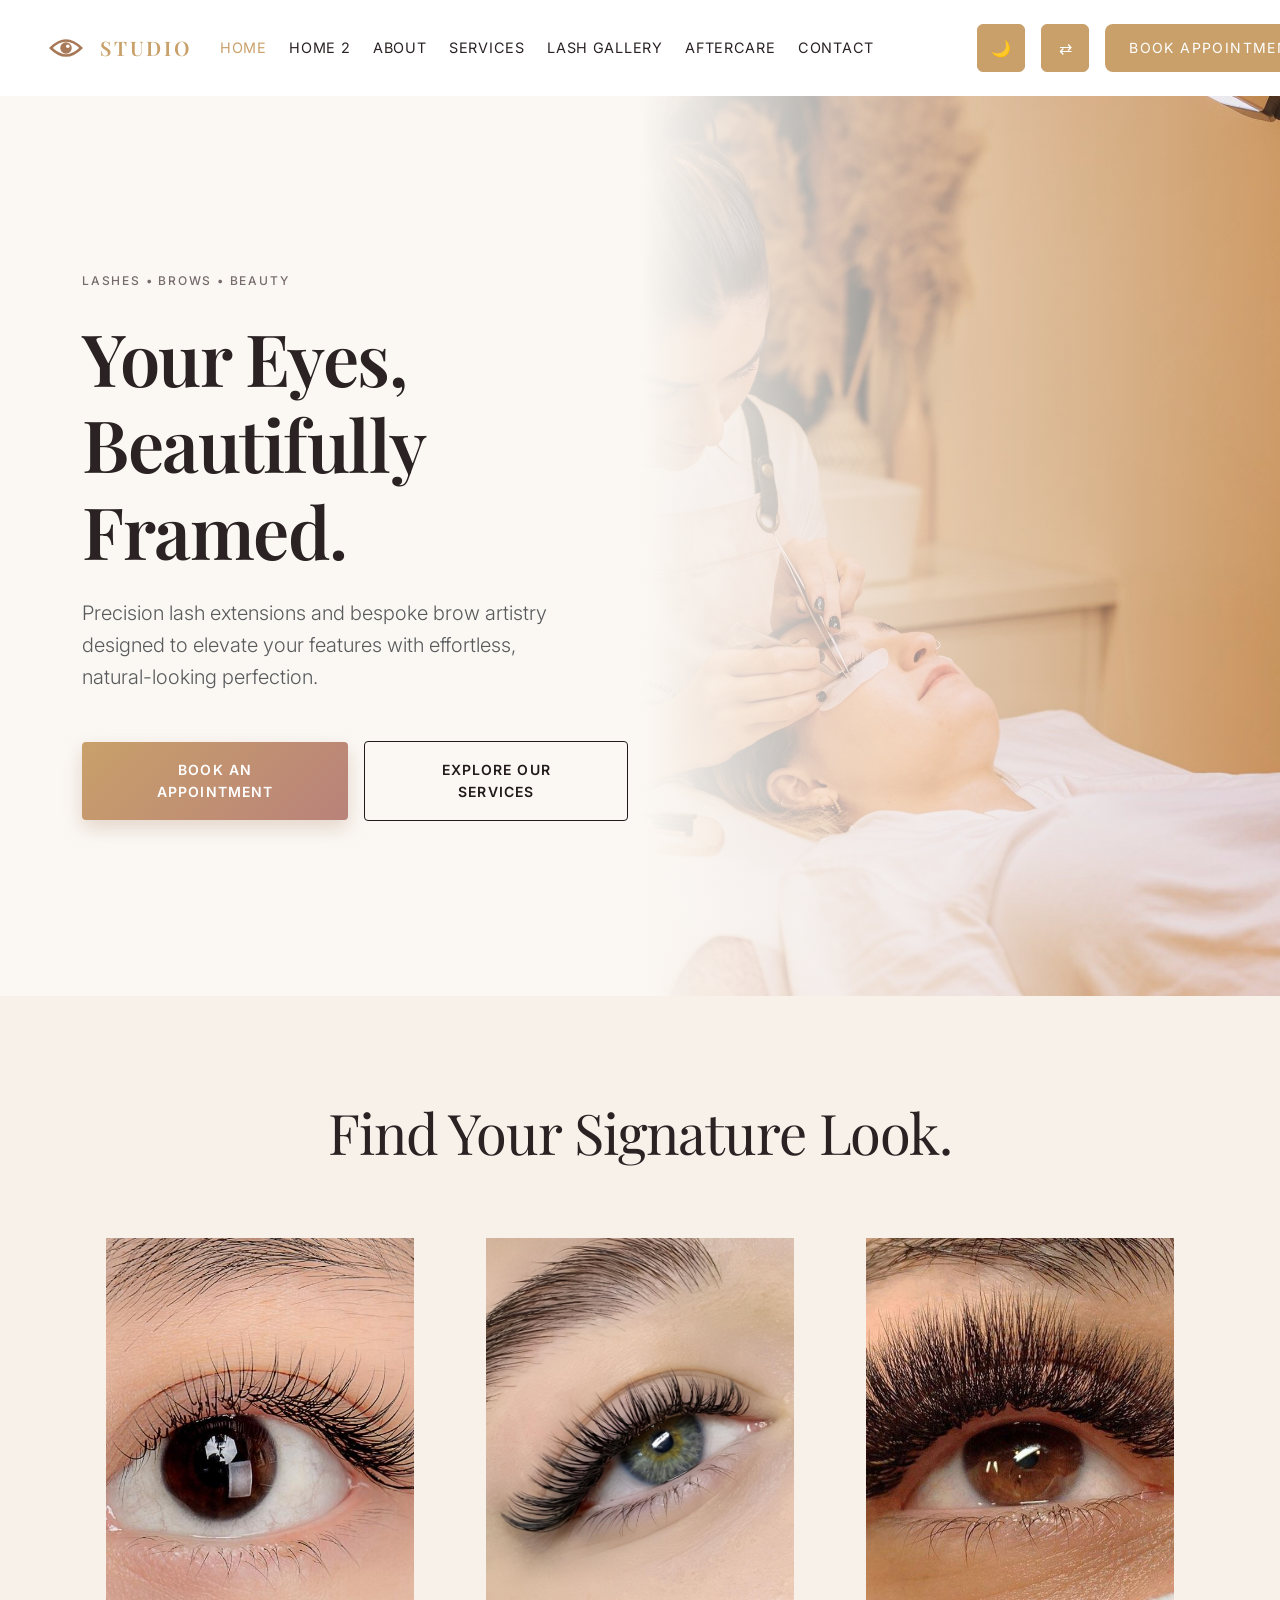
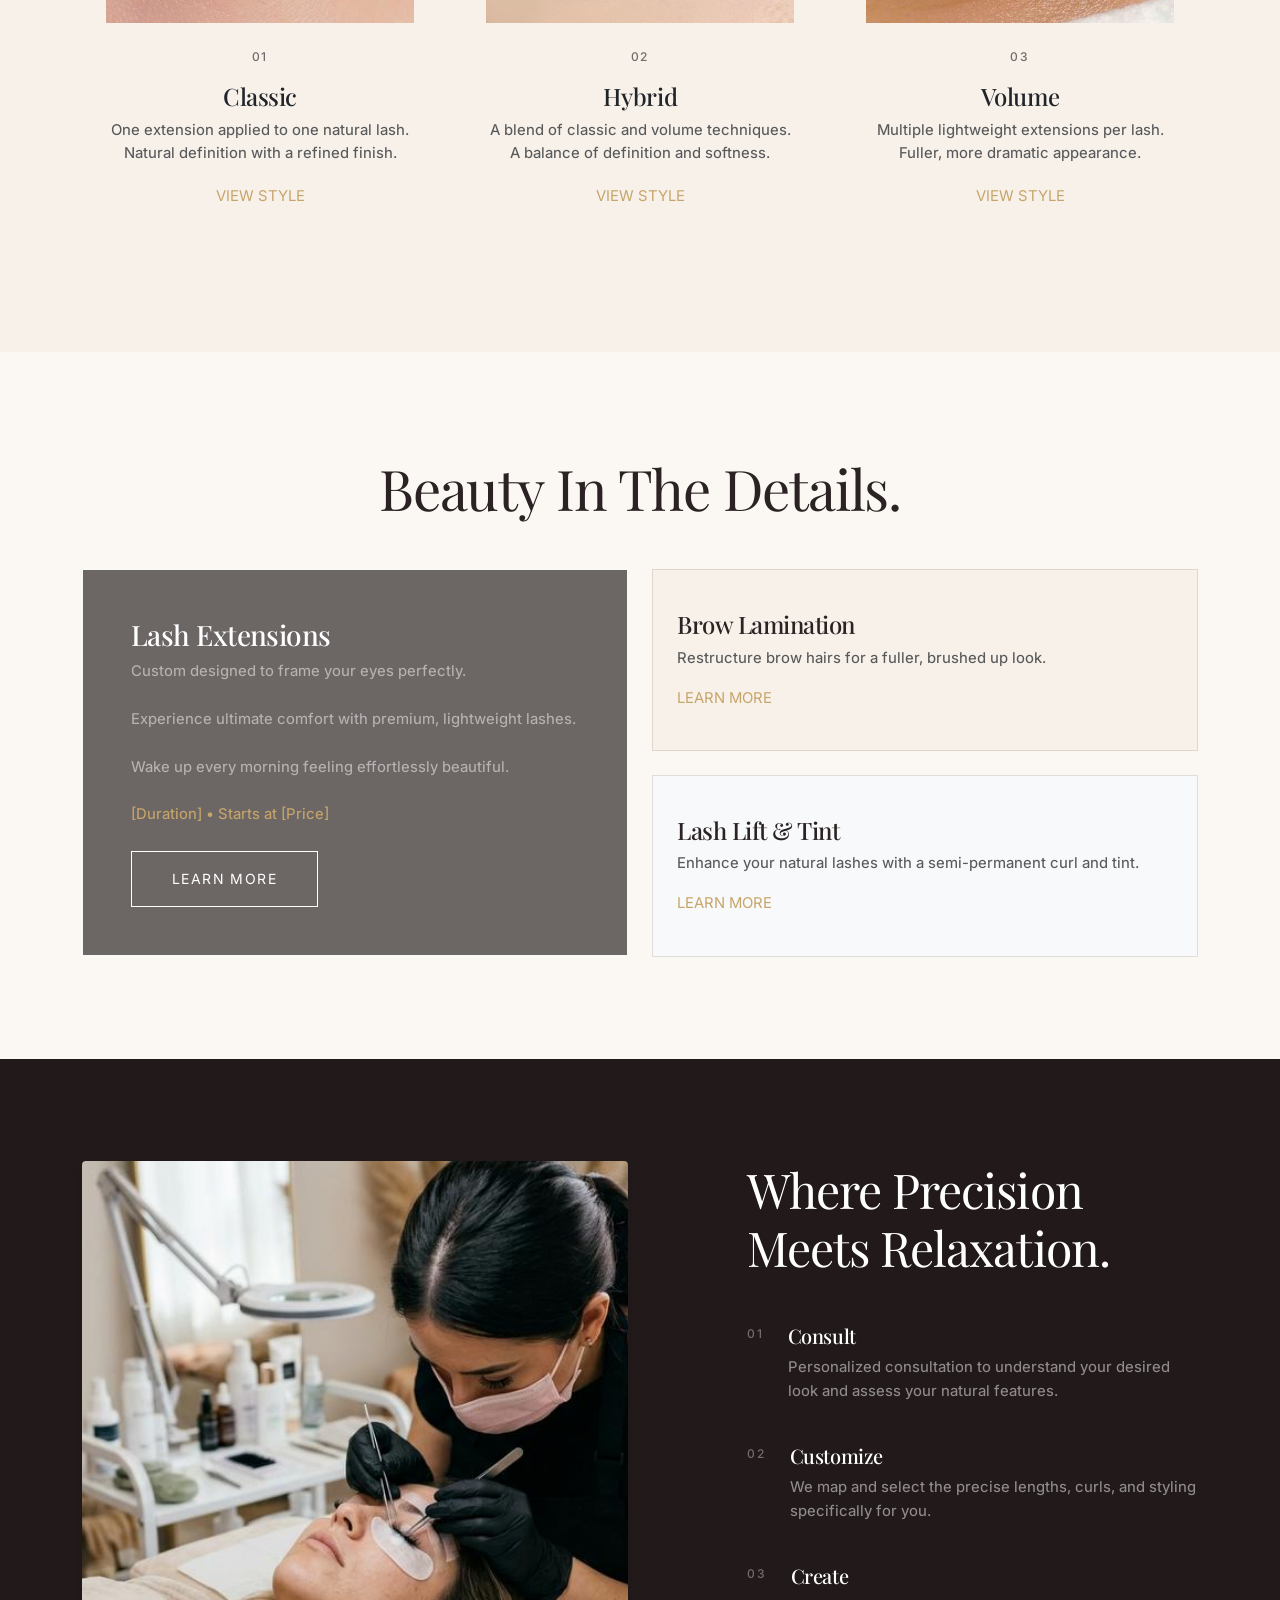
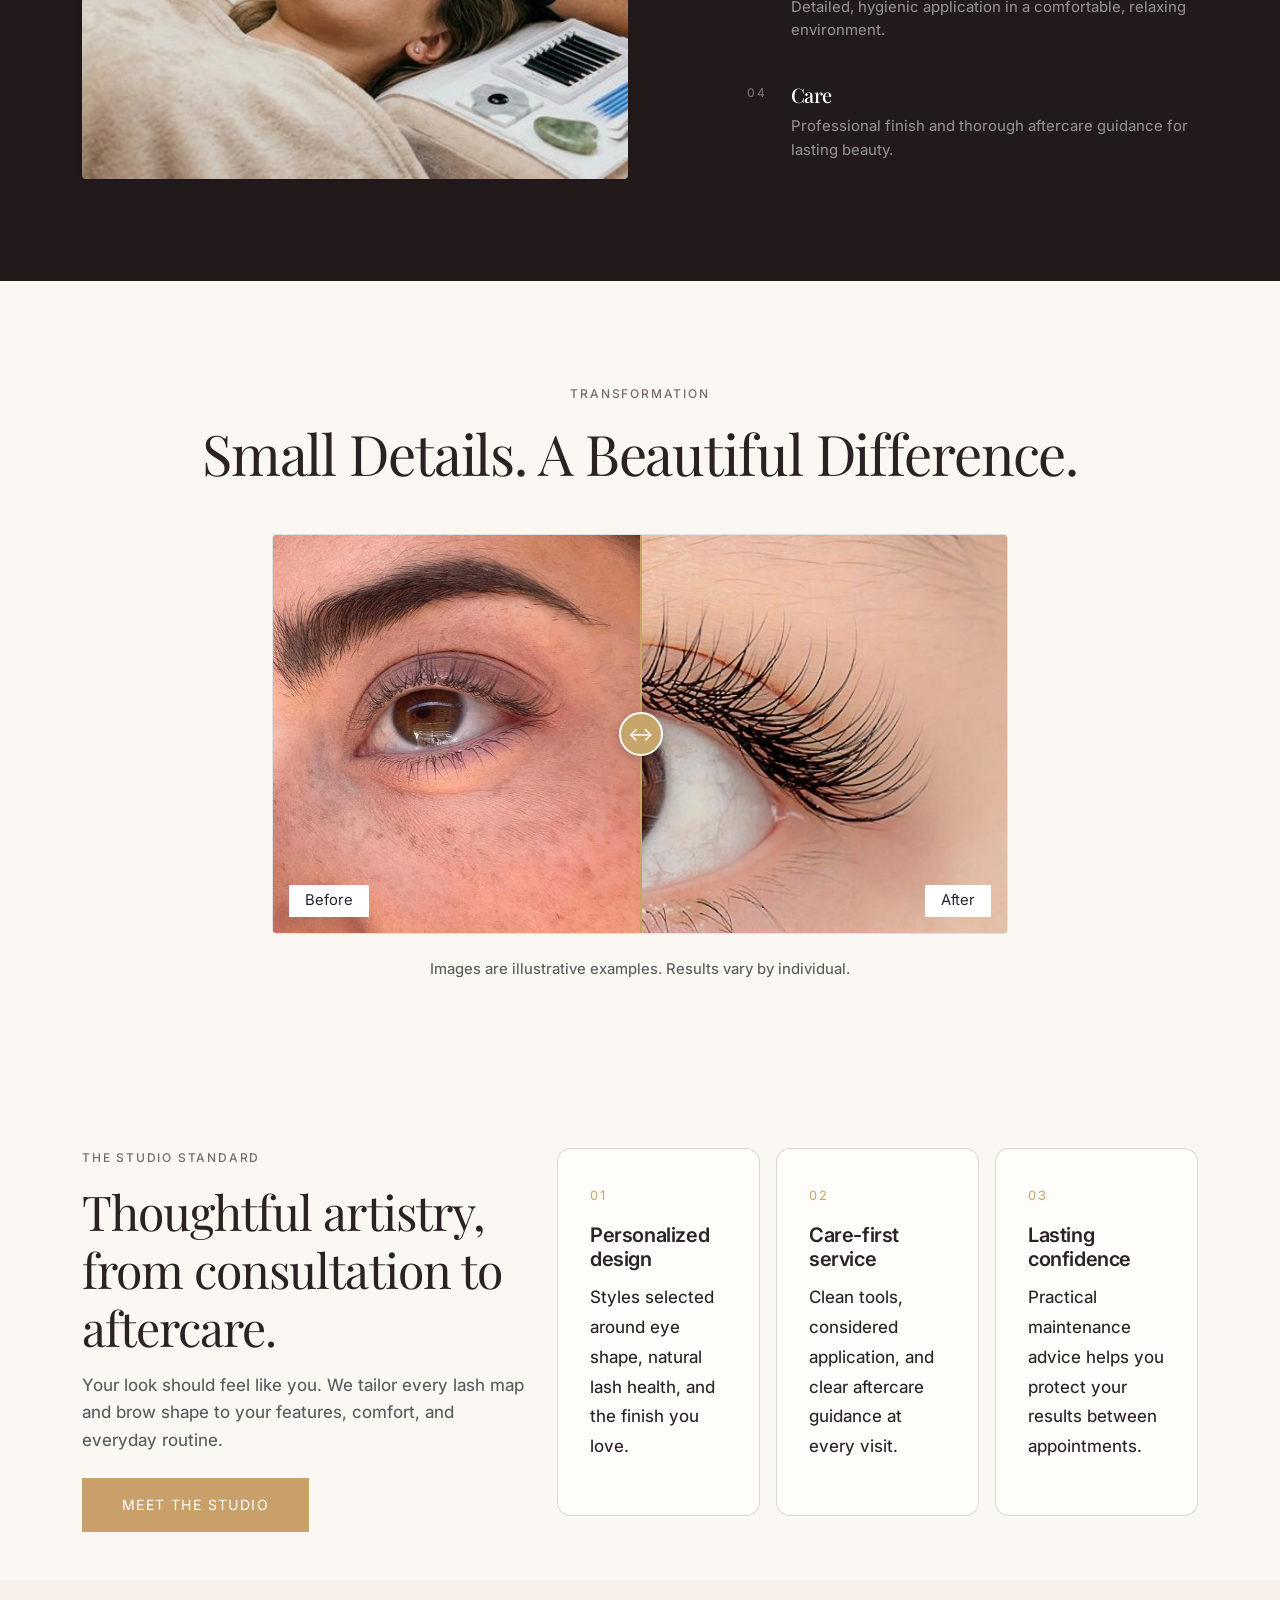
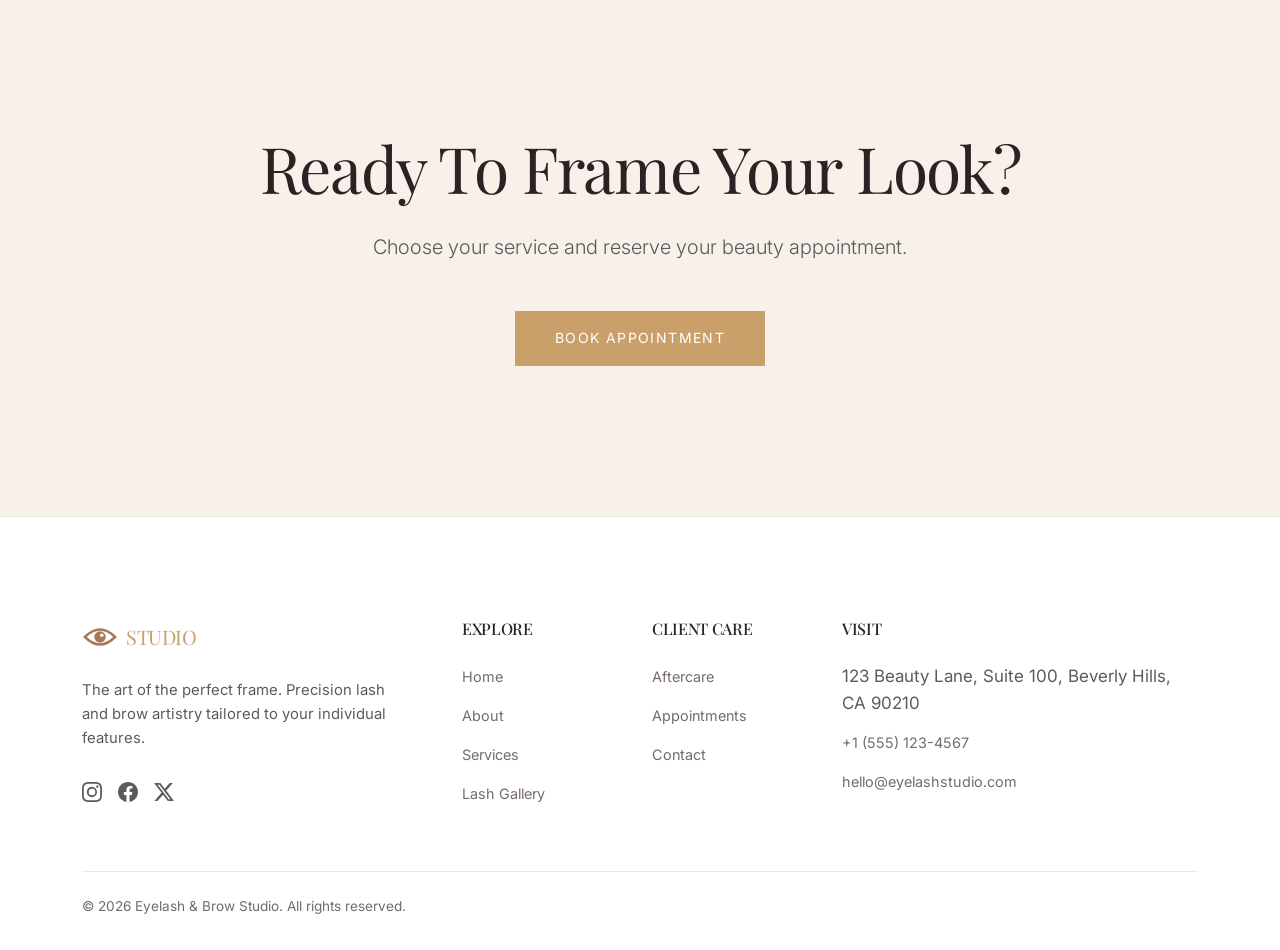
<file: index.html>
<!DOCTYPE html>
<html lang="en">

<head>
    <meta charset="UTF-8">
    <meta name="viewport" content="width=device-width, initial-scale=1.0">
    <title>Eyelash Extension & Brow Studio | Luxury Beauty</title>
    <meta name="description"
        content="Precision lash and brow artistry designed to complement your features with effortless, refined beauty.">
    <!-- Lash/Eye Favicon -->
    <link rel="icon" type="image/svg+xml"
        href="data:image/svg+xml,<svg xmlns='http://www.w3.org/2000/svg' viewBox='0 0 100 100'><text y='.9em' font-size='90'>👁️</text></svg>">

    <!-- Bootstrap 5 CSS CDN -->
    <link href="https://cdn.jsdelivr.net/npm/bootstrap@5.3.2/dist/css/bootstrap.min.css" rel="stylesheet">

    <!-- Custom CSS -->
    <link rel="stylesheet" href="assets/css/style.css">
    <link rel="stylesheet" href="assets/css/dark-mode.css">
    <link rel="stylesheet" href="assets/css/rtl.css">
</head>

<body>

    <!-- Navbar -->
    <nav class="navbar navbar-expand-xl navbar-custom">
        <div class="container-fluid px-4 px-lg-5">

            <!-- Left: Brand (width 33% on XL) -->
            <a class="navbar-brand d-flex align-items-center gap-2 m-0" href="index.html">
                <img src="data:image/svg+xml,%3Csvg xmlns='http://www.w3.org/2000/svg' viewBox='0 0 100 100'%3E%3Cpath d='M8 50 Q50 8 92 50 Q50 92 8 50Z' fill='none' stroke='%23a87958' stroke-width='7'/%3E%3Ccircle cx='50' cy='50' r='16' fill='%23a87958'/%3E%3Ccircle cx='55' cy='45' r='5' fill='%23fff'/%3E%3C/svg%3E"
                    alt="Studio eye mark" width="36" height="36">
                <h2 class="footer-heading mb-0 ms-2">STUDIO</h2>
            </a>
            <button class="navbar-toggler border-0 shadow-none ms-auto d-xl-none" type="button"
                data-bs-toggle="collapse" data-bs-target="#mainNav" aria-controls="mainNav" aria-expanded="false"
                aria-label="Toggle navigation">
                <span class="navbar-toggler-icon"></span>
            </button>

            <!-- Center & Right: Collapse area -->
            <div class="collapse navbar-collapse justify-content-between" id="mainNav">
                <!-- Center: Nav Links -->
                <ul class="navbar-nav mx-auto me-xl-5 pe-xl-5 mb-4 mb-xl-0 align-items-center gap-xl-2 mt-4 mt-xl-0">
                    <li class="nav-item"><a class="nav-link" href="index.html">Home</a></li>
                    <li class="nav-item"><a class="nav-link" href="home-2.html">Home 2</a></li>
                    <li class="nav-item"><a class="nav-link" href="about.html">About</a></li>
                    <li class="nav-item"><a class="nav-link" href="services.html">Services</a></li>
                    <li class="nav-item"><a class="nav-link" href="lash-gallery.html">Lash Gallery</a></li>
                    <li class="nav-item"><a class="nav-link" href="aftercare.html">Aftercare</a></li>
                    <li class="nav-item"><a class="nav-link" href="contact.html">Contact</a></li>
                </ul>

                <!-- Right: Buttons (width 33% on XL, pushed to end) -->
                <div class="d-flex flex-column flex-xl-row align-items-center justify-content-end gap-3 pb-4 pb-xl-0">
                    <div class="d-flex align-items-center gap-3 justify-content-center">
                        <button class="btn d-flex align-items-center justify-content-center rounded"
                            style="width: 48px; height: 48px;" id="theme-toggle" aria-label="Theme">🌙</button>
                        <button class="btn d-flex align-items-center justify-content-center rounded" id="rtl-toggle"
                            style="width: 48px; height: 48px;" aria-label="RTL">⇄</button>
                    </div>
                    <a class="btn-primary text-decoration-none d-flex align-items-center justify-content-center"
                        style="height: 48px; padding: 0 1.5rem;" href="appointment.html">Book Appointment</a>
                </div>
            </div>

        </div>
    </nav>

    <!-- Main Content -->
    <main>
        <!-- 1. Hero Section -->
        <section
            class="section min-vh-100 d-flex align-items-center position-relative overflow-hidden py-5 py-lg-0 mt-5 mt-lg-0"
            style="background-color: var(--bg-body);">
            <div class="container position-relative z-1 pt-5 pt-lg-0">
                <div class="row align-items-center flex-column-reverse flex-lg-row text-center text-lg-start">
                    <div class="col-lg-6 col-md-8 position-relative z-2 mb-4 mb-lg-0 mx-auto mx-lg-0">
                        <span class="eyebrow text-accent mb-4 d-block reveal-on-scroll">LASHES • BROWS • BEAUTY</span>
                        <h1 class="display-2 font-heading mb-4 text-dark-espresso reveal-on-scroll">Your Eyes, Beautifully Framed.</h1>
                        <p class="lead text-muted mb-5 reveal-on-scroll mx-auto mx-lg-0" style="max-width: 500px;">
                            Precision lash extensions and bespoke brow artistry designed to elevate your features with effortless, natural-looking perfection.
                        </p>
                        <div
                            class="d-flex flex-column flex-sm-row justify-content-center justify-content-lg-start gap-3 reveal-on-scroll home-hero-cta-group">
                            <a href="appointment.html" class="btn-primary text-center home-hero-btn-primary">Book an Appointment</a>
                            <a href="services.html" class="btn-outline text-center home-hero-btn-secondary">Explore Our Services</a>
                        </div>
                    </div>
                    <div class="col-lg-6 d-block d-lg-none mt-4">
                        <img src="assets/images/home1-hero.jpg" alt="Hero" class="img-fluid rounded shadow-sm w-100">
                    </div>
                </div>
            </div>
            <!-- Portrait -->
            <div class="hero-image position-absolute top-0 end-0 h-100 w-50 d-none d-lg-block z-0"
                style="background: url('assets/images/home1-hero.jpg') no-repeat center center/cover;">
                <div class="hero-gradient position-absolute top-0 start-0 w-100 h-100"
                    style="background: linear-gradient(90deg, var(--bg-body) 0%, transparent 100%);"></div>
            </div>
        </section>

        <!-- 2. Signature Lash Styles -->
        <section class="section bg-cream">
            <div class="container">
                <div class="text-center mb-5 reveal-on-scroll">
                    <h2 class="display-4 font-heading text-dark-espresso">Find Your Signature Look.</h2>
                </div>
                <div class="row g-4 align-items-stretch">
                    <div class="col-md-4 reveal-on-scroll">
                        <div class="card border-0 bg-transparent signature-card p-4 h-100">
                            <img src="assets/images/classic.jpg" class="card-img-top rounded-0 w-100 object-fit-cover"
                                alt="Classic Lashes" style="aspect-ratio: 4/5;">
                            <div class="card-body px-0 pt-4 text-center">
                                <span class="eyebrow">01</span>
                                <h3 class="h4 font-heading">Classic</h3>
                                <p class="text-muted small">One extension applied to one natural lash. Natural
                                    definition with a refined finish.</p>
                                <div class="text-center mt-2">
                                    <a href="lash-gallery.html"
                                        class="text-accent text-uppercase small text-decoration-none letter-spacing-1 hover-secondary d-inline-block">View Style</a>
                                </div>
                            </div>
                        </div>
                    </div>
                    <div class="col-md-4 reveal-on-scroll">
                        <div class="card border-0 bg-transparent signature-card p-4 h-100">
                            <img src="assets/images/hybrid.jpg" class="card-img-top rounded-0 w-100 object-fit-cover"
                                alt="Hybrid Lashes" style="aspect-ratio: 4/5;">
                            <div class="card-body px-0 pt-4 text-center">
                                <span class="eyebrow">02</span>
                                <h3 class="h4 font-heading">Hybrid</h3>
                                <p class="text-muted small">A blend of classic and volume techniques. A balance of
                                    definition and softness.</p>
                                <div class="text-center mt-2">
                                    <a href="lash-gallery.html"
                                        class="text-accent text-uppercase small text-decoration-none letter-spacing-1 hover-secondary d-inline-block">View Style</a>
                                </div>
                            </div>
                        </div>
                    </div>
                    <div class="col-md-4 reveal-on-scroll">
                        <div class="card border-0 bg-transparent signature-card p-4 h-100">
                            <img src="assets/images/volume.jpg" class="card-img-top rounded-0 w-100 object-fit-cover"
                                alt="Volume Lashes" style="aspect-ratio: 4/5;">
                            <div class="card-body px-0 pt-4 text-center">
                                <span class="eyebrow">03</span>
                                <h3 class="h4 font-heading">Volume</h3>
                                <p class="text-muted small">Multiple lightweight extensions per lash. Fuller, more
                                    dramatic appearance.</p>
                                <div class="text-center mt-2">
                                    <a href="lash-gallery.html"
                                        class="text-accent text-uppercase small text-decoration-none letter-spacing-1 hover-secondary d-inline-block">View Style</a>
                                </div>
                            </div>
                        </div>
                    </div>
                </div>
            </div>
        </section>

        <!-- 3. Services -->
        <section class="section">
            <div class="container">
                <div class="text-center mb-5 reveal-on-scroll">
                    <h2 class="display-4 font-heading text-dark-espresso">Beauty In The Details.</h2>
                </div>
                <div class="row g-4 beauty-details-row">
                    <div class="col-md-6 reveal-on-scroll">
                        <div class="beauty-details-card beauty-details-card-hero p-5 border border-light h-100 transition-base hover-shadow"
                            style="background: url('https://images.unsplash.com/photo-1522337360788-8b13fee7a3af?auto=format&fit=crop&q=80') no-repeat center center/cover; position: relative;">
                            <div class="hero-gradient position-absolute top-0 start-0 w-100 h-100 beauty-details-overlay"
                                style="background-color: rgba(33,25,26,0.65);"></div>
                            <div class="position-relative z-1 text-white beauty-details-content">
                                <h3 class="h3 font-heading text-white">Lash Extensions</h3>
                                <p class="small mb-4 text-white-50 beauty-details-desc">Custom designed to frame your eyes perfectly.</p>
                                <p class="small mb-4 text-white-50 beauty-details-desc">Experience ultimate comfort with premium,
                                    lightweight lashes.</p>
                                <p class="small mb-4 text-white-50 beauty-details-desc">Wake up every morning feeling effortlessly
                                    beautiful.</p>
                                <p class="small text-accent mb-4 beauty-details-meta">[Duration] • Starts at [Price]</p>
                                <a href="services.html"
                                    class="btn-outline text-white border-white text-center hover-secondary beauty-details-cta">Learn
                                    More</a>
                            </div>
                        </div>
                    </div>
                    <div class="col-md-6 reveal-on-scroll">
                        <div class="d-flex flex-column gap-4 h-100">
                            <div
                                class="beauty-details-card beauty-details-card-side p-4 border border-light transition-base hover-shadow bg-cream d-flex flex-column justify-content-center flex-grow-1">
                                <h3 class="h4 font-heading">Brow Lamination</h3>
                                <p class="text-muted small">Restructure brow hairs for a fuller, brushed up look.
                                </p>
                                <a href="services.html"
                                    class="text-accent text-uppercase small text-decoration-none letter-spacing-1 hover-secondary">Learn
                                    More</a>
                            </div>
                            <div
                                class="beauty-details-card beauty-details-card-side p-4 border border-light transition-base hover-shadow bg-light d-flex flex-column justify-content-center flex-grow-1">
                                <h3 class="h4 font-heading">Lash Lift & Tint</h3>
                                <p class="text-muted small">Enhance your natural lashes with a semi-permanent curl
                                    and tint.</p>
                                <a href="services.html"
                                    class="text-accent text-uppercase small text-decoration-none letter-spacing-1 hover-secondary">Learn
                                    More</a>
                            </div>
                        </div>
                    </div>
                </div>
            </div>
        </section>

        <!-- 4. The Studio Experience -->
        <section class="section bg-dark-espresso text-white">
            <div class="container">
                <div class="row">
                    <div class="col-lg-6 mb-5 mb-lg-0 reveal-on-scroll">
                        <img src="assets/images/precision.jpg" alt="Studio Interior"
                            class="img-fluid rounded-1 w-100 h-100 object-fit-cover shadow-sm">
                    </div>
                    <div class="col-lg-5 offset-lg-1 reveal-on-scroll">
                        <h2 class="display-5 font-heading text-white mb-5">Where Precision Meets Relaxation.</h2>

                        <div class="d-flex mb-4">
                            <div class="me-4"><span class="eyebrow text-accent mb-0">01</span></div>
                            <div>
                                <h4 class="h5 font-heading text-white">Consult</h4>
                                <p class="text-white-50 small">Personalized consultation to understand your desired look
                                    and assess your natural features.</p>
                            </div>
                        </div>

                        <div class="d-flex mb-4">
                            <div class="me-4"><span class="eyebrow text-accent mb-0">02</span></div>
                            <div>
                                <h4 class="h5 font-heading text-white">Customize</h4>
                                <p class="text-white-50 small">We map and select the precise lengths, curls, and styling
                                    specifically for you.</p>
                            </div>
                        </div>

                        <div class="d-flex mb-4">
                            <div class="me-4"><span class="eyebrow text-accent mb-0">03</span></div>
                            <div>
                                <h4 class="h5 font-heading text-white">Create</h4>
                                <p class="text-white-50 small">Detailed, hygienic application in a comfortable, relaxing
                                    environment.</p>
                            </div>
                        </div>

                        <div class="d-flex">
                            <div class="me-4"><span class="eyebrow text-accent mb-0">04</span></div>
                            <div>
                                <h4 class="h5 font-heading text-white">Care</h4>
                                <p class="text-white-50 small">Professional finish and thorough aftercare guidance for
                                    lasting beauty.</p>
                            </div>
                        </div>
                    </div>
                </div>
            </div>
        </section>

        <!-- 5. Before & After / Beauty Transformation -->
        <section class="section">
            <div class="container text-center reveal-on-scroll">
                <span class="eyebrow text-accent mb-3 d-block">TRANSFORMATION</span>
                <h2 class="display-4 font-heading text-dark-espresso mb-5">Small Details. A Beautiful Difference.</h2>

                <div class="row justify-content-center">
                    <div class="col-lg-8">
                        <!-- Simplified representation of a slider for demo purposes -->
                        <div class="position-relative overflow-hidden rounded-1 border"
                            style="height: 400px; background: #eee;">
                            <div id="transformationBefore" class="position-absolute top-0 start-0 h-100"
                                style="width:50%; background: url('assets/images/before.jpg') center/cover;">
                                <div
                                    class="position-absolute bottom-0 start-0 m-3 px-3 py-1 bg-white text-dark small font-heading">
                                    Before</div>
                            </div>
                            <div id="transformationAfter" class="position-absolute top-0 end-0 w-100 h-100"
                                style="background: url('assets/images/after.jpg') center/cover;">
                                <div
                                    class="position-absolute bottom-0 end-0 m-3 px-3 py-1 bg-white text-dark small font-heading">
                                    After</div>
                            </div>
                            <div id="transformationDivider" class="transformation-divider position-absolute top-0 h-100"
                                style="left:50%; width:2px; background:var(--accent);">
                                <div class="transformation-handle position-absolute top-50 start-50 translate-middle rounded-circle text-white d-flex align-items-center justify-content-center"
                                    aria-hidden="true">↔</div>
                            </div>
                            <label class="visually-hidden" for="transformationRange">Compare before and after results</label>
                            <input id="transformationRange" class="transformation-range" type="range" min="10" max="90" value="50" aria-label="Compare before and after results">
                        </div>
                        <p class="text-muted small mt-4">Images are illustrative examples. Results vary by individual.
                        </p>
                    </div>
                </div>
            </div>
        </section>

        <!-- 6. Appointment CTA -->
        <section class="studio-proof-section section py-5"><div class="container"><div class="row g-4 align-items-stretch"><div class="col-lg-5"><span class="eyebrow text-accent">THE STUDIO STANDARD</span><h2 class="display-5 font-heading mt-3">Thoughtful artistry, from consultation to aftercare.</h2><p class="text-muted">Your look should feel like you. We tailor every lash map and brow shape to your features, comfort, and everyday routine.</p><a class="btn-primary d-inline-block mt-2" href="about.html">Meet the Studio</a></div><div class="col-lg-7"><div class="row g-3 h-100"><div class="col-sm-4"><article class="studio-value-card h-100"><span>01</span><h3>Personalized design</h3><p>Styles selected around eye shape, natural lash health, and the finish you love.</p></article></div><div class="col-sm-4"><article class="studio-value-card h-100"><span>02</span><h3>Care-first service</h3><p>Clean tools, considered application, and clear aftercare guidance at every visit.</p></article></div><div class="col-sm-4"><article class="studio-value-card h-100"><span>03</span><h3>Lasting confidence</h3><p>Practical maintenance advice helps you protect your results between appointments.</p></article></div></div></div></div></div></section>
<section class="section bg-cream text-center reveal-on-scroll">
            <div class="container py-5">
                <h2 class="display-3 font-heading text-dark-espresso mb-4">Ready To Frame Your Look?</h2>
                <p class="lead text-muted mb-5 mx-auto" style="max-width: 600px;">
                    Choose your service and reserve your beauty appointment.
                </p>
                <div class="d-flex justify-content-center gap-3">
                    <a href="appointment.html" class="btn-primary">Book Appointment</a>

                </div>
            </div>
        </section>

    </main>

    <!-- Footer -->
    


<footer class="site-footer">
        <div class="container">
            <div class="row g-4">
                <div class="col-12 col-md-6 col-lg-4 pe-lg-5">
                    <a href="index.html"
                        class="text-decoration-none text-dark-espresso d-inline-flex align-items-center gap-2 mb-4">
                        <img src="data:image/svg+xml,%3Csvg xmlns='http://www.w3.org/2000/svg' viewBox='0 0 100 100'%3E%3Cpath d='M8 50 Q50 8 92 50 Q50 92 8 50Z' fill='none' stroke='%23a87958' stroke-width='7'/%3E%3Ccircle cx='50' cy='50' r='16' fill='%23a87958'/%3E%3Ccircle cx='55' cy='45' r='5' fill='%23fff'/%3E%3C/svg%3E"
                            alt="Studio eye mark" width="36" height="36">
                        <h2 class="footer-heading mb-0">STUDIO</h2>
                    </a>
                    <p class="text-muted small mb-4">The art of the perfect frame. Precision lash and brow artistry
                        tailored to your individual features.</p>
                    <div class="d-flex gap-3 mt-4">
                        <a href="#" class="text-muted social-icon-hover fs-5"><svg xmlns="http://www.w3.org/2000/svg"
                                width="20" height="20" fill="currentColor" class="bi bi-instagram" viewBox="0 0 16 16">
                                <path
                                    d="M8 0C5.829 0 5.556.01 4.703.048 3.85.088 3.269.222 2.76.42a3.917 3.917 0 0 0-1.417.923A3.927 3.927 0 0 0 .42 2.76C.222 3.268.087 3.85.048 4.7.01 5.555 0 5.827 0 8.001c0 2.172.01 2.444.048 3.297.04.852.174 1.433.372 1.942.205.526.478.972.923 1.417.444.445.89.719 1.416.923.51.198 1.09.333 1.942.372C5.555 15.99 5.827 16 8 16s2.444-.01 3.298-.048c.851-.04 1.434-.174 1.943-.372a3.916 3.916 0 0 0 1.416-.923c.445-.445.718-.891.923-1.417.197-.509.332-1.09.372-1.942C15.99 10.445 16 10.173 16 8s-.01-2.445-.048-3.299c-.04-.851-.175-1.433-.372-1.941a3.926 3.926 0 0 0-.923-1.417A3.911 3.911 0 0 0 13.24.42c-.51-.198-1.092-.333-1.943-.372C10.443.01 10.172 0 7.998 0h.003zm-.717 1.442h.718c2.136 0 2.389.007 3.232.046.78.035 1.204.166 1.486.275.373.145.64.319.92.599.28.28.453.546.598.92.11.281.24.705.275 1.485.039.843.047 1.096.047 3.231s-.008 2.389-.047 3.232c-.035.78-.166 1.203-.275 1.485a2.47 2.47 0 0 1-.599.919c-.28.28-.546.453-.92.598-.28.11-.704.24-1.485.276-.843.038-1.096.047-3.232.047s-2.39-.009-3.233-.047c-.78-.036-1.203-.166-1.485-.276a2.478 2.478 0 0 1-.92-.598 2.48 2.48 0 0 1-.6-.92c-.109-.281-.24-.705-.275-1.485-.038-.843-.046-1.096-.046-3.233 0-2.136.008-2.388.046-3.231.036-.78.166-1.204.276-1.486.145-.373.319-.64.599-.92.28-.28.546-.453.92-.598.282-.11.705-.24 1.485-.276.738-.034 1.024-.044 2.515-.045v.002zm4.988 1.328a.96.96 0 1 0 0 1.92.96.96 0 0 0 0-1.92zm-4.27 1.122a4.109 4.109 0 1 0 0 8.217 4.109 4.109 0 0 0 0-8.217zm0 1.441a2.667 2.667 0 1 1 0 5.334 2.667 2.667 0 0 1 0-5.334z" />
                            </svg></a>
                        <a href="#" class="text-muted social-icon-hover fs-5"><svg xmlns="http://www.w3.org/2000/svg"
                                width="20" height="20" fill="currentColor" class="bi bi-facebook" viewBox="0 0 16 16">
                                <path
                                    d="M16 8.049c0-4.446-3.582-8.05-8-8.05C3.58 0-.002 3.603-.002 8.05c0 4.017 2.926 7.347 6.75 7.951v-5.625h-2.03V8.05H6.75V6.275c0-2.017 1.195-3.131 3.022-3.131.876 0 1.791.157 1.791.157v1.98h-1.009c-.993 0-1.303.621-1.303 1.258v1.51h2.218l-.354 2.326H9.25V16c3.824-.604 6.75-3.934 6.75-7.951z" />
                            </svg></a>
                        <a href="#" class="text-muted social-icon-hover fs-5"><svg xmlns="http://www.w3.org/2000/svg"
                                width="20" height="20" fill="currentColor" class="bi bi-twitter-x" viewBox="0 0 16 16">
                                <path
                                    d="M12.6.75h2.454l-5.36 6.142L16 15.25h-4.937l-3.867-5.07-4.425 5.07H.316l5.733-6.57L0 .75h5.063l3.495 4.633L12.601.75Zm-.86 13.028h1.36L4.323 2.145H2.865l8.875 11.633Z" />
                            </svg></a>
                    </div>
                </div>
                <div class="col-12 col-md-6 col-lg-2">
                    <h3 class="h6 text-uppercase letter-spacing-1 mb-4">Explore</h3>
                    <ul class="footer-links">
                        <li><a href="index.html">Home</a></li>
                        <li><a href="about.html">About</a></li>
                        <li><a href="services.html">Services</a></li>
                        <li><a href="lash-gallery.html">Lash Gallery</a></li>

                    </ul>
                </div>
                <div class="col-12 col-md-6 col-lg-2">
                    <h3 class="h6 text-uppercase letter-spacing-1 mb-4">Client Care</h3>
                    <ul class="footer-links">
                        <li><a href="aftercare.html">Aftercare</a></li>

                        <li><a href="appointment.html">Appointments</a></li>
                        <li><a href="contact.html">Contact</a></li>
                    </ul>
                </div>
                <div class="col-12 col-md-6 col-lg-4">
                    <h3 class="h6 text-uppercase letter-spacing-1 mb-4">Visit</h3>
                    <ul class="footer-links">
                        <li><span class="text-muted">123 Beauty Lane, Suite 100, Beverly Hills, CA 90210</span></li>
                        <li><a href="tel:+15551234567">+1 (555) 123-4567</a></li>
                        <li><a href="mailto:hello@eyelashstudio.com">hello@eyelashstudio.com</a></li>
                    </ul>
                </div>
            </div>
            <div class="footer-bottom mt-5 pt-4">
                <p class="mb-0">&copy; 2026 Eyelash & Brow Studio. All rights reserved.</p>

            </div>
        </div>
    </footer>

    <!-- Scroll to Top Button -->
    <button id="scrollTopBtn" class="scroll-top-btn" aria-label="Scroll to top">
        <svg xmlns="http://www.w3.org/2000/svg" width="20" height="20" fill="currentColor" class="bi bi-chevron-up"
            viewBox="0 0 16 16">
            <path fill-rule="evenodd"
                d="M7.646 4.646a.5.5 0 0 1 .708 0l6 6a.5.5 0 0 1-.708.708L8 5.707l-5.646 5.647a.5.5 0 0 1-.708-.708l6-6z" />
        </svg>
    </button>

    <!-- Bootstrap JS Bundle -->
    <script src="https://cdn.jsdelivr.net/npm/bootstrap@5.3.2/dist/js/bootstrap.bundle.min.js"></script>
    <script src="assets/js/main.js"></script>
</body>

</html>
</file>
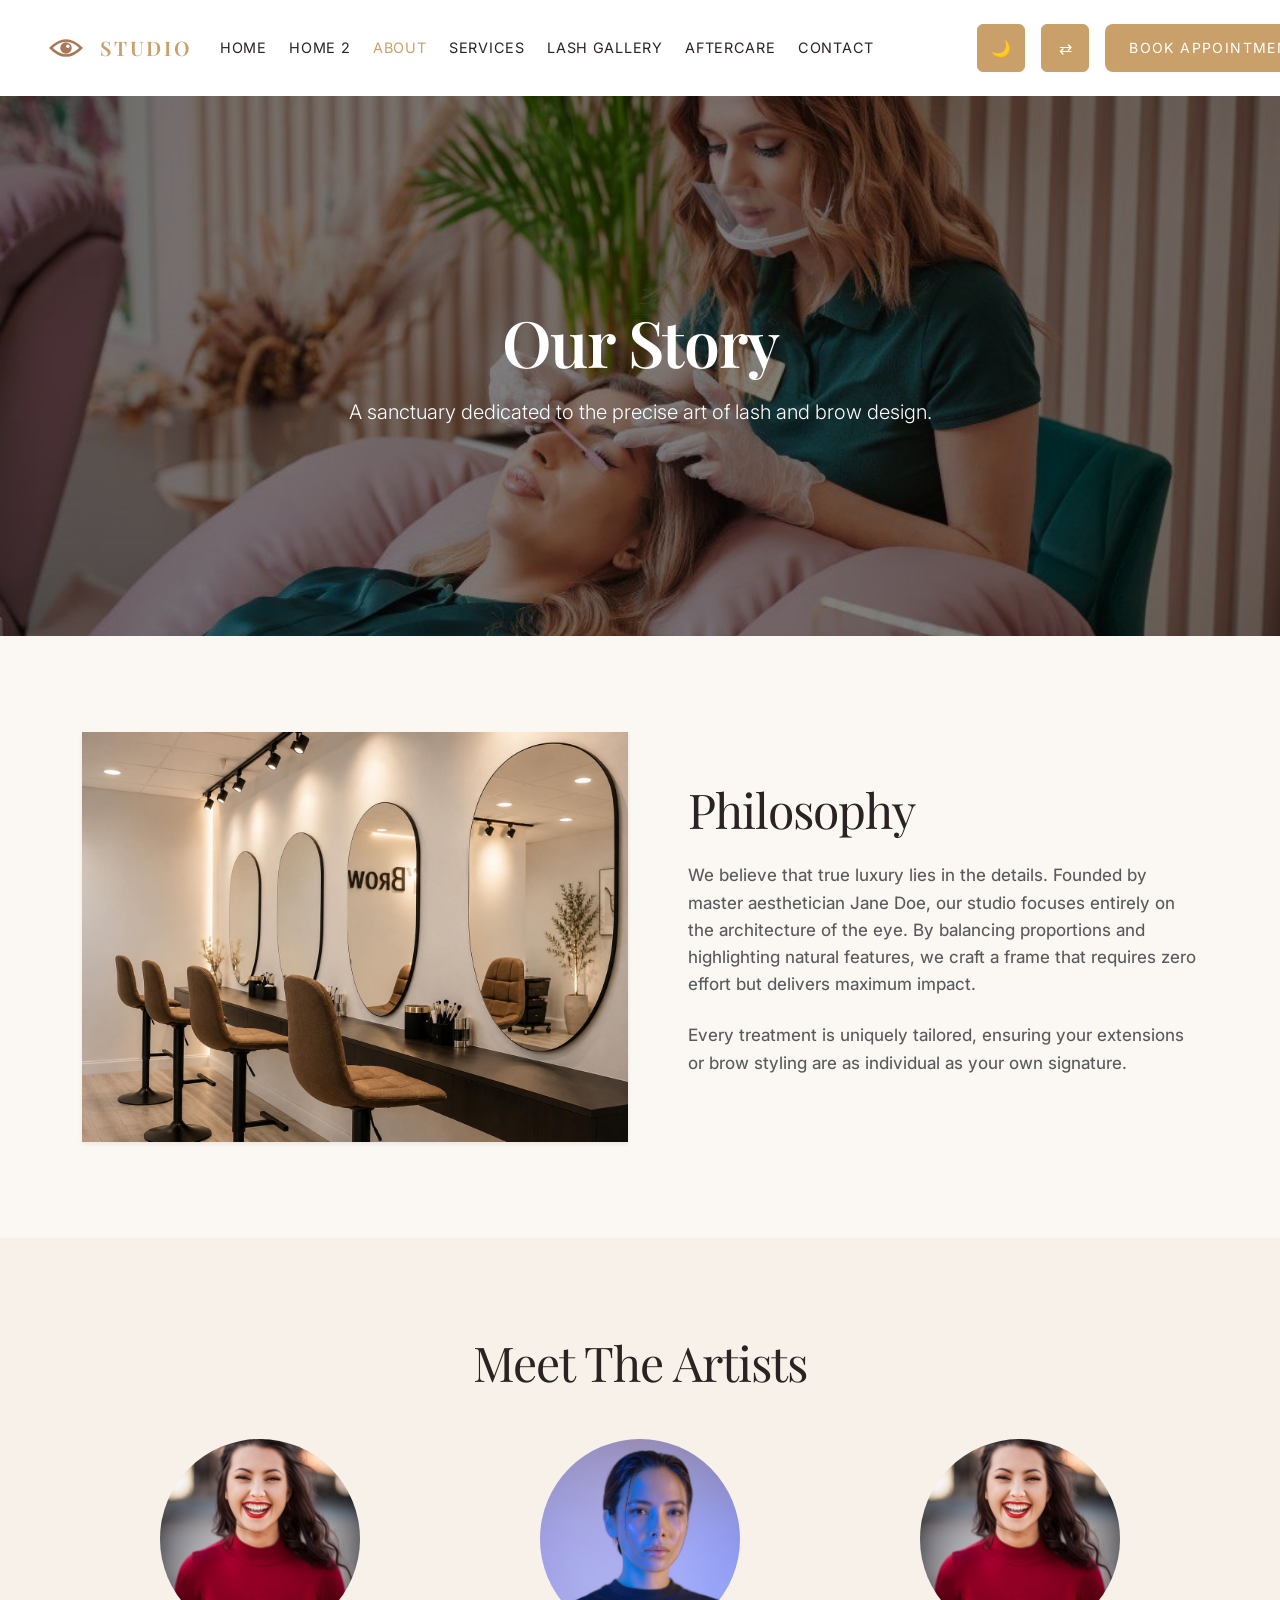
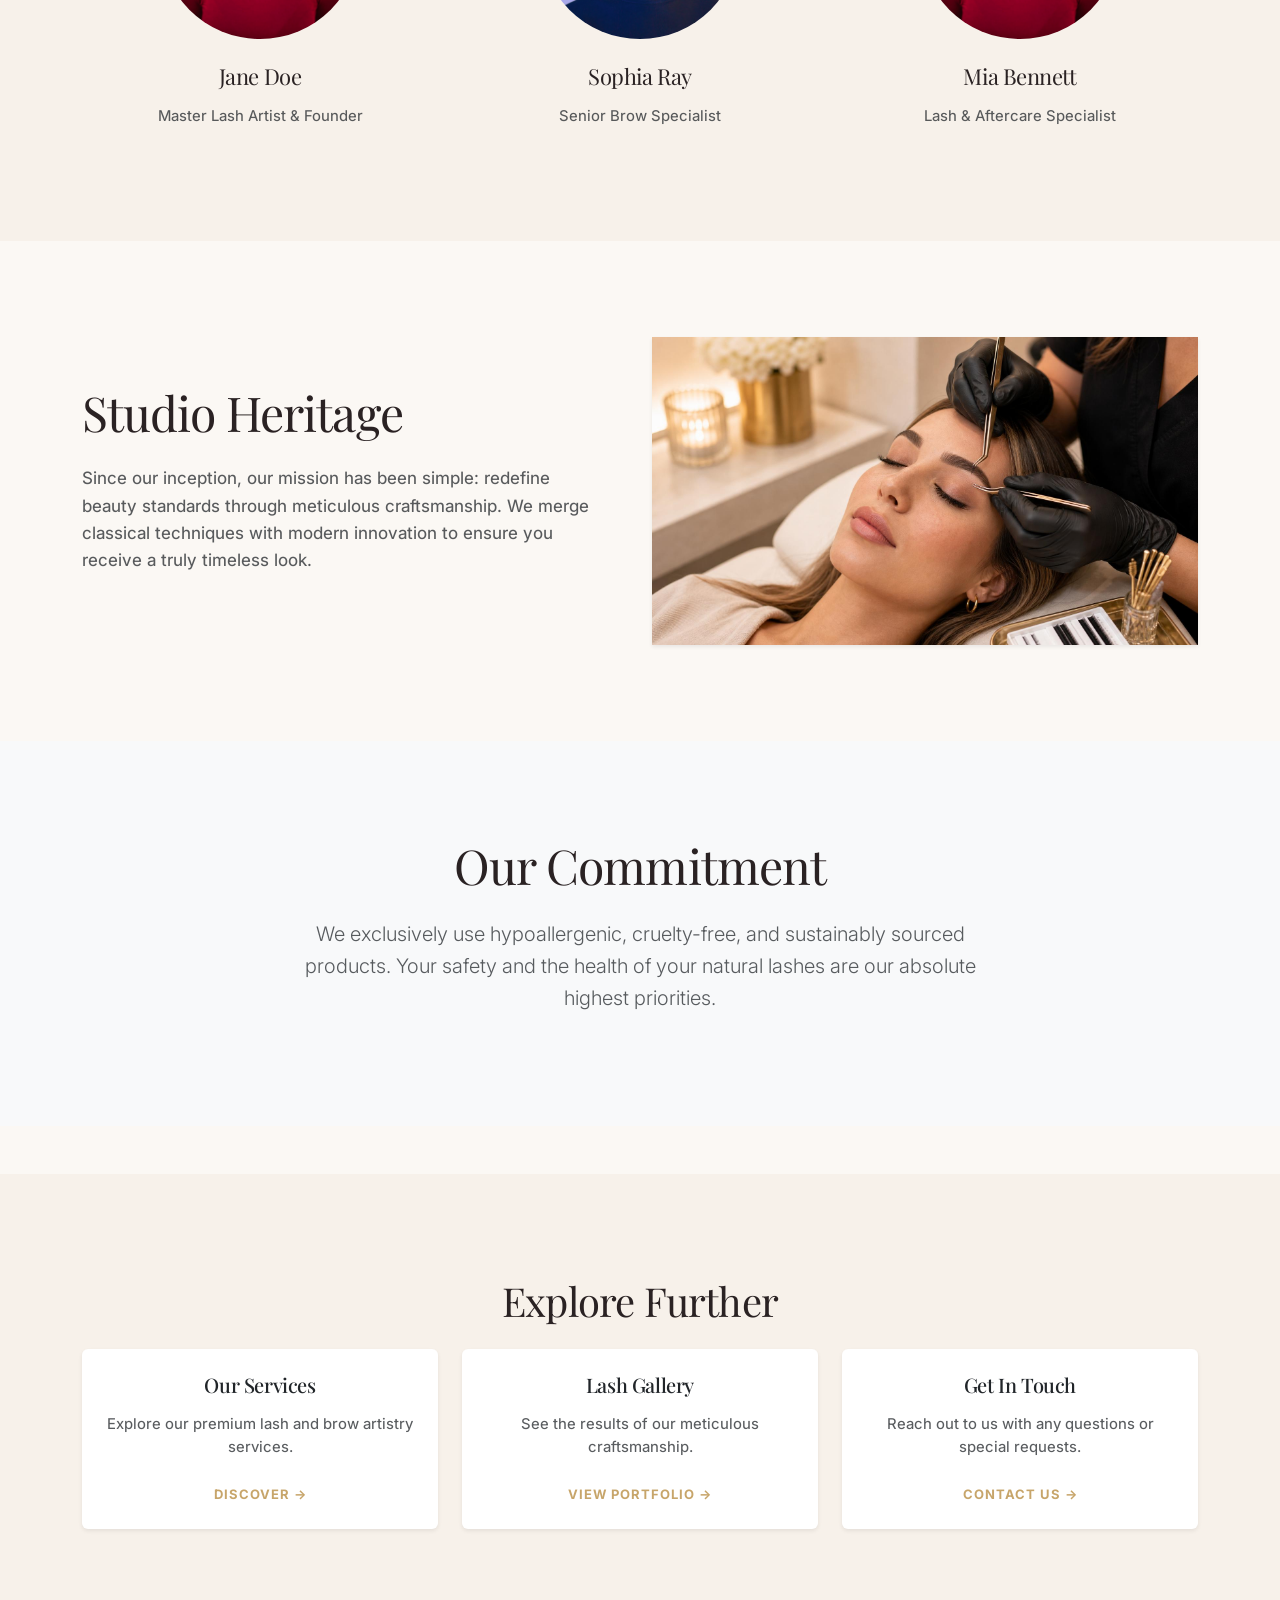
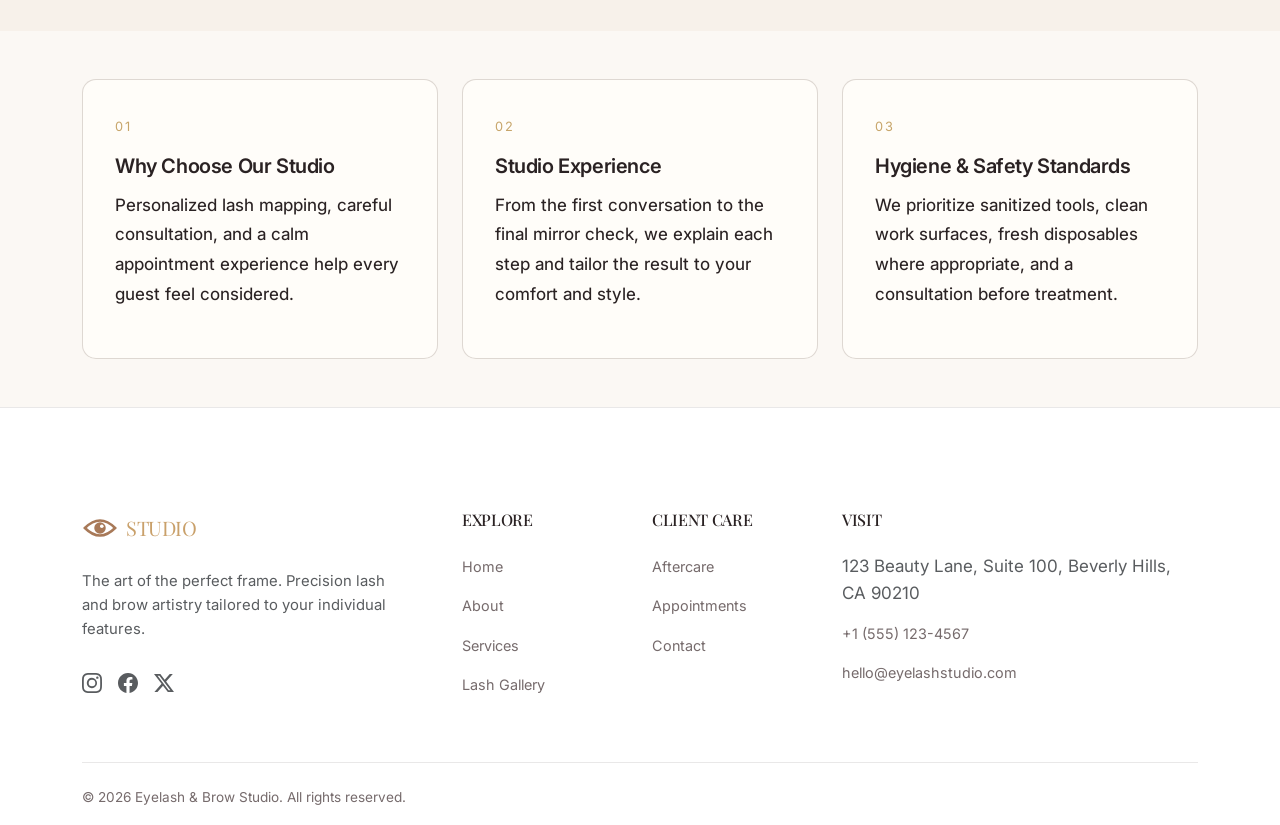
<file: about.html>
<!DOCTYPE html>
<html lang="en">

<head>
    <meta charset="UTF-8">
    <meta name="viewport" content="width=device-width, initial-scale=1.0">
    <title>Eyelash Extension & Brow Studio | Luxury Beauty</title>
    <meta name="description" content="Precision lash and brow artistry.">
    <link rel="icon" type="image/svg+xml"
        href="data:image/svg+xml,<svg xmlns='http://www.w3.org/2000/svg' viewBox='0 0 100 100'><text y='.9em' font-size='90'>👁️</text></svg>">
    <link href="https://cdn.jsdelivr.net/npm/bootstrap@5.3.2/dist/css/bootstrap.min.css" rel="stylesheet">
    <link rel="stylesheet" href="assets/css/style.css">
    <link rel="stylesheet" href="assets/css/dark-mode.css">
    <link rel="stylesheet" href="assets/css/rtl.css">
</head>

<body>
        <nav class="navbar navbar-expand-xl navbar-custom">
        <div class="container-fluid px-4 px-lg-5">
            
            <!-- Left: Brand (width 33% on XL) -->
            <a class="navbar-brand d-flex align-items-center gap-2 m-0" href="index.html">
                    <img src="data:image/svg+xml,%3Csvg xmlns='http://www.w3.org/2000/svg' viewBox='0 0 100 100'%3E%3Cpath d='M8 50 Q50 8 92 50 Q50 92 8 50Z' fill='none' stroke='%23a87958' stroke-width='7'/%3E%3Ccircle cx='50' cy='50' r='16' fill='%23a87958'/%3E%3Ccircle cx='55' cy='45' r='5' fill='%23fff'/%3E%3C/svg%3E"
                        alt="Studio eye mark" width="36" height="36">
                    <h2 class="footer-heading mb-0 ms-2">STUDIO</h2>
                </a>
                <button class="navbar-toggler border-0 shadow-none ms-auto d-xl-none" type="button" data-bs-toggle="collapse"
                    data-bs-target="#mainNav" aria-controls="mainNav" aria-expanded="false" aria-label="Toggle navigation">
                    <span class="navbar-toggler-icon"></span>
                </button>

            <!-- Center & Right: Collapse area -->
            <div class="collapse navbar-collapse justify-content-between" id="mainNav">
                <!-- Center: Nav Links -->
                <ul class="navbar-nav mx-auto me-xl-5 pe-xl-5 mb-4 mb-xl-0 align-items-center gap-xl-2 mt-4 mt-xl-0">
                    <li class="nav-item"><a class="nav-link" href="index.html">Home</a></li>
                    <li class="nav-item"><a class="nav-link" href="home-2.html">Home 2</a></li>
                    <li class="nav-item"><a class="nav-link" href="about.html">About</a></li>
                    <li class="nav-item"><a class="nav-link" href="services.html">Services</a></li>
                    <li class="nav-item"><a class="nav-link" href="lash-gallery.html">Lash Gallery</a></li>
                    <li class="nav-item"><a class="nav-link" href="aftercare.html">Aftercare</a></li>
                    <li class="nav-item"><a class="nav-link" href="contact.html">Contact</a></li>
                </ul>
                
                <!-- Right: Buttons (width 33% on XL, pushed to end) -->
                <div class="d-flex flex-column flex-xl-row align-items-center justify-content-end gap-3 pb-4 pb-xl-0">
                    <div class="d-flex align-items-center gap-3 justify-content-center">
                        <button class="btn d-flex align-items-center justify-content-center rounded" style="width: 48px; height: 48px;" id="theme-toggle" aria-label="Theme">🌙</button>
                        <button class="btn d-flex align-items-center justify-content-center rounded" id="rtl-toggle" style="width: 48px; height: 48px;" aria-label="RTL">⇄</button>
                    </div>
                    <a class="btn-primary text-decoration-none d-flex align-items-center justify-content-center" style="height: 48px; padding: 0 1.5rem;" href="appointment.html">Book Appointment</a>
                </div>
            </div>

        </div>
    </nav>
    <main>
        <!-- Hero -->
        <section class="section d-flex align-items-center position-relative overflow-hidden"
            style="min-height: 60vh; background-color: #000;">
            <div class="position-absolute top-0 start-0 w-100 h-100 z-0">
                <img src="assets/images/abt-hero.jpg" alt="About Hero" class="w-100 h-100 object-fit-cover opacity-50">
            </div>
            <div class="container position-relative z-1 text-center text-white">
                <h1 class="display-3 font-heading mb-3 reveal-on-scroll">Our Story</h1>
                <p class="lead mb-0 reveal-on-scroll mx-auto" style="max-width: 600px;">A sanctuary dedicated to the
                    precise art of lash and brow design.</p>
            </div>
        </section>

        <!-- Story Content -->
        <section class="section py-5 my-5">
            <div class="container reveal-on-scroll">
                <div class="row align-items-center">
                    <div class="col-lg-6 mb-5 mb-lg-0">
                        <img src="assets/images/philosophy.jpg" alt="Studio Interior" class="img-fluid shadow-sm">
                    </div>
                    <div class="col-lg-6 ps-lg-5">
                        <h2 class="display-5 font-heading text-dark-espresso mb-4">Philosophy</h2>
                        <p class="text-muted mb-4">We believe that true luxury lies in the details. Founded by master
                            aesthetician Jane Doe, our studio focuses entirely on the architecture of the eye. By
                            balancing proportions and highlighting natural features, we craft a frame that requires zero
                            effort but delivers maximum impact.</p>
                        <p class="text-muted">Every treatment is uniquely tailored, ensuring your extensions or brow
                            styling are as individual as your own signature.</p>
                    </div>
                </div>
            </div>
        </section>

        <!-- Artists -->
        <section class="section bg-cream py-5 my-5">
            <div class="container reveal-on-scroll py-5 text-center">
                <h2 class="display-5 font-heading text-dark-espresso mb-5">Meet The Artists</h2>
                <div class="row g-4 justify-content-center">
                    <div class="col-md-4">
                        <img src="assets/images/artist1.avif" alt="Artist 1"
                            class="img-fluid mb-4 rounded-circle mx-auto"
                            style="width: 200px; height: 200px; object-fit: cover;">
                        <h4 class="font-heading">Jane Doe</h4>
                        <p class="text-muted small">Master Lash Artist & Founder</p>
                    </div>
                    <div class="col-md-4">
                        <img src="assets/images/artist2.avif" alt="Artist 2"
                            class="img-fluid mb-4 rounded-circle mx-auto"
                            style="width: 200px; height: 200px; object-fit: cover;">
                        <h4 class="font-heading">Sophia Ray</h4>
                        <p class="text-muted small">Senior Brow Specialist</p>
                    </div>
                    <div class="col-md-4">
                        <img src="assets/images/artist1.avif" alt="Studio artist providing personalized lash styling"
                            class="img-fluid mb-4 rounded-circle mx-auto"
                            style="width: 200px; height: 200px; object-fit: cover; object-position: 65% center;">
                        <h4 class="font-heading">Mia Bennett</h4>
                        <p class="text-muted small">Lash & Aftercare Specialist</p>
                    </div>
                </div>
            </div>
        </section>
        <!-- Section 1: Heritage -->
        <section class="section py-5 my-5">
            <div class="container reveal-on-scroll">
                <div class="row align-items-center">
                    <div class="col-lg-6 order-lg-2 mb-5 mb-lg-0">
                        <img src="assets/images/heritage.jpg" alt="Heritage" class="img-fluid shadow-sm">
                    </div>
                    <div class="col-lg-6 order-lg-1 pe-lg-5">
                        <h2 class="display-5 font-heading text-dark-espresso mb-4">Studio Heritage</h2>
                        <p class="text-muted mb-4">Since our inception, our mission has been simple: redefine beauty
                            standards through meticulous craftsmanship. We merge classical techniques with modern
                            innovation to ensure you receive a truly timeless look.</p>
                    </div>
                </div>
            </div>
        </section>

        <!-- Section 2: Commitment -->
        <section class="section bg-light py-5 my-5">
            <div class="container text-center reveal-on-scroll py-5">
                <h2 class="display-5 font-heading text-dark-espresso mb-4">Our Commitment</h2>
                <p class="lead text-muted mx-auto" style="max-width: 700px;">We exclusively use hypoallergenic,
                    cruelty-free, and sustainably sourced products. Your safety and the health of your natural lashes
                    are our absolute highest priorities.</p>
            </div>
        </section>
        <!-- Related Content Section -->
        <section class="section bg-cream">
            <div class="container reveal-on-scroll">
                <h3 class="display-6 font-heading mb-4 text-center">Explore Further</h3>
                <div class="row g-4">
                    <div class="col-md-4">
                        <div class="card h-100 border-0 shadow-sm bg-surface">
                            <div class="card-body text-center p-4 d-flex flex-column">
                                <h4 class="h5 mb-3">Our Services</h4>
                                <p class="text-muted small mb-4">Explore our premium lash and brow artistry services.
                                </p>
                                <a href="services.html"
                                    class="text-accent hover-secondary mt-auto text-decoration-none text-uppercase fw-bold"
                                    style="font-size: 13px; letter-spacing: 1px;">Discover &rarr;</a>
                            </div>
                        </div>
                    </div>
                    <div class="col-md-4">
                        <div class="card h-100 border-0 shadow-sm bg-surface">
                            <div class="card-body text-center p-4 d-flex flex-column">
                                <h4 class="h5 mb-3">Lash Gallery</h4>
                                <p class="text-muted small mb-4">See the results of our meticulous craftsmanship.</p>
                                <a href="lash-gallery.html"
                                    class="text-accent hover-secondary mt-auto text-decoration-none text-uppercase fw-bold"
                                    style="font-size: 13px; letter-spacing: 1px;">View Portfolio &rarr;</a>
                            </div>
                        </div>
                    </div>
                    <div class="col-md-4">
                        <div class="card h-100 border-0 shadow-sm bg-surface">
                            <div class="card-body text-center p-4 d-flex flex-column">
                                <h4 class="h5 mb-3">Get In Touch</h4>
                                <p class="text-muted small mb-4">Reach out to us with any questions or special requests.
                                </p>
                                <a href="contact.html"
                                    class="text-accent hover-secondary mt-auto text-decoration-none text-uppercase fw-bold"
                                    style="font-size: 13px; letter-spacing: 1px;">Contact Us &rarr;</a>
                            </div>
                        </div>
                    </div>
                </div>
            </div>
        </section>
    </main>

    
<section class="studio-proof-section section py-5"><div class="container"><div class="row g-4"><div class="col-lg-4"><article class="studio-value-card h-100"><span>01</span><h2>Why Choose Our Studio</h2><p>Personalized lash mapping, careful consultation, and a calm appointment experience help every guest feel considered.</p></article></div><div class="col-lg-4"><article class="studio-value-card h-100"><span>02</span><h2>Studio Experience</h2><p>From the first conversation to the final mirror check, we explain each step and tailor the result to your comfort and style.</p></article></div><div class="col-lg-4"><article class="studio-value-card h-100"><span>03</span><h2>Hygiene & Safety Standards</h2><p>We prioritize sanitized tools, clean work surfaces, fresh disposables where appropriate, and a consultation before treatment.</p></article></div></div></div></section>

<footer class="site-footer">
        <div class="container">
            <div class="row g-4">
                <div class="col-12 col-md-6 col-lg-4 pe-lg-5">
                    <a href="index.html"
                        class="text-decoration-none text-dark-espresso d-inline-flex align-items-center gap-2 mb-4">
                        <img src="data:image/svg+xml,%3Csvg xmlns='http://www.w3.org/2000/svg' viewBox='0 0 100 100'%3E%3Cpath d='M8 50 Q50 8 92 50 Q50 92 8 50Z' fill='none' stroke='%23a87958' stroke-width='7'/%3E%3Ccircle cx='50' cy='50' r='16' fill='%23a87958'/%3E%3Ccircle cx='55' cy='45' r='5' fill='%23fff'/%3E%3C/svg%3E"
                            alt="Studio eye mark" width="36" height="36">
                        <h2 class="footer-heading mb-0">STUDIO</h2>
                    </a>
                    <p class="text-muted small mb-4">The art of the perfect frame. Precision lash and brow artistry
                        tailored to your individual features.</p>
                    <div class="d-flex gap-3 mt-4">
                        <a href="#" class="text-muted social-icon-hover fs-5"><svg xmlns="http://www.w3.org/2000/svg"
                                width="20" height="20" fill="currentColor" class="bi bi-instagram" viewBox="0 0 16 16">
                                <path
                                    d="M8 0C5.829 0 5.556.01 4.703.048 3.85.088 3.269.222 2.76.42a3.917 3.917 0 0 0-1.417.923A3.927 3.927 0 0 0 .42 2.76C.222 3.268.087 3.85.048 4.7.01 5.555 0 5.827 0 8.001c0 2.172.01 2.444.048 3.297.04.852.174 1.433.372 1.942.205.526.478.972.923 1.417.444.445.89.719 1.416.923.51.198 1.09.333 1.942.372C5.555 15.99 5.827 16 8 16s2.444-.01 3.298-.048c.851-.04 1.434-.174 1.943-.372a3.916 3.916 0 0 0 1.416-.923c.445-.445.718-.891.923-1.417.197-.509.332-1.09.372-1.942C15.99 10.445 16 10.173 16 8s-.01-2.445-.048-3.299c-.04-.851-.175-1.433-.372-1.941a3.926 3.926 0 0 0-.923-1.417A3.911 3.911 0 0 0 13.24.42c-.51-.198-1.092-.333-1.943-.372C10.443.01 10.172 0 7.998 0h.003zm-.717 1.442h.718c2.136 0 2.389.007 3.232.046.78.035 1.204.166 1.486.275.373.145.64.319.92.599.28.28.453.546.598.92.11.281.24.705.275 1.485.039.843.047 1.096.047 3.231s-.008 2.389-.047 3.232c-.035.78-.166 1.203-.275 1.485a2.47 2.47 0 0 1-.599.919c-.28.28-.546.453-.92.598-.28.11-.704.24-1.485.276-.843.038-1.096.047-3.232.047s-2.39-.009-3.233-.047c-.78-.036-1.203-.166-1.485-.276a2.478 2.478 0 0 1-.92-.598 2.48 2.48 0 0 1-.6-.92c-.109-.281-.24-.705-.275-1.485-.038-.843-.046-1.096-.046-3.233 0-2.136.008-2.388.046-3.231.036-.78.166-1.204.276-1.486.145-.373.319-.64.599-.92.28-.28.546-.453.92-.598.282-.11.705-.24 1.485-.276.738-.034 1.024-.044 2.515-.045v.002zm4.988 1.328a.96.96 0 1 0 0 1.92.96.96 0 0 0 0-1.92zm-4.27 1.122a4.109 4.109 0 1 0 0 8.217 4.109 4.109 0 0 0 0-8.217zm0 1.441a2.667 2.667 0 1 1 0 5.334 2.667 2.667 0 0 1 0-5.334z" />
                            </svg></a>
                        <a href="#" class="text-muted social-icon-hover fs-5"><svg xmlns="http://www.w3.org/2000/svg"
                                width="20" height="20" fill="currentColor" class="bi bi-facebook" viewBox="0 0 16 16">
                                <path
                                    d="M16 8.049c0-4.446-3.582-8.05-8-8.05C3.58 0-.002 3.603-.002 8.05c0 4.017 2.926 7.347 6.75 7.951v-5.625h-2.03V8.05H6.75V6.275c0-2.017 1.195-3.131 3.022-3.131.876 0 1.791.157 1.791.157v1.98h-1.009c-.993 0-1.303.621-1.303 1.258v1.51h2.218l-.354 2.326H9.25V16c3.824-.604 6.75-3.934 6.75-7.951z" />
                            </svg></a>
                        <a href="#" class="text-muted social-icon-hover fs-5"><svg xmlns="http://www.w3.org/2000/svg"
                                width="20" height="20" fill="currentColor" class="bi bi-twitter-x" viewBox="0 0 16 16">
                                <path
                                    d="M12.6.75h2.454l-5.36 6.142L16 15.25h-4.937l-3.867-5.07-4.425 5.07H.316l5.733-6.57L0 .75h5.063l3.495 4.633L12.601.75Zm-.86 13.028h1.36L4.323 2.145H2.865l8.875 11.633Z" />
                            </svg></a>
                    </div>
                </div>
                <div class="col-12 col-md-6 col-lg-2">
                    <h3 class="h6 text-uppercase letter-spacing-1 mb-4">Explore</h3>
                    <ul class="footer-links">
                        <li><a href="index.html">Home</a></li>
                        <li><a href="about.html">About</a></li>
                        <li><a href="services.html">Services</a></li>
                        <li><a href="lash-gallery.html">Lash Gallery</a></li>

                    </ul>
                </div>
                <div class="col-12 col-md-6 col-lg-2">
                    <h3 class="h6 text-uppercase letter-spacing-1 mb-4">Client Care</h3>
                    <ul class="footer-links">
                        <li><a href="aftercare.html">Aftercare</a></li>

                        <li><a href="appointment.html">Appointments</a></li>
                        <li><a href="contact.html">Contact</a></li>
                    </ul>
                </div>
                <div class="col-12 col-md-6 col-lg-4">
                    <h3 class="h6 text-uppercase letter-spacing-1 mb-4">Visit</h3>
                    <ul class="footer-links">
                        <li><span class="text-muted">123 Beauty Lane, Suite 100, Beverly Hills, CA 90210</span></li>
                        <li><a href="tel:+15551234567">+1 (555) 123-4567</a></li>
                        <li><a href="mailto:hello@eyelashstudio.com">hello@eyelashstudio.com</a></li>
                    </ul>
                </div>
            </div>
            <div class="footer-bottom mt-5 pt-4">
                <p class="mb-0">&copy; 2026 Eyelash & Brow Studio. All rights reserved.</p>
                
            </div>
        </div>
    </footer>
    <button id="scrollTopBtn" class="scroll-top-btn" aria-label="Scroll to top">
        <svg xmlns="http://www.w3.org/2000/svg" width="20" height="20" fill="currentColor" class="bi bi-chevron-up"
            viewBox="0 0 16 16">
            <path fill-rule="evenodd"
                d="M7.646 4.646a.5.5 0 0 1 .708 0l6 6a.5.5 0 0 1-.708.708L8 5.707l-5.646 5.647a.5.5 0 0 1-.708-.708l6-6z" />
        </svg>
    </button>
    <script src="https://cdn.jsdelivr.net/npm/bootstrap@5.3.2/dist/js/bootstrap.bundle.min.js"></script>
    <script src="assets/js/main.js"></script>
</body>

</html>
</file>
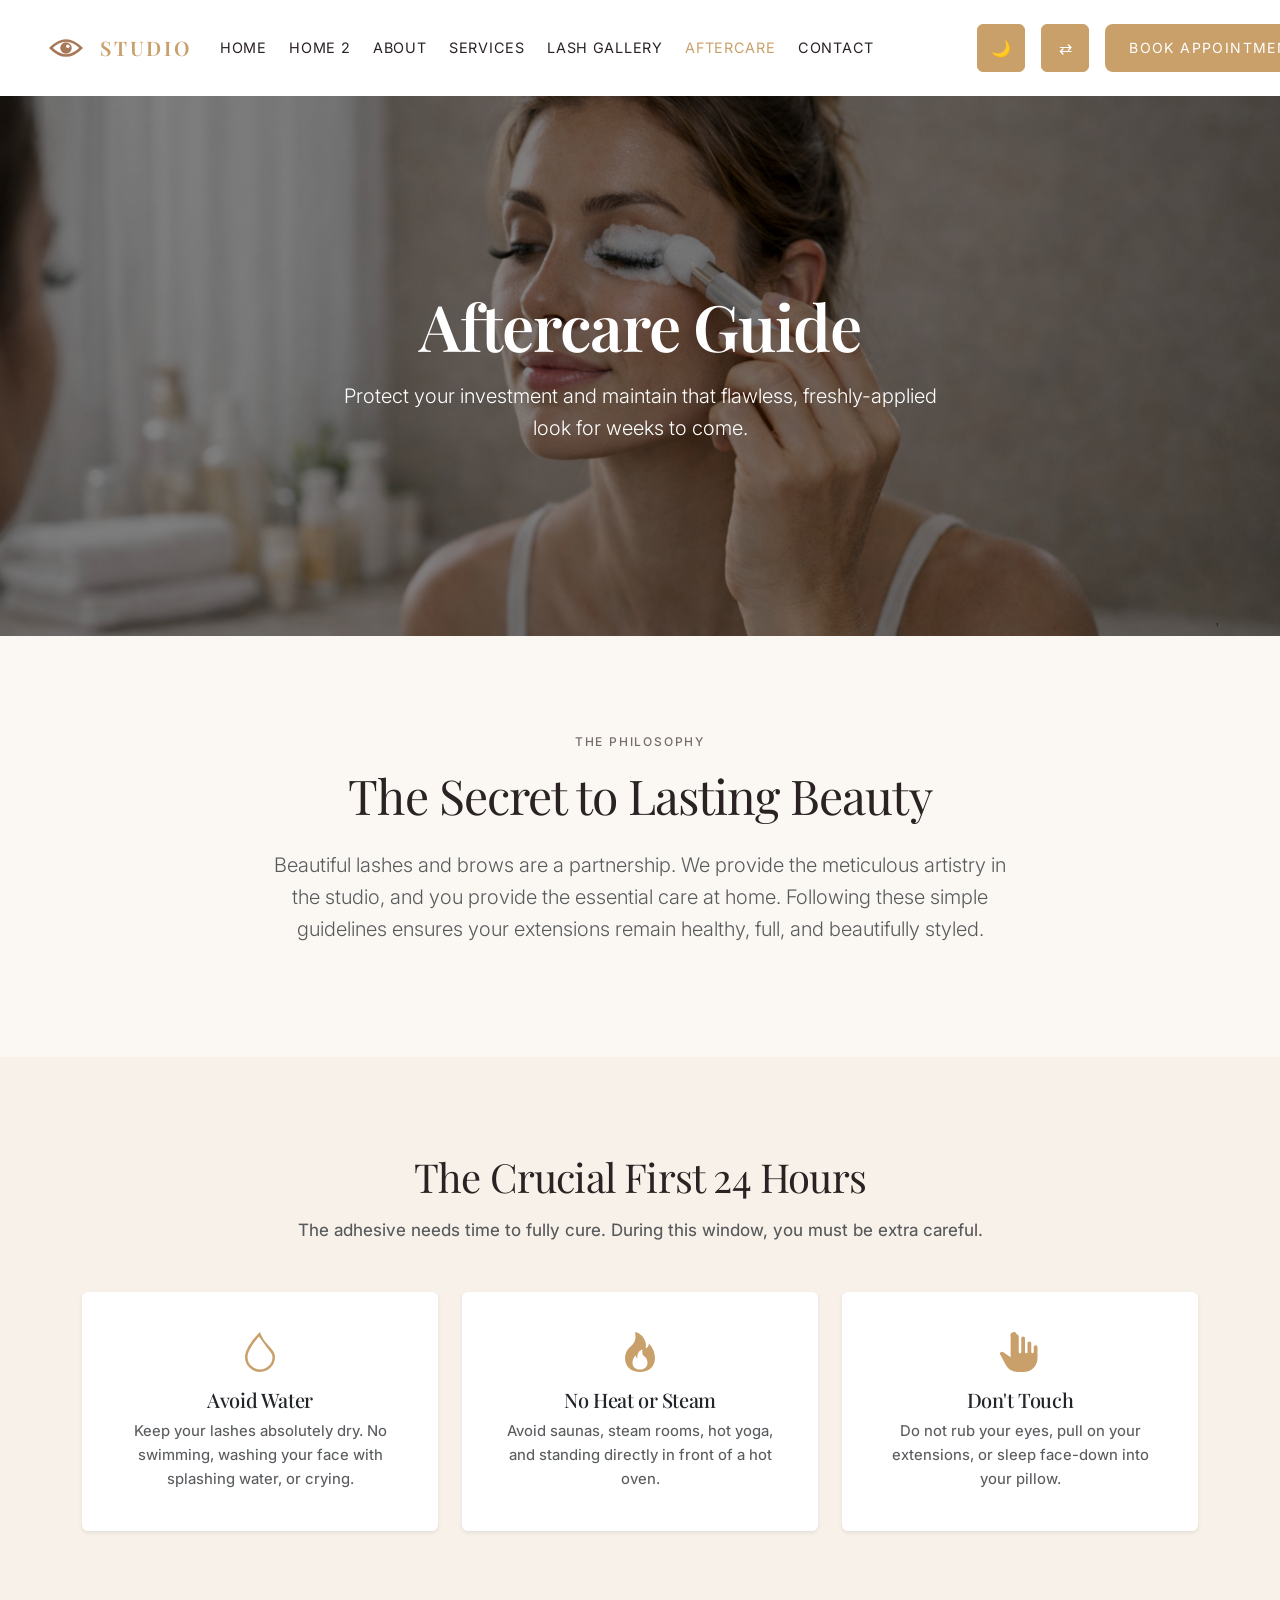
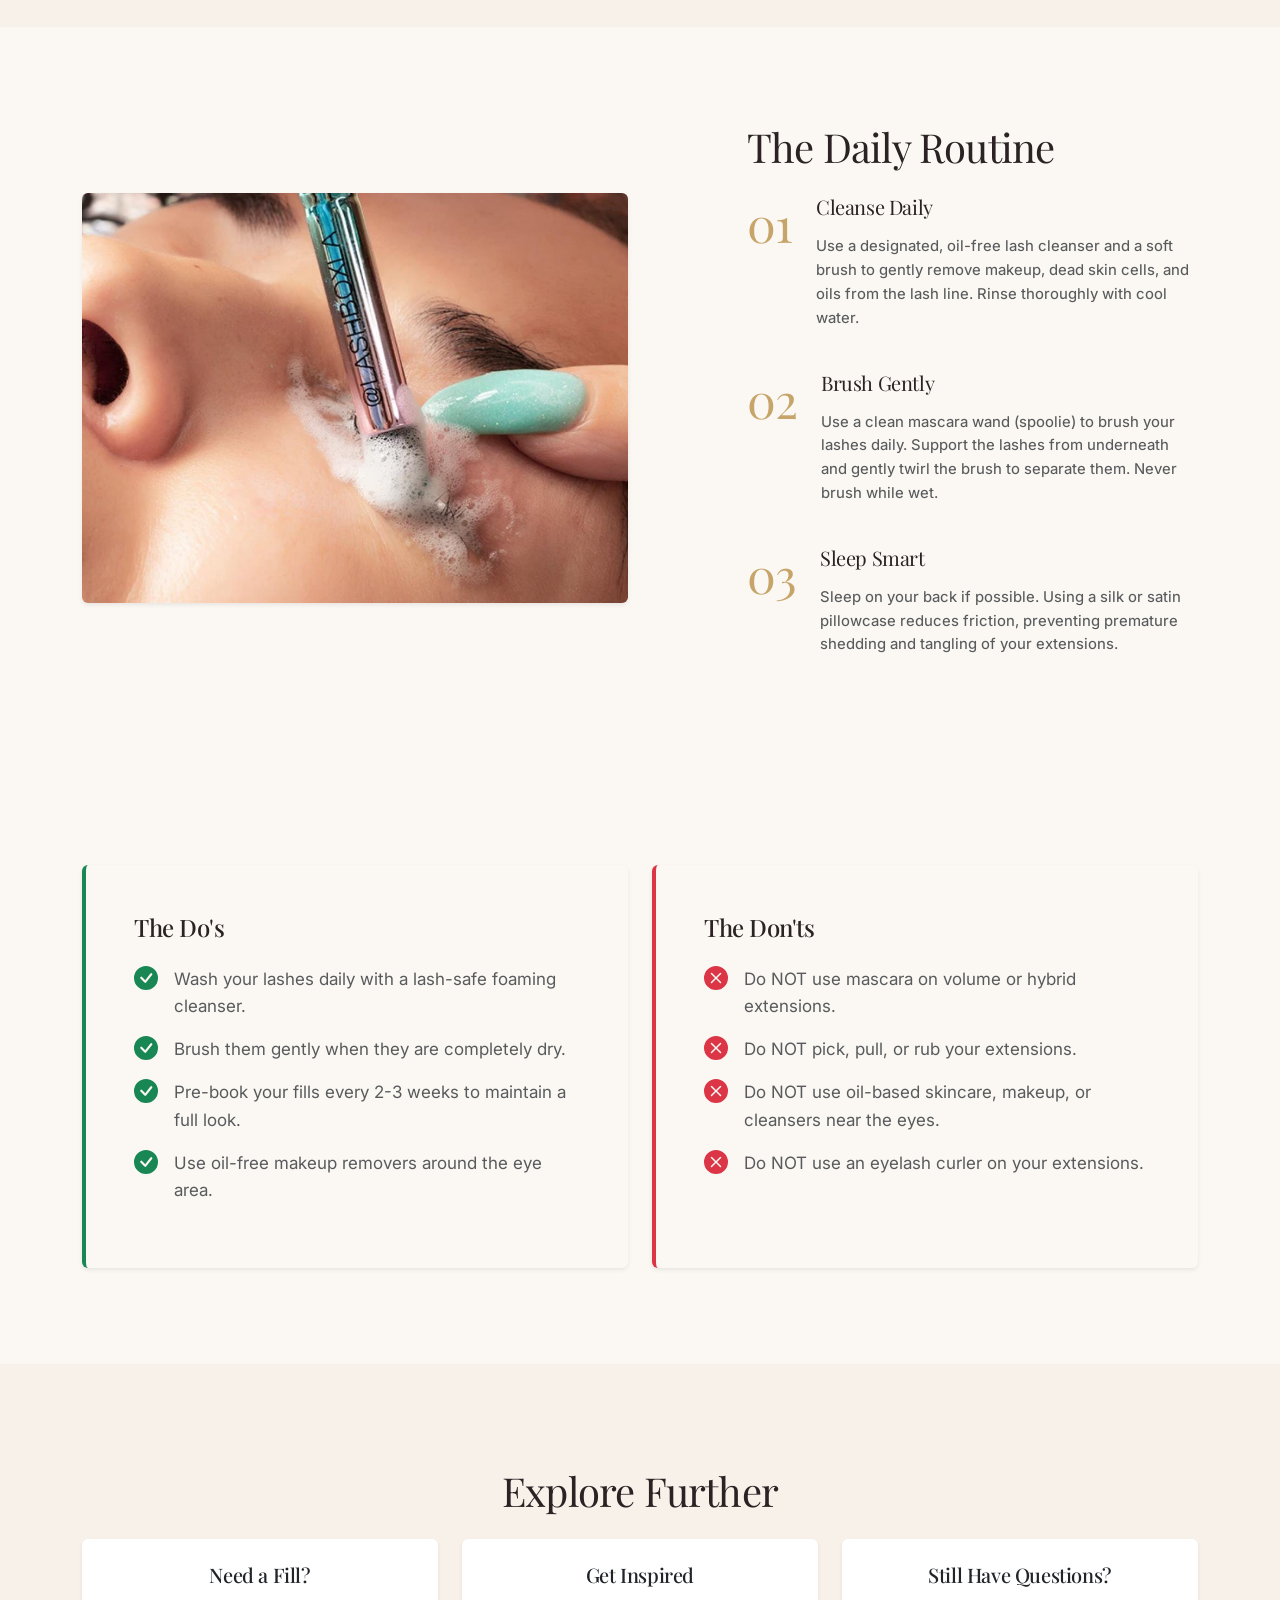
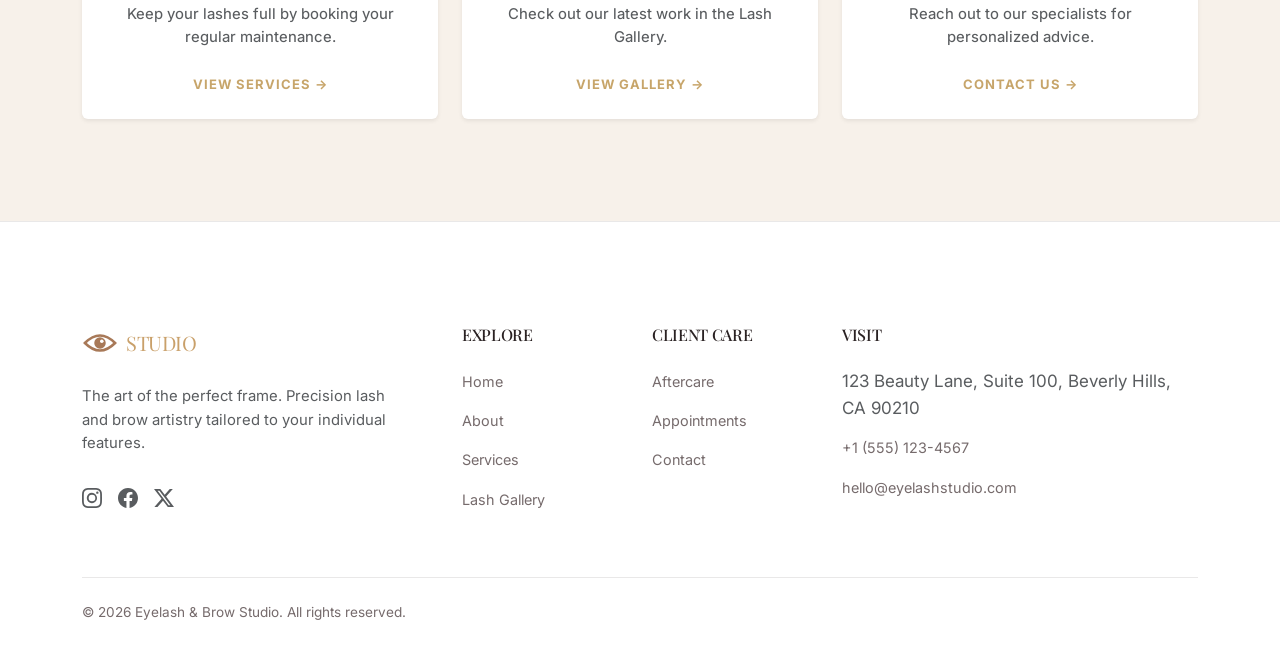
<file: aftercare.html>
<!DOCTYPE html>
<html lang="en">

<head>
    <meta charset="UTF-8">
    <meta name="viewport" content="width=device-width, initial-scale=1.0">
    <title>Eyelash Extension & Brow Studio | Luxury Beauty</title>
    <meta name="description" content="Precision lash and brow artistry.">
    <link rel="icon" type="image/svg+xml"
        href="data:image/svg+xml,<svg xmlns='http://www.w3.org/2000/svg' viewBox='0 0 100 100'><text y='.9em' font-size='90'>👁️</text></svg>">
    <link href="https://cdn.jsdelivr.net/npm/bootstrap@5.3.2/dist/css/bootstrap.min.css" rel="stylesheet">
    <link rel="stylesheet" href="assets/css/style.css">
    <link rel="stylesheet" href="assets/css/dark-mode.css">
    <link rel="stylesheet" href="assets/css/rtl.css">
</head>

<body>
        <nav class="navbar navbar-expand-xl navbar-custom">
        <div class="container-fluid px-4 px-lg-5">
            
            <!-- Left: Brand (width 33% on XL) -->
            <a class="navbar-brand d-flex align-items-center gap-2 m-0" href="index.html">
                    <img src="data:image/svg+xml,%3Csvg xmlns='http://www.w3.org/2000/svg' viewBox='0 0 100 100'%3E%3Cpath d='M8 50 Q50 8 92 50 Q50 92 8 50Z' fill='none' stroke='%23a87958' stroke-width='7'/%3E%3Ccircle cx='50' cy='50' r='16' fill='%23a87958'/%3E%3Ccircle cx='55' cy='45' r='5' fill='%23fff'/%3E%3C/svg%3E"
                        alt="Studio eye mark" width="36" height="36">
                    <h2 class="footer-heading mb-0 ms-2">STUDIO</h2>
                </a>
                <button class="navbar-toggler border-0 shadow-none ms-auto d-xl-none" type="button" data-bs-toggle="collapse"
                    data-bs-target="#mainNav" aria-controls="mainNav" aria-expanded="false" aria-label="Toggle navigation">
                    <span class="navbar-toggler-icon"></span>
                </button>

            <!-- Center & Right: Collapse area -->
            <div class="collapse navbar-collapse justify-content-between" id="mainNav">
                <!-- Center: Nav Links -->
                <ul class="navbar-nav mx-auto me-xl-5 pe-xl-5 mb-4 mb-xl-0 align-items-center gap-xl-2 mt-4 mt-xl-0">
                    <li class="nav-item"><a class="nav-link" href="index.html">Home</a></li>
                    <li class="nav-item"><a class="nav-link" href="home-2.html">Home 2</a></li>
                    <li class="nav-item"><a class="nav-link" href="about.html">About</a></li>
                    <li class="nav-item"><a class="nav-link" href="services.html">Services</a></li>
                    <li class="nav-item"><a class="nav-link" href="lash-gallery.html">Lash Gallery</a></li>
                    <li class="nav-item"><a class="nav-link" href="aftercare.html">Aftercare</a></li>
                    <li class="nav-item"><a class="nav-link" href="contact.html">Contact</a></li>
                </ul>
                
                <!-- Right: Buttons (width 33% on XL, pushed to end) -->
                <div class="d-flex flex-column flex-xl-row align-items-center justify-content-end gap-3 pb-4 pb-xl-0">
                    <div class="d-flex align-items-center gap-3 justify-content-center">
                        <button class="btn d-flex align-items-center justify-content-center rounded" style="width: 48px; height: 48px;" id="theme-toggle" aria-label="Theme">🌙</button>
                        <button class="btn d-flex align-items-center justify-content-center rounded" id="rtl-toggle" style="width: 48px; height: 48px;" aria-label="RTL">⇄</button>
                    </div>
                    <a class="btn-primary text-decoration-none d-flex align-items-center justify-content-center" style="height: 48px; padding: 0 1.5rem;" href="appointment.html">Book Appointment</a>
                </div>
            </div>

        </div>
    </nav>
    <main>
        <!-- Hero -->
        <section class="section d-flex align-items-center position-relative overflow-hidden"
            style="min-height: 60vh; background-color: #000;">
            <div class="position-absolute top-0 start-0 w-100 h-100 z-0">
                <img src="assets/images/after-hero.jpg" alt="Aftercare Hero"
                    class="w-100 h-100 object-fit-cover opacity-50">
            </div>
            <div class="container position-relative z-1 text-center text-white">
                <h1 class="display-3 font-heading mb-3 reveal-on-scroll">Aftercare Guide</h1>
                <p class="lead mb-0 reveal-on-scroll mx-auto" style="max-width: 600px;">Protect your investment and
                    maintain that flawless, freshly-applied look for weeks to come.</p>
            </div>
        </section>

        <!-- The Secret to Longevity -->
        <section class="section py-5 my-5">
            <div class="container reveal-on-scroll text-center">
                <div class="row justify-content-center">
                    <div class="col-lg-8">
                        <span class="eyebrow text-accent mb-3 d-block">THE PHILOSOPHY</span>
                        <h2 class="display-5 font-heading text-dark-espresso mb-4">The Secret to Lasting Beauty</h2>
                        <p class="text-muted lead">Beautiful lashes and brows are a partnership. We provide the
                            meticulous artistry in the studio, and you provide the essential care at home. Following
                            these simple guidelines ensures your extensions remain healthy, full, and beautifully
                            styled.</p>
                    </div>
                </div>
            </div>
        </section>

        <!-- The First 24 Hours -->
        <section class="section bg-cream py-5">
            <div class="container reveal-on-scroll py-5">
                <div class="text-center mb-5">
                    <h3 class="display-6 font-heading text-dark-espresso mb-3">The Crucial First 24 Hours</h3>
                    <p class="text-muted">The adhesive needs time to fully cure. During this window, you must be extra
                        careful.</p>
                </div>
                <div class="row g-4 text-center">
                    <div class="col-12 col-xl-4">
                        <div class="card h-100 border-0 shadow-sm bg-surface p-4">
                            <div class="card-body">
                                <div class="mb-3">
                                    <svg xmlns="http://www.w3.org/2000/svg" width="40" height="40" fill="var(--primary)"
                                        class="bi bi-droplet-half" viewBox="0 0 16 16">
                                        <path fill-rule="evenodd"
                                            d="M7.21.8C7.69.295 8 0 8 0q.164.544.371 1.038c.812 1.946 2.073 3.35 3.197 4.6C12.878 7.096 14 8.345 14 10a6 6 0 0 1-12 0C2 6.668 5.58 2.517 7.21.8m.413 1.021A31 31 0 0 0 5.794 3.99c-.726.95-1.436 2.008-1.96 3.07C3.304 8.133 3 9.138 3 10a5 5 0 0 0 10 0c0-1.201-.796-2.157-2.181-3.7l-.03-.032C9.75 4.805 8.545 3.303 7.623 1.821z" />
                                    </svg>
                                </div>
                                <h4 class="h5 font-heading text-dark-espresso">Avoid Water</h4>
                                <p class="text-muted small mb-0">Keep your lashes absolutely dry. No swimming, washing
                                    your face with splashing water, or crying.</p>
                            </div>
                        </div>
                    </div>
                    <div class="col-12 col-xl-4">
                        <div class="card h-100 border-0 shadow-sm bg-surface p-4">
                            <div class="card-body">
                                <div class="mb-3">
                                    <svg xmlns="http://www.w3.org/2000/svg" width="40" height="40" fill="var(--primary)"
                                        class="bi bi-fire" viewBox="0 0 16 16">
                                        <path
                                            d="M8 16c3.314 0 6-2 6-5.5 0-1.5-.5-4-2.5-6 .25 1.5-1.25 2-1.25 2C11 4 9 .5 6 0c.357 2 .5 4-2 6-1.25 1-2 2.729-2 4.5C2 14 4.686 16 8 16m0-1c-1.657 0-3-1-3-2.75 0-.75.25-2 1.25-3C6.125 10 7 10.5 7 10.5c-.375-1.25.5-3.25 2-3.5-.179 1-.25 2 1 3 .625.5 1 1.364 1 2.25C11 14 9.657 15 8 15" />
                                    </svg>
                                </div>
                                <h4 class="h5 font-heading text-dark-espresso">No Heat or Steam</h4>
                                <p class="text-muted small mb-0">Avoid saunas, steam rooms, hot yoga, and standing
                                    directly in front of a hot oven.</p>
                            </div>
                        </div>
                    </div>
                    <div class="col-12 col-xl-4">
                        <div class="card h-100 border-0 shadow-sm bg-surface p-4">
                            <div class="card-body">
                                <div class="mb-3">
                                    <svg xmlns="http://www.w3.org/2000/svg" width="40" height="40" fill="var(--primary)"
                                        class="bi bi-hand-index-thumb" viewBox="0 0 16 16">
                                        <path
                                            d="M6.75 1a.75.75 0 0 1 .75.75V8a.5.5 0 0 0 1 0V2.5a.75.75 0 0 1 1.5 0V8a.5.5 0 0 0 1 0V4.5a.75.75 0 0 1 1.5 0V8a.5.5 0 0 0 1 0V6a.75.75 0 0 1 1.5 0v4.5c0 3.038-2.462 5.5-5.5 5.5H7.135a5.5 5.5 0 0 1-4.81-2.812L.152 9.07a.75.75 0 0 1 1.05-1.042l3.048 2.032V1.75A.75.75 0 0 1 6.75 1z" />
                                    </svg>
                                </div>
                                <h4 class="h5 font-heading text-dark-espresso">Don't Touch</h4>
                                <p class="text-muted small mb-0">Do not rub your eyes, pull on your extensions, or sleep
                                    face-down into your pillow.</p>
                            </div>
                        </div>
                    </div>
                </div>
            </div>
        </section>

        <!-- Daily Routine -->
        <section class="section py-5 my-5">
            <div class="container reveal-on-scroll">
                <div class="row align-items-center mb-5">
                    <div class="col-12 col-xl-6 mb-4 mb-xl-0">
                        <img src="assets/images/cleaning.jpg" alt="Cleaning Lashes"
                            class="img-fluid rounded shadow-sm w-100 object-fit-cover" style="aspect-ratio: 4/3;">
                    </div>
                    <div class="col-12 col-xl-5 offset-xl-1">
                        <h3 class="display-6 font-heading text-dark-espresso mb-4">The Daily Routine</h3>

                        <div class="d-flex mb-4">
                            <div class="me-4 text-accent">
                                <h4 class="display-5 font-heading">01</h4>
                            </div>
                            <div>
                                <h5 class="font-heading">Cleanse Daily</h5>
                                <p class="text-muted small">Use a designated, oil-free lash cleanser and a soft brush to
                                    gently remove makeup, dead skin cells, and oils from the lash line. Rinse thoroughly
                                    with cool water.</p>
                            </div>
                        </div>

                        <div class="d-flex mb-4">
                            <div class="me-4 text-accent">
                                <h4 class="display-5 font-heading">02</h4>
                            </div>
                            <div>
                                <h5 class="font-heading">Brush Gently</h5>
                                <p class="text-muted small">Use a clean mascara wand (spoolie) to brush your lashes
                                    daily. Support the lashes from underneath and gently twirl the brush to separate
                                    them. Never brush while wet.</p>
                            </div>
                        </div>

                        <div class="d-flex">
                            <div class="me-4 text-accent">
                                <h4 class="display-5 font-heading">03</h4>
                            </div>
                            <div>
                                <h5 class="font-heading">Sleep Smart</h5>
                                <p class="text-muted small">Sleep on your back if possible. Using a silk or satin
                                    pillowcase reduces friction, preventing premature shedding and tangling of your
                                    extensions.</p>
                            </div>
                        </div>

                    </div>
                </div>
            </div>
        </section>

        <!-- Do's and Don'ts -->
        <section class="section py-5 mb-5">
            <div class="container reveal-on-scroll">
                <div class="row g-4">
                    <div class="col-lg-6">
                        <div class="bg-surface p-5 rounded shadow-sm h-100 border-start border-4 border-success">
                            <h3 class="h4 font-heading text-dark-espresso mb-4">The Do's</h3>
                            <ul class="list-unstyled d-flex flex-column gap-3">
                                <li class="d-flex align-items-start gap-3">
                                    <svg xmlns="http://www.w3.org/2000/svg" width="24" height="24" fill="#198754"
                                        class="bi bi-check-circle-fill flex-shrink-0" viewBox="0 0 16 16">
                                        <path
                                            d="M16 8A8 8 0 1 1 0 8a8 8 0 0 1 16 0m-3.97-3.03a.75.75 0 0 0-1.08.022L7.477 9.417 5.384 7.323a.75.75 0 0 0-1.06 1.06L6.97 11.03a.75.75 0 0 0 1.079-.02l3.992-4.99a.75.75 0 0 0-.01-1.05z" />
                                    </svg>
                                    <span class="text-muted">Wash your lashes daily with a lash-safe foaming
                                        cleanser.</span>
                                </li>
                                <li class="d-flex align-items-start gap-3">
                                    <svg xmlns="http://www.w3.org/2000/svg" width="24" height="24" fill="#198754"
                                        class="bi bi-check-circle-fill flex-shrink-0" viewBox="0 0 16 16">
                                        <path
                                            d="M16 8A8 8 0 1 1 0 8a8 8 0 0 1 16 0m-3.97-3.03a.75.75 0 0 0-1.08.022L7.477 9.417 5.384 7.323a.75.75 0 0 0-1.06 1.06L6.97 11.03a.75.75 0 0 0 1.079-.02l3.992-4.99a.75.75 0 0 0-.01-1.05z" />
                                    </svg>
                                    <span class="text-muted">Brush them gently when they are completely dry.</span>
                                </li>
                                <li class="d-flex align-items-start gap-3">
                                    <svg xmlns="http://www.w3.org/2000/svg" width="24" height="24" fill="#198754"
                                        class="bi bi-check-circle-fill flex-shrink-0" viewBox="0 0 16 16">
                                        <path
                                            d="M16 8A8 8 0 1 1 0 8a8 8 0 0 1 16 0m-3.97-3.03a.75.75 0 0 0-1.08.022L7.477 9.417 5.384 7.323a.75.75 0 0 0-1.06 1.06L6.97 11.03a.75.75 0 0 0 1.079-.02l3.992-4.99a.75.75 0 0 0-.01-1.05z" />
                                    </svg>
                                    <span class="text-muted">Pre-book your fills every 2-3 weeks to maintain a full
                                        look.</span>
                                </li>
                                <li class="d-flex align-items-start gap-3">
                                    <svg xmlns="http://www.w3.org/2000/svg" width="24" height="24" fill="#198754"
                                        class="bi bi-check-circle-fill flex-shrink-0" viewBox="0 0 16 16">
                                        <path
                                            d="M16 8A8 8 0 1 1 0 8a8 8 0 0 1 16 0m-3.97-3.03a.75.75 0 0 0-1.08.022L7.477 9.417 5.384 7.323a.75.75 0 0 0-1.06 1.06L6.97 11.03a.75.75 0 0 0 1.079-.02l3.992-4.99a.75.75 0 0 0-.01-1.05z" />
                                    </svg>
                                    <span class="text-muted">Use oil-free makeup removers around the eye area.</span>
                                </li>
                            </ul>
                        </div>
                    </div>

                    <div class="col-lg-6">
                        <div class="bg-surface p-5 rounded shadow-sm h-100 border-start border-4 border-danger">
                            <h3 class="h4 font-heading text-dark-espresso mb-4">The Don'ts</h3>
                            <ul class="list-unstyled d-flex flex-column gap-3">
                                <li class="d-flex align-items-start gap-3">
                                    <svg xmlns="http://www.w3.org/2000/svg" width="24" height="24" fill="#dc3545"
                                        class="bi bi-x-circle-fill flex-shrink-0" viewBox="0 0 16 16">
                                        <path
                                            d="M16 8A8 8 0 1 1 0 8a8 8 0 0 1 16 0M5.354 4.646a.5.5 0 1 0-.708.708L7.293 8l-2.647 2.646a.5.5 0 0 0 .708.708L8 8.707l2.646 2.647a.5.5 0 0 0 .708-.708L8.707 8l2.647-2.646a.5.5 0 0 0-.708-.708L8 7.293z" />
                                    </svg>
                                    <span class="text-muted">Do NOT use mascara on volume or hybrid extensions.</span>
                                </li>
                                <li class="d-flex align-items-start gap-3">
                                    <svg xmlns="http://www.w3.org/2000/svg" width="24" height="24" fill="#dc3545"
                                        class="bi bi-x-circle-fill flex-shrink-0" viewBox="0 0 16 16">
                                        <path
                                            d="M16 8A8 8 0 1 1 0 8a8 8 0 0 1 16 0M5.354 4.646a.5.5 0 1 0-.708.708L7.293 8l-2.647 2.646a.5.5 0 0 0 .708.708L8 8.707l2.646 2.647a.5.5 0 0 0 .708-.708L8.707 8l2.647-2.646a.5.5 0 0 0-.708-.708L8 7.293z" />
                                    </svg>
                                    <span class="text-muted">Do NOT pick, pull, or rub your extensions.</span>
                                </li>
                                <li class="d-flex align-items-start gap-3">
                                    <svg xmlns="http://www.w3.org/2000/svg" width="24" height="24" fill="#dc3545"
                                        class="bi bi-x-circle-fill flex-shrink-0" viewBox="0 0 16 16">
                                        <path
                                            d="M16 8A8 8 0 1 1 0 8a8 8 0 0 1 16 0M5.354 4.646a.5.5 0 1 0-.708.708L7.293 8l-2.647 2.646a.5.5 0 0 0 .708.708L8 8.707l2.646 2.647a.5.5 0 0 0 .708-.708L8.707 8l2.647-2.646a.5.5 0 0 0-.708-.708L8 7.293z" />
                                    </svg>
                                    <span class="text-muted">Do NOT use oil-based skincare, makeup, or cleansers near
                                        the eyes.</span>
                                </li>
                                <li class="d-flex align-items-start gap-3">
                                    <svg xmlns="http://www.w3.org/2000/svg" width="24" height="24" fill="#dc3545"
                                        class="bi bi-x-circle-fill flex-shrink-0" viewBox="0 0 16 16">
                                        <path
                                            d="M16 8A8 8 0 1 1 0 8a8 8 0 0 1 16 0M5.354 4.646a.5.5 0 1 0-.708.708L7.293 8l-2.647 2.646a.5.5 0 0 0 .708.708L8 8.707l2.646 2.647a.5.5 0 0 0 .708-.708L8.707 8l2.647-2.646a.5.5 0 0 0-.708-.708L8 7.293z" />
                                    </svg>
                                    <span class="text-muted">Do NOT use an eyelash curler on your extensions.</span>
                                </li>
                            </ul>
                        </div>
                    </div>
                </div>
            </div>
        </section>
        <!-- Related Content Section -->
        <section class="section bg-cream">
            <div class="container reveal-on-scroll">
                <h3 class="display-6 font-heading mb-4 text-center">Explore Further</h3>
                <div class="row g-4">
                    <div class="col-12 col-xl-4">
                        <div class="card h-100 border-0 shadow-sm bg-surface">
                            <div class="card-body text-center p-4 d-flex flex-column">
                                <h4 class="h5 mb-3">Need a Fill?</h4>
                                <p class="text-muted small mb-4">Keep your lashes full by booking your regular
                                    maintenance.</p>
                                <a href="services.html"
                                    class="text-accent hover-secondary mt-auto text-decoration-none text-uppercase fw-bold"
                                    style="font-size: 13px; letter-spacing: 1px;">View Services &rarr;</a>
                            </div>
                        </div>
                    </div>
                    <div class="col-12 col-xl-4">
                        <div class="card h-100 border-0 shadow-sm bg-surface">
                            <div class="card-body text-center p-4 d-flex flex-column">
                                <h4 class="h5 mb-3">Get Inspired</h4>
                                <p class="text-muted small mb-4">Check out our latest work in the Lash Gallery.</p>
                                <a href="lash-gallery.html"
                                    class="text-accent hover-secondary mt-auto text-decoration-none text-uppercase fw-bold"
                                    style="font-size: 13px; letter-spacing: 1px;">View Gallery &rarr;</a>
                            </div>
                        </div>
                    </div>
                    <div class="col-12 col-xl-4">
                        <div class="card h-100 border-0 shadow-sm bg-surface">
                            <div class="card-body text-center p-4 d-flex flex-column">
                                <h4 class="h5 mb-3">Still Have Questions?</h4>
                                <p class="text-muted small mb-4">Reach out to our specialists for personalized advice.
                                </p>
                                <a href="contact.html"
                                    class="text-accent hover-secondary mt-auto text-decoration-none text-uppercase fw-bold"
                                    style="font-size: 13px; letter-spacing: 1px;">Contact Us &rarr;</a>
                            </div>
                        </div>
                    </div>
                </div>
            </div>
        </section>
    </main>

    <footer class="site-footer">
        <div class="container">
            <div class="row g-4">
                <div class="col-12 col-md-6 col-lg-4 pe-lg-5">
                    <a href="index.html"
                        class="text-decoration-none text-dark-espresso d-inline-flex align-items-center gap-2 mb-4">
                        <img src="data:image/svg+xml,%3Csvg xmlns='http://www.w3.org/2000/svg' viewBox='0 0 100 100'%3E%3Cpath d='M8 50 Q50 8 92 50 Q50 92 8 50Z' fill='none' stroke='%23a87958' stroke-width='7'/%3E%3Ccircle cx='50' cy='50' r='16' fill='%23a87958'/%3E%3Ccircle cx='55' cy='45' r='5' fill='%23fff'/%3E%3C/svg%3E"
                            alt="Studio eye mark" width="36" height="36">
                        <h2 class="footer-heading mb-0">STUDIO</h2>
                    </a>
                    <p class="text-muted small mb-4">The art of the perfect frame. Precision lash and brow artistry
                        tailored to your individual features.</p>
                    <div class="d-flex gap-3 mt-4">
                        <a href="#" class="text-muted social-icon-hover fs-5"><svg xmlns="http://www.w3.org/2000/svg"
                                width="20" height="20" fill="currentColor" class="bi bi-instagram" viewBox="0 0 16 16">
                                <path
                                    d="M8 0C5.829 0 5.556.01 4.703.048 3.85.088 3.269.222 2.76.42a3.917 3.917 0 0 0-1.417.923A3.927 3.927 0 0 0 .42 2.76C.222 3.268.087 3.85.048 4.7.01 5.555 0 5.827 0 8.001c0 2.172.01 2.444.048 3.297.04.852.174 1.433.372 1.942.205.526.478.972.923 1.417.444.445.89.719 1.416.923.51.198 1.09.333 1.942.372C5.555 15.99 5.827 16 8 16s2.444-.01 3.298-.048c.851-.04 1.434-.174 1.943-.372a3.916 3.916 0 0 0 1.416-.923c.445-.445.718-.891.923-1.417.197-.509.332-1.09.372-1.942C15.99 10.445 16 10.173 16 8s-.01-2.445-.048-3.299c-.04-.851-.175-1.433-.372-1.941a3.926 3.926 0 0 0-.923-1.417A3.911 3.911 0 0 0 13.24.42c-.51-.198-1.092-.333-1.943-.372C10.443.01 10.172 0 7.998 0h.003zm-.717 1.442h.718c2.136 0 2.389.007 3.232.046.78.035 1.204.166 1.486.275.373.145.64.319.92.599.28.28.453.546.598.92.11.281.24.705.275 1.485.039.843.047 1.096.047 3.231s-.008 2.389-.047 3.232c-.035.78-.166 1.203-.275 1.485a2.47 2.47 0 0 1-.599.919c-.28.28-.546.453-.92.598-.28.11-.704.24-1.485.276-.843.038-1.096.047-3.232.047s-2.39-.009-3.233-.047c-.78-.036-1.203-.166-1.485-.276a2.478 2.478 0 0 1-.92-.598 2.48 2.48 0 0 1-.6-.92c-.109-.281-.24-.705-.275-1.485-.038-.843-.046-1.096-.046-3.233 0-2.136.008-2.388.046-3.231.036-.78.166-1.204.276-1.486.145-.373.319-.64.599-.92.28-.28.546-.453.92-.598.282-.11.705-.24 1.485-.276.738-.034 1.024-.044 2.515-.045v.002zm4.988 1.328a.96.96 0 1 0 0 1.92.96.96 0 0 0 0-1.92zm-4.27 1.122a4.109 4.109 0 1 0 0 8.217 4.109 4.109 0 0 0 0-8.217zm0 1.441a2.667 2.667 0 1 1 0 5.334 2.667 2.667 0 0 1 0-5.334z" />
                            </svg></a>
                        <a href="#" class="text-muted social-icon-hover fs-5"><svg xmlns="http://www.w3.org/2000/svg"
                                width="20" height="20" fill="currentColor" class="bi bi-facebook" viewBox="0 0 16 16">
                                <path
                                    d="M16 8.049c0-4.446-3.582-8.05-8-8.05C3.58 0-.002 3.603-.002 8.05c0 4.017 2.926 7.347 6.75 7.951v-5.625h-2.03V8.05H6.75V6.275c0-2.017 1.195-3.131 3.022-3.131.876 0 1.791.157 1.791.157v1.98h-1.009c-.993 0-1.303.621-1.303 1.258v1.51h2.218l-.354 2.326H9.25V16c3.824-.604 6.75-3.934 6.75-7.951z" />
                            </svg></a>
                        <a href="#" class="text-muted social-icon-hover fs-5"><svg xmlns="http://www.w3.org/2000/svg"
                                width="20" height="20" fill="currentColor" class="bi bi-twitter-x" viewBox="0 0 16 16">
                                <path
                                    d="M12.6.75h2.454l-5.36 6.142L16 15.25h-4.937l-3.867-5.07-4.425 5.07H.316l5.733-6.57L0 .75h5.063l3.495 4.633L12.601.75Zm-.86 13.028h1.36L4.323 2.145H2.865l8.875 11.633Z" />
                            </svg></a>
                    </div>
                </div>
                <div class="col-12 col-md-6 col-lg-2">
                    <h3 class="h6 text-uppercase letter-spacing-1 mb-4">Explore</h3>
                    <ul class="footer-links">
                        <li><a href="index.html">Home</a></li>
                        <li><a href="about.html">About</a></li>
                        <li><a href="services.html">Services</a></li>
                        <li><a href="lash-gallery.html">Lash Gallery</a></li>

                    </ul>
                </div>
                <div class="col-12 col-md-6 col-lg-2">
                    <h3 class="h6 text-uppercase letter-spacing-1 mb-4">Client Care</h3>
                    <ul class="footer-links">
                        <li><a href="aftercare.html">Aftercare</a></li>

                        <li><a href="appointment.html">Appointments</a></li>
                        <li><a href="contact.html">Contact</a></li>
                    </ul>
                </div>
                <div class="col-12 col-md-6 col-lg-4">
                    <h3 class="h6 text-uppercase letter-spacing-1 mb-4">Visit</h3>
                    <ul class="footer-links">
                        <li><span class="text-muted">123 Beauty Lane, Suite 100, Beverly Hills, CA 90210</span></li>
                        <li><a href="tel:+15551234567">+1 (555) 123-4567</a></li>
                        <li><a href="mailto:hello@eyelashstudio.com">hello@eyelashstudio.com</a></li>
                    </ul>
                </div>
            </div>
            <div class="footer-bottom mt-5 pt-4">
                <p class="mb-0">&copy; 2026 Eyelash & Brow Studio. All rights reserved.</p>
                
            </div>
        </div>
    </footer>
    <button id="scrollTopBtn" class="scroll-top-btn" aria-label="Scroll to top">
        <svg xmlns="http://www.w3.org/2000/svg" width="20" height="20" fill="currentColor" class="bi bi-chevron-up"
            viewBox="0 0 16 16">
            <path fill-rule="evenodd"
                d="M7.646 4.646a.5.5 0 0 1 .708 0l6 6a.5.5 0 0 1-.708.708L8 5.707l-5.646 5.647a.5.5 0 0 1-.708-.708l6-6z" />
        </svg>
    </button>
    <script src="https://cdn.jsdelivr.net/npm/bootstrap@5.3.2/dist/js/bootstrap.bundle.min.js"></script>
    <script src="assets/js/main.js"></script>
</body>

</html>
</file>
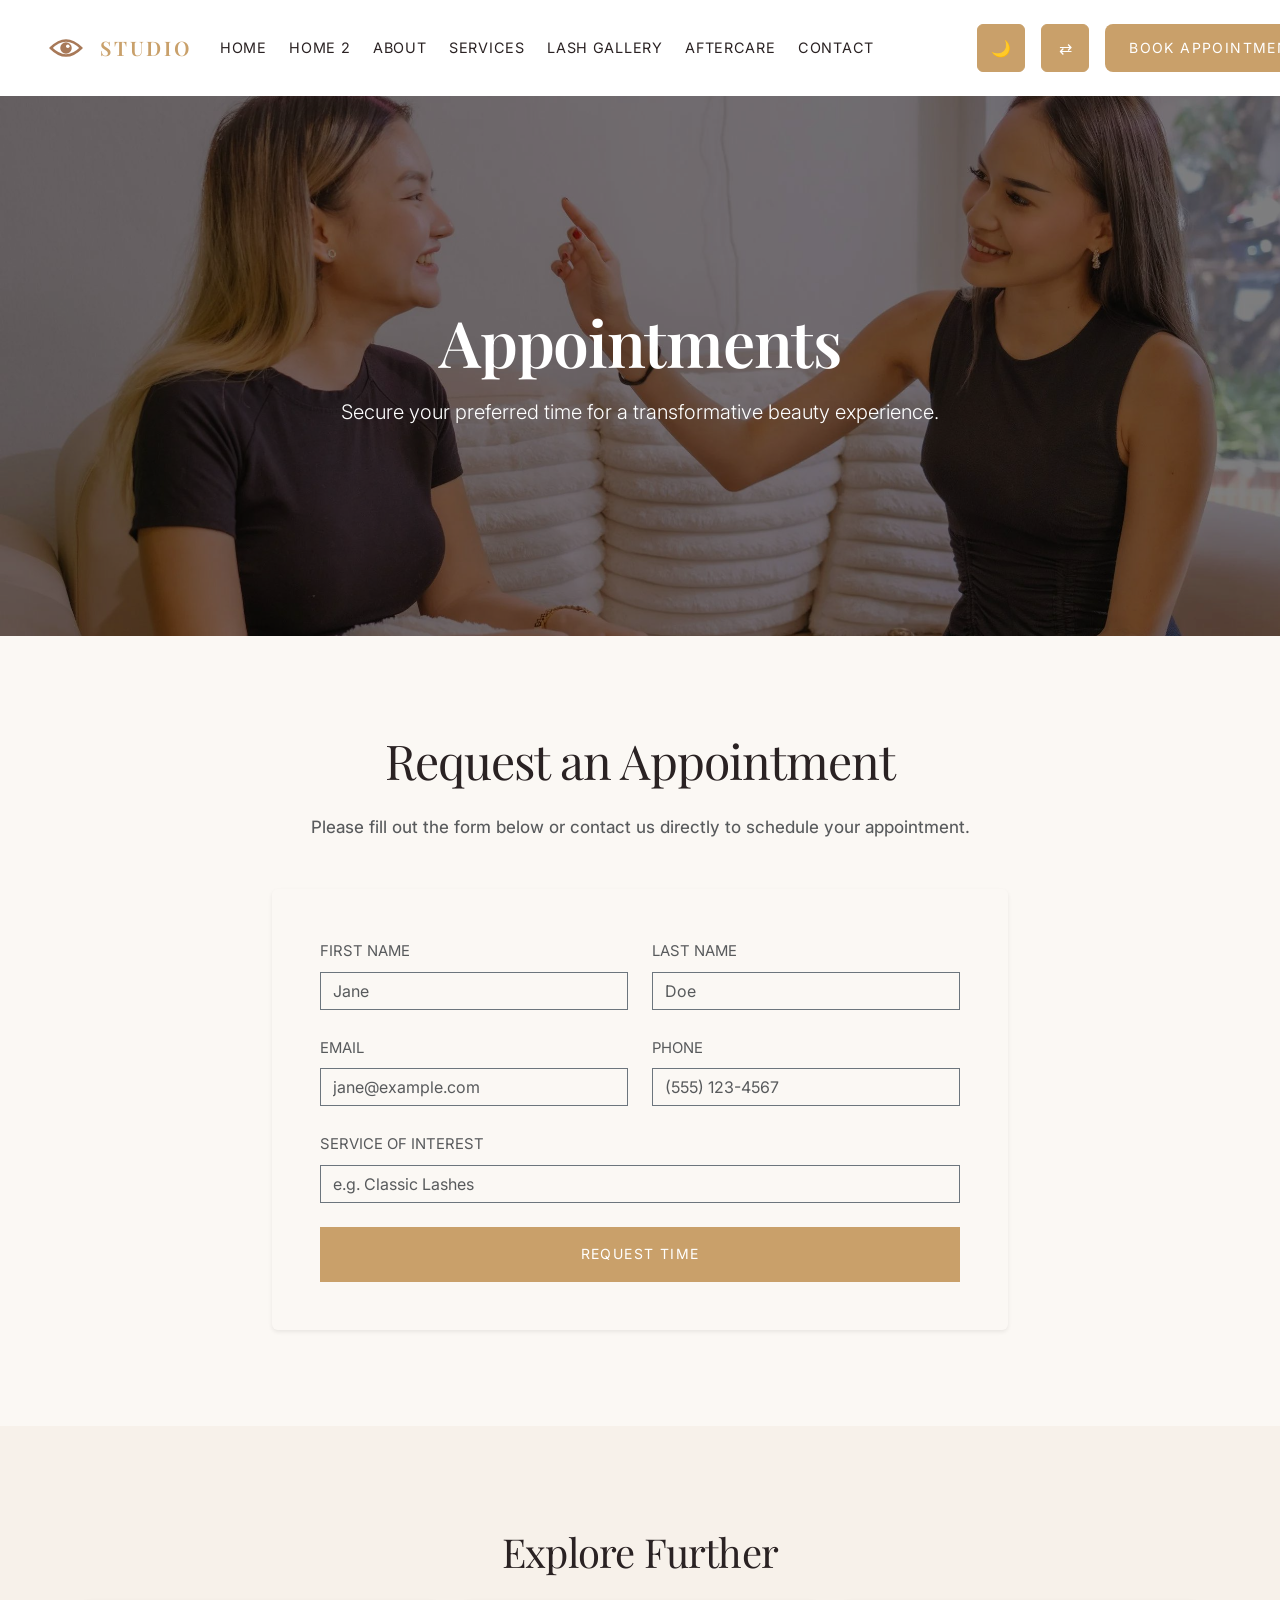
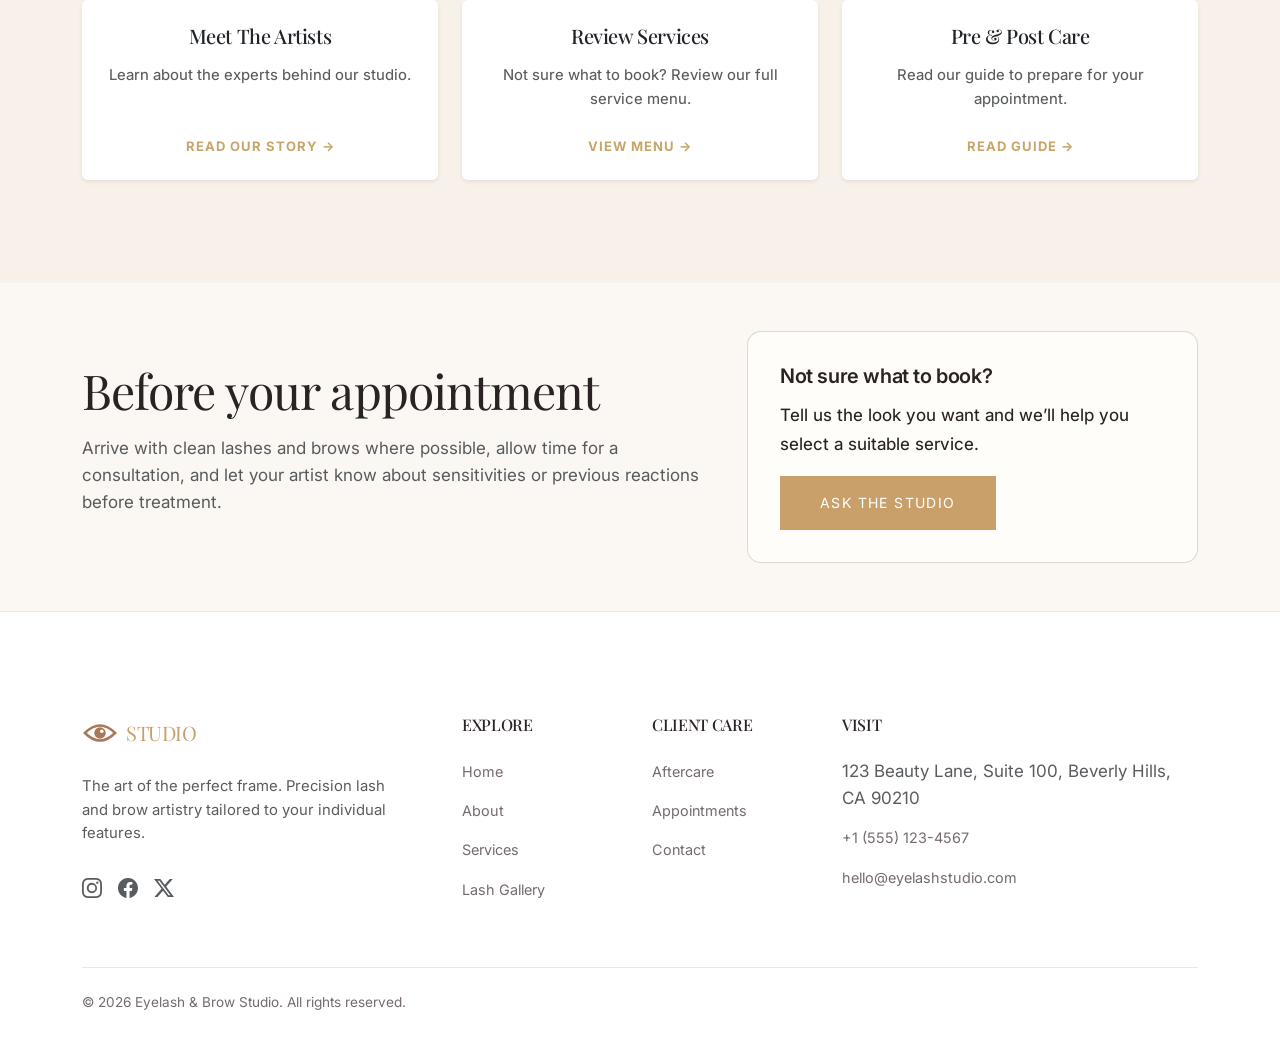
<file: appointment.html>
<!DOCTYPE html>
<html lang="en">

<head>
    <meta charset="UTF-8">
    <meta name="viewport" content="width=device-width, initial-scale=1.0">
    <title>Eyelash Extension & Brow Studio | Luxury Beauty</title>
    <meta name="description" content="Precision lash and brow artistry.">
    <link rel="icon" type="image/svg+xml"
        href="data:image/svg+xml,<svg xmlns='http://www.w3.org/2000/svg' viewBox='0 0 100 100'><text y='.9em' font-size='90'>👁️</text></svg>">
    <link href="https://cdn.jsdelivr.net/npm/bootstrap@5.3.2/dist/css/bootstrap.min.css" rel="stylesheet">
    <link rel="stylesheet" href="assets/css/style.css">
    <link rel="stylesheet" href="assets/css/dark-mode.css">
    <link rel="stylesheet" href="assets/css/rtl.css">
</head>

<body>
    <nav class="navbar navbar-expand-xl navbar-custom">
        <div class="container-fluid px-4 px-lg-5">

            <!-- Left: Brand (width 33% on XL) -->
            <a class="navbar-brand d-flex align-items-center gap-2 m-0" href="index.html">
                <img src="data:image/svg+xml,%3Csvg xmlns='http://www.w3.org/2000/svg' viewBox='0 0 100 100'%3E%3Cpath d='M8 50 Q50 8 92 50 Q50 92 8 50Z' fill='none' stroke='%23a87958' stroke-width='7'/%3E%3Ccircle cx='50' cy='50' r='16' fill='%23a87958'/%3E%3Ccircle cx='55' cy='45' r='5' fill='%23fff'/%3E%3C/svg%3E"
                    alt="Studio eye mark" width="36" height="36">
                <h2 class="footer-heading mb-0 ms-2">STUDIO</h2>
            </a>
            <button class="navbar-toggler border-0 shadow-none ms-auto d-xl-none" type="button"
                data-bs-toggle="collapse" data-bs-target="#mainNav" aria-controls="mainNav" aria-expanded="false"
                aria-label="Toggle navigation">
                <span class="navbar-toggler-icon"></span>
            </button>

            <!-- Center & Right: Collapse area -->
            <div class="collapse navbar-collapse justify-content-between" id="mainNav">
                <!-- Center: Nav Links -->
                <ul class="navbar-nav mx-auto me-xl-5 pe-xl-5 mb-4 mb-xl-0 align-items-center gap-xl-2 mt-4 mt-xl-0">
                    <li class="nav-item"><a class="nav-link" href="index.html">Home</a></li>
                    <li class="nav-item"><a class="nav-link" href="home-2.html">Home 2</a></li>
                    <li class="nav-item"><a class="nav-link" href="about.html">About</a></li>
                    <li class="nav-item"><a class="nav-link" href="services.html">Services</a></li>
                    <li class="nav-item"><a class="nav-link" href="lash-gallery.html">Lash Gallery</a></li>
                    <li class="nav-item"><a class="nav-link" href="aftercare.html">Aftercare</a></li>
                    <li class="nav-item"><a class="nav-link" href="contact.html">Contact</a></li>
                </ul>

                <!-- Right: Buttons (width 33% on XL, pushed to end) -->
                <div class="d-flex flex-column flex-xl-row align-items-center justify-content-end gap-3 pb-4 pb-xl-0">
                    <div class="d-flex align-items-center gap-3 justify-content-center">
                        <button class="btn d-flex align-items-center justify-content-center rounded"
                            style="width: 48px; height: 48px;" id="theme-toggle" aria-label="Theme">🌙</button>
                        <button class="btn d-flex align-items-center justify-content-center rounded" id="rtl-toggle"
                            style="width: 48px; height: 48px;" aria-label="RTL">⇄</button>
                    </div>
                    <a class="btn-primary text-decoration-none d-flex align-items-center justify-content-center"
                        style="height: 48px; padding: 0 1.5rem;" href="appointment.html">Book Appointment</a>
                </div>
            </div>

        </div>
    </nav>
    <main>
        <!-- Hero -->
        <section class="section d-flex align-items-center position-relative overflow-hidden"
            style="min-height: 60vh; background-color: #000;">
            <div class="position-absolute top-0 start-0 w-100 h-100 z-0">
                <img src="assets/images/appoinment-hero.jpg" alt="Appointment Hero"
                    class="w-100 h-100 object-fit-cover opacity-50">
            </div>
            <div class="container position-relative z-1 text-center text-white">
                <h1 class="display-3 font-heading mb-3 reveal-on-scroll">Appointments</h1>
                <p class="lead mb-0 reveal-on-scroll mx-auto" style="max-width: 600px;">Secure your preferred time for a
                    transformative beauty experience.</p>
            </div>
        </section>

        <!-- Booking Widget / Form Placeholder -->
        <section class="section py-5 my-5">
            <div class="container reveal-on-scroll">
                <div class="row justify-content-center">
                    <div class="col-lg-8 text-center">
                        <h2 class="display-5 font-heading text-dark-espresso mb-4">Request an Appointment</h2>
                        <p class="text-muted mb-5">Please fill out the form below or contact us directly to schedule
                            your appointment.</p>

                        <form class="text-start bg-surface p-4 p-md-5 rounded shadow-sm">
                            <div class="row g-4">
                                <div class="col-md-6">
                                    <label class="form-label text-muted small text-uppercase">First Name</label>
                                    <input type="text" class="form-control rounded-0 bg-transparent border-secondary"
                                        placeholder="Jane">
                                </div>
                                <div class="col-md-6">
                                    <label class="form-label text-muted small text-uppercase">Last Name</label>
                                    <input type="text" class="form-control rounded-0 bg-transparent border-secondary"
                                        placeholder="Doe">
                                </div>
                                <div class="col-md-6">
                                    <label class="form-label text-muted small text-uppercase">Email</label>
                                    <input type="email" class="form-control rounded-0 bg-transparent border-secondary"
                                        placeholder="jane@example.com">
                                </div>
                                <div class="col-md-6">
                                    <label class="form-label text-muted small text-uppercase">Phone</label>
                                    <input type="tel" class="form-control rounded-0 bg-transparent border-secondary"
                                        placeholder="(555) 123-4567">
                                </div>
                                <div class="col-12 col-md-12">
                                    <label class="form-label text-muted small text-uppercase">Service of Interest</label>
                                    <input type="text" class="form-control rounded-0 bg-transparent border-secondary" placeholder="e.g. Classic Lashes">
                                </div>
                                <div class="col-12">
                                    <button type="button" class="btn-primary w-100 border-0">Request Time</button>
                                </div>
                            </div>
                        </form>
                    </div>
                </div>
            </div>
        </section>

        <!-- Related Content Section -->
        <section class="section bg-cream">
            <div class="container reveal-on-scroll">
                <h3 class="display-6 font-heading mb-4 text-center">Explore Further</h3>
                <div class="row g-4">
                    <div class="col-md-4">
                        <div class="card h-100 border-0 shadow-sm bg-surface">
                            <div class="card-body text-center p-4 d-flex flex-column">
                                <h4 class="h5 mb-3">Meet The Artists</h4>
                                <p class="text-muted small mb-4">Learn about the experts behind our studio.</p>
                                <a href="about.html"
                                    class="text-accent hover-secondary mt-auto text-decoration-none text-uppercase fw-bold"
                                    style="font-size: 13px; letter-spacing: 1px;">Read Our Story &rarr;</a>
                            </div>
                        </div>
                    </div>
                    <div class="col-md-4">
                        <div class="card h-100 border-0 shadow-sm bg-surface">
                            <div class="card-body text-center p-4 d-flex flex-column">
                                <h4 class="h5 mb-3">Review Services</h4>
                                <p class="text-muted small mb-4">Not sure what to book? Review our full service menu.
                                </p>
                                <a href="services.html"
                                    class="text-accent hover-secondary mt-auto text-decoration-none text-uppercase fw-bold"
                                    style="font-size: 13px; letter-spacing: 1px;">View Menu &rarr;</a>
                            </div>
                        </div>
                    </div>
                    <div class="col-md-4">
                        <div class="card h-100 border-0 shadow-sm bg-surface">
                            <div class="card-body text-center p-4 d-flex flex-column">
                                <h4 class="h5 mb-3">Pre & Post Care</h4>
                                <p class="text-muted small mb-4">Read our guide to prepare for your appointment.</p>
                                <a href="aftercare.html"
                                    class="text-accent hover-secondary mt-auto text-decoration-none text-uppercase fw-bold"
                                    style="font-size: 13px; letter-spacing: 1px;">Read Guide &rarr;</a>
                            </div>
                        </div>
                    </div>
                </div>
            </div>
        </section>
    </main>
    
<section class="studio-proof-section section py-5"><div class="container"><div class="row g-4 align-items-center"><div class="col-lg-7"><h2 class="display-5 font-heading">Before your appointment</h2><p class="text-muted">Arrive with clean lashes and brows where possible, allow time for a consultation, and let your artist know about sensitivities or previous reactions before treatment.</p></div><div class="col-lg-5"><div class="studio-value-card"><h3>Not sure what to book?</h3><p>Tell us the look you want and we’ll help you select a suitable service.</p><a href="contact.html" class="btn-primary d-inline-block">Ask the Studio</a></div></div></div></div></section>

<footer class="site-footer">
        <div class="container">
            <div class="row g-4">
                <div class="col-12 col-md-6 col-lg-4 pe-lg-5">
                    <a href="index.html"
                        class="text-decoration-none text-dark-espresso d-inline-flex align-items-center gap-2 mb-4">
                        <img src="data:image/svg+xml,%3Csvg xmlns='http://www.w3.org/2000/svg' viewBox='0 0 100 100'%3E%3Cpath d='M8 50 Q50 8 92 50 Q50 92 8 50Z' fill='none' stroke='%23a87958' stroke-width='7'/%3E%3Ccircle cx='50' cy='50' r='16' fill='%23a87958'/%3E%3Ccircle cx='55' cy='45' r='5' fill='%23fff'/%3E%3C/svg%3E"
                            alt="Studio eye mark" width="36" height="36">
                        <h2 class="footer-heading mb-0">STUDIO</h2>
                    </a>
                    <p class="text-muted small mb-4">The art of the perfect frame. Precision lash and brow artistry
                        tailored to your individual features.</p>
                    <div class="d-flex gap-3 mt-4">
                        <a href="#" class="text-muted social-icon-hover fs-5"><svg xmlns="http://www.w3.org/2000/svg"
                                width="20" height="20" fill="currentColor" class="bi bi-instagram" viewBox="0 0 16 16">
                                <path
                                    d="M8 0C5.829 0 5.556.01 4.703.048 3.85.088 3.269.222 2.76.42a3.917 3.917 0 0 0-1.417.923A3.927 3.927 0 0 0 .42 2.76C.222 3.268.087 3.85.048 4.7.01 5.555 0 5.827 0 8.001c0 2.172.01 2.444.048 3.297.04.852.174 1.433.372 1.942.205.526.478.972.923 1.417.444.445.89.719 1.416.923.51.198 1.09.333 1.942.372C5.555 15.99 5.827 16 8 16s2.444-.01 3.298-.048c.851-.04 1.434-.174 1.943-.372a3.916 3.916 0 0 0 1.416-.923c.445-.445.718-.891.923-1.417.197-.509.332-1.09.372-1.942C15.99 10.445 16 10.173 16 8s-.01-2.445-.048-3.299c-.04-.851-.175-1.433-.372-1.941a3.926 3.926 0 0 0-.923-1.417A3.911 3.911 0 0 0 13.24.42c-.51-.198-1.092-.333-1.943-.372C10.443.01 10.172 0 7.998 0h.003zm-.717 1.442h.718c2.136 0 2.389.007 3.232.046.78.035 1.204.166 1.486.275.373.145.64.319.92.599.28.28.453.546.598.92.11.281.24.705.275 1.485.039.843.047 1.096.047 3.231s-.008 2.389-.047 3.232c-.035.78-.166 1.203-.275 1.485a2.47 2.47 0 0 1-.599.919c-.28.28-.546.453-.92.598-.28.11-.704.24-1.485.276-.843.038-1.096.047-3.232.047s-2.39-.009-3.233-.047c-.78-.036-1.203-.166-1.485-.276a2.478 2.478 0 0 1-.92-.598 2.48 2.48 0 0 1-.6-.92c-.109-.281-.24-.705-.275-1.485-.038-.843-.046-1.096-.046-3.233 0-2.136.008-2.388.046-3.231.036-.78.166-1.204.276-1.486.145-.373.319-.64.599-.92.28-.28.546-.453.92-.598.282-.11.705-.24 1.485-.276.738-.034 1.024-.044 2.515-.045v.002zm4.988 1.328a.96.96 0 1 0 0 1.92.96.96 0 0 0 0-1.92zm-4.27 1.122a4.109 4.109 0 1 0 0 8.217 4.109 4.109 0 0 0 0-8.217zm0 1.441a2.667 2.667 0 1 1 0 5.334 2.667 2.667 0 0 1 0-5.334z" />
                            </svg></a>
                        <a href="#" class="text-muted social-icon-hover fs-5"><svg xmlns="http://www.w3.org/2000/svg"
                                width="20" height="20" fill="currentColor" class="bi bi-facebook" viewBox="0 0 16 16">
                                <path
                                    d="M16 8.049c0-4.446-3.582-8.05-8-8.05C3.58 0-.002 3.603-.002 8.05c0 4.017 2.926 7.347 6.75 7.951v-5.625h-2.03V8.05H6.75V6.275c0-2.017 1.195-3.131 3.022-3.131.876 0 1.791.157 1.791.157v1.98h-1.009c-.993 0-1.303.621-1.303 1.258v1.51h2.218l-.354 2.326H9.25V16c3.824-.604 6.75-3.934 6.75-7.951z" />
                            </svg></a>
                        <a href="#" class="text-muted social-icon-hover fs-5"><svg xmlns="http://www.w3.org/2000/svg"
                                width="20" height="20" fill="currentColor" class="bi bi-twitter-x" viewBox="0 0 16 16">
                                <path
                                    d="M12.6.75h2.454l-5.36 6.142L16 15.25h-4.937l-3.867-5.07-4.425 5.07H.316l5.733-6.57L0 .75h5.063l3.495 4.633L12.601.75Zm-.86 13.028h1.36L4.323 2.145H2.865l8.875 11.633Z" />
                            </svg></a>
                    </div>
                </div>
                <div class="col-12 col-md-6 col-lg-2">
                    <h3 class="h6 text-uppercase letter-spacing-1 mb-4">Explore</h3>
                    <ul class="footer-links">
                        <li><a href="index.html">Home</a></li>
                        <li><a href="about.html">About</a></li>
                        <li><a href="services.html">Services</a></li>
                        <li><a href="lash-gallery.html">Lash Gallery</a></li>

                    </ul>
                </div>
                <div class="col-12 col-md-6 col-lg-2">
                    <h3 class="h6 text-uppercase letter-spacing-1 mb-4">Client Care</h3>
                    <ul class="footer-links">
                        <li><a href="aftercare.html">Aftercare</a></li>

                        <li><a href="appointment.html">Appointments</a></li>
                        <li><a href="contact.html">Contact</a></li>
                    </ul>
                </div>
                <div class="col-12 col-md-6 col-lg-4">
                    <h3 class="h6 text-uppercase letter-spacing-1 mb-4">Visit</h3>
                    <ul class="footer-links">
                        <li><span class="text-muted">123 Beauty Lane, Suite 100, Beverly Hills, CA 90210</span></li>
                        <li><a href="tel:+15551234567">+1 (555) 123-4567</a></li>
                        <li><a href="mailto:hello@eyelashstudio.com">hello@eyelashstudio.com</a></li>
                    </ul>
                </div>
            </div>
            <div class="footer-bottom mt-5 pt-4">
                <p class="mb-0">&copy; 2026 Eyelash & Brow Studio. All rights reserved.</p>

            </div>
        </div>
    </footer>
    <button id="scrollTopBtn" class="scroll-top-btn" aria-label="Scroll to top">
        <svg xmlns="http://www.w3.org/2000/svg" width="20" height="20" fill="currentColor" class="bi bi-chevron-up"
            viewBox="0 0 16 16">
            <path fill-rule="evenodd"
                d="M7.646 4.646a.5.5 0 0 1 .708 0l6 6a.5.5 0 0 1-.708.708L8 5.707l-5.646 5.647a.5.5 0 0 1-.708-.708l6-6z" />
        </svg>
    </button>
    <script src="https://cdn.jsdelivr.net/npm/bootstrap@5.3.2/dist/js/bootstrap.bundle.min.js"></script>
    <script src="assets/js/main.js"></script>
</body>

</html>
</file>
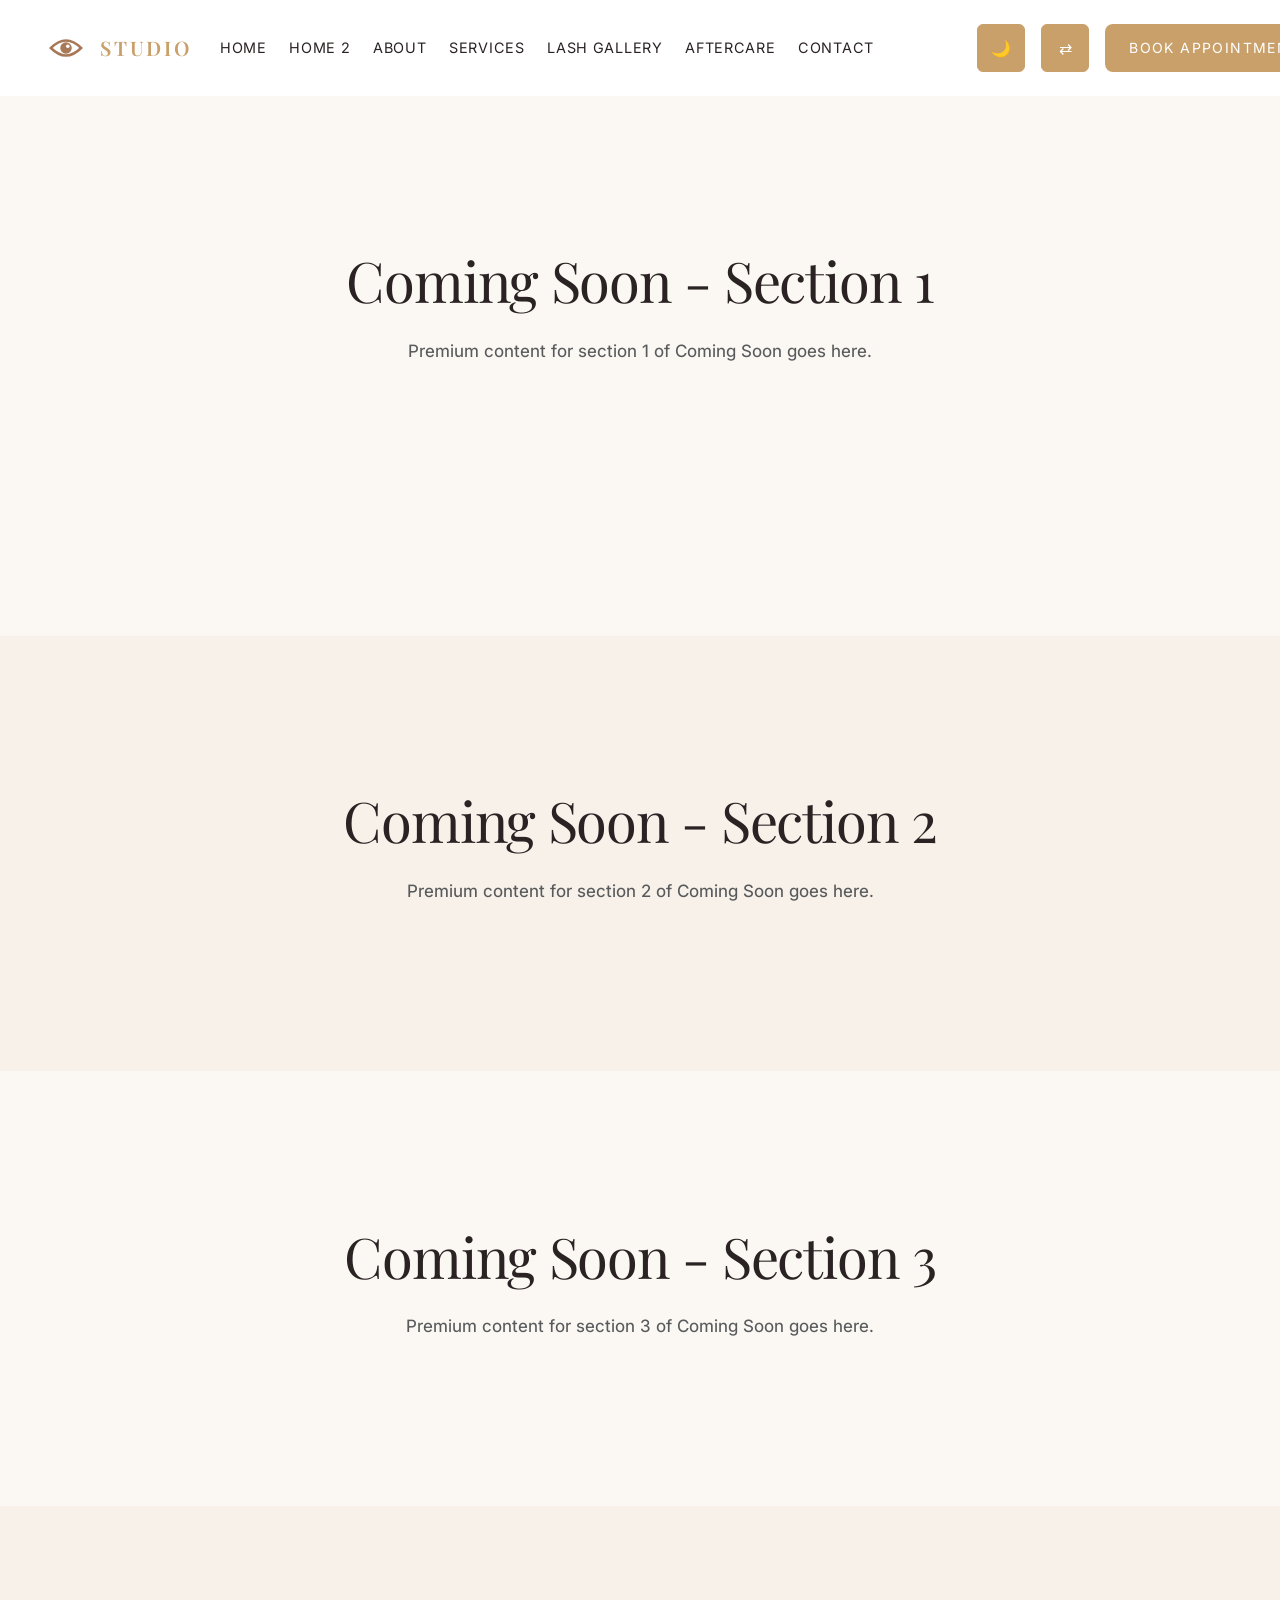
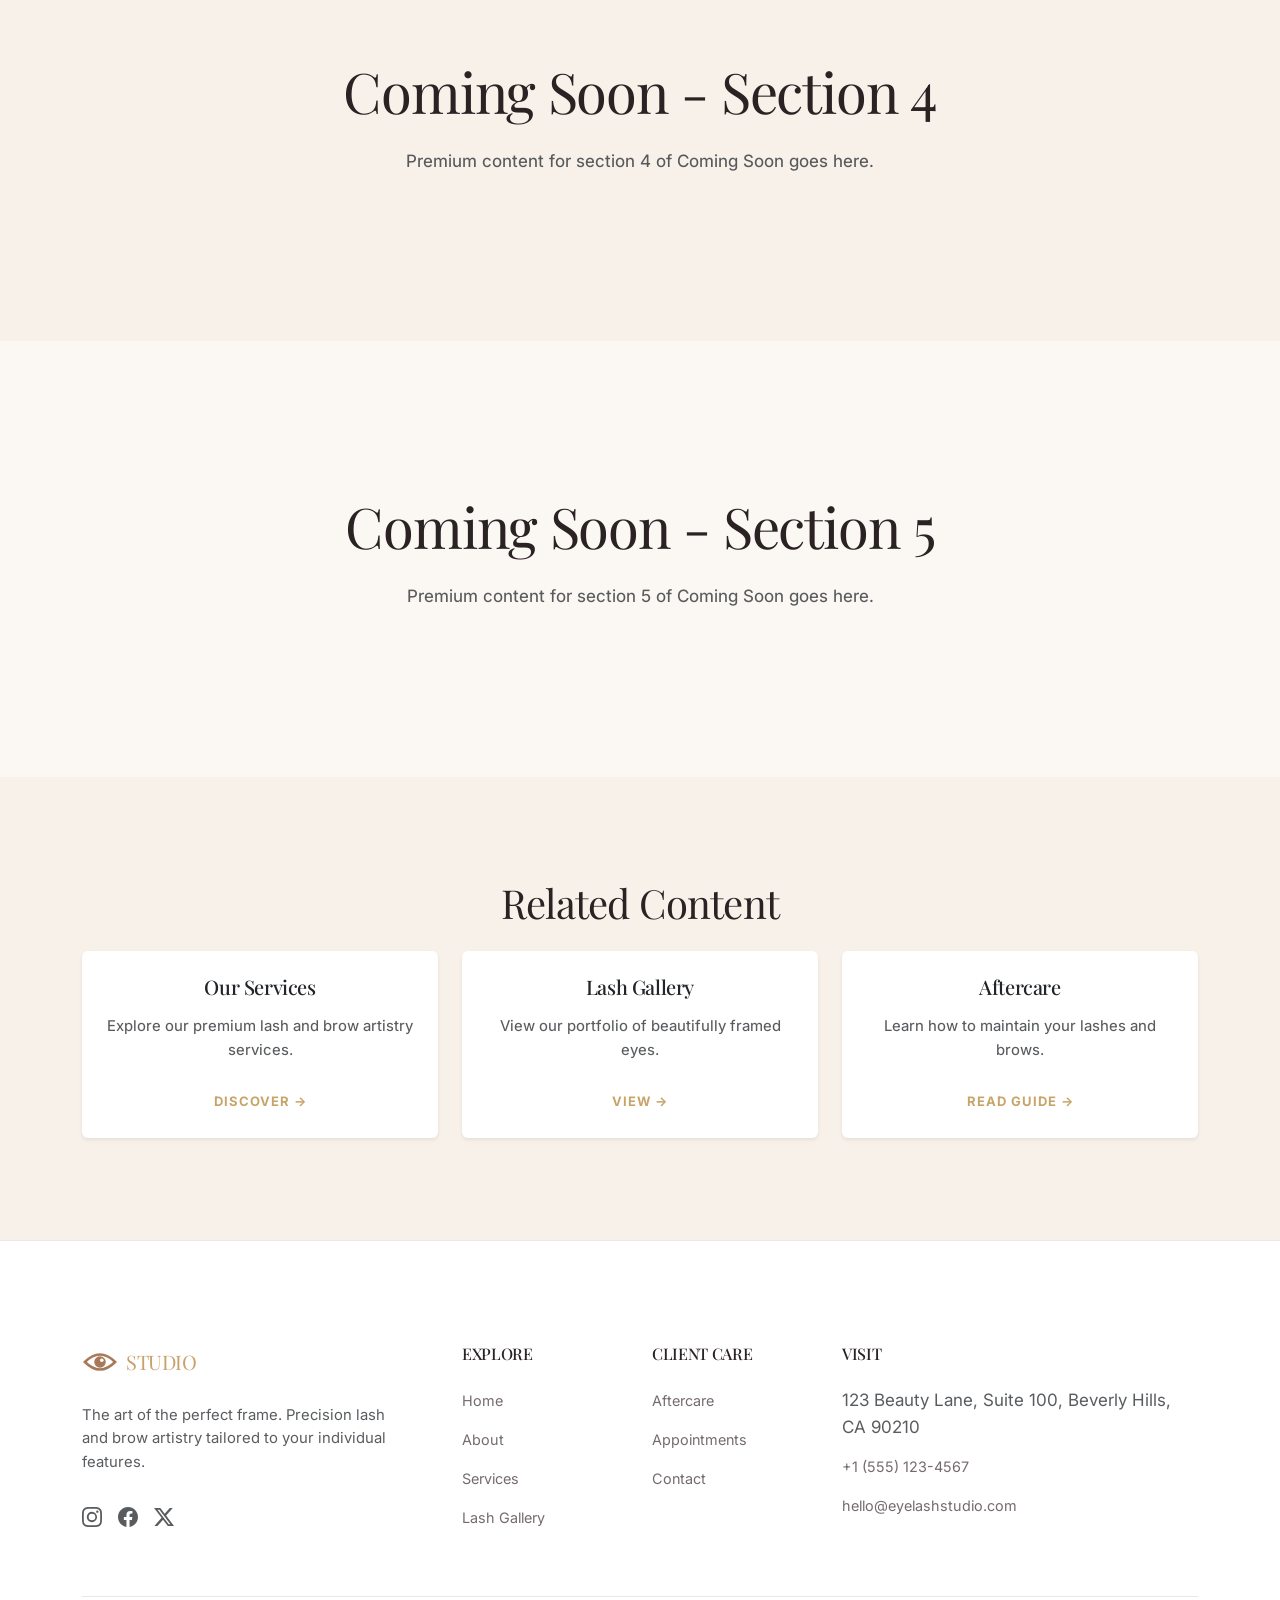
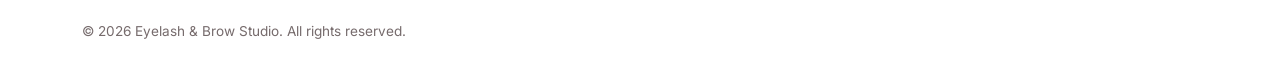
<file: coming-soon.html>
<!DOCTYPE html>
<html lang="en">
<head>
    <meta charset="UTF-8">
    <meta name="viewport" content="width=device-width, initial-scale=1.0">
    <title>Eyelash Extension & Brow Studio | Luxury Beauty</title>
    <meta name="description" content="Precision lash and brow artistry.">
    <link rel="icon" type="image/svg+xml" href="data:image/svg+xml,<svg xmlns='http://www.w3.org/2000/svg' viewBox='0 0 100 100'><text y='.9em' font-size='90'>👁️</text></svg>">
    <link href="https://cdn.jsdelivr.net/npm/bootstrap@5.3.2/dist/css/bootstrap.min.css" rel="stylesheet">
    <link rel="stylesheet" href="assets/css/style.css">
    <link rel="stylesheet" href="assets/css/dark-mode.css">
    <link rel="stylesheet" href="assets/css/rtl.css">
</head>
<body>
        <nav class="navbar navbar-expand-xl navbar-custom">
        <div class="container-fluid px-4 px-lg-5">
            
            <!-- Left: Brand (width 33% on XL) -->
            <a class="navbar-brand d-flex align-items-center gap-2 m-0" href="index.html">
                    <img src="data:image/svg+xml,%3Csvg xmlns='http://www.w3.org/2000/svg' viewBox='0 0 100 100'%3E%3Cpath d='M8 50 Q50 8 92 50 Q50 92 8 50Z' fill='none' stroke='%23a87958' stroke-width='7'/%3E%3Ccircle cx='50' cy='50' r='16' fill='%23a87958'/%3E%3Ccircle cx='55' cy='45' r='5' fill='%23fff'/%3E%3C/svg%3E"
                        alt="Studio eye mark" width="36" height="36">
                    <h2 class="footer-heading mb-0 ms-2">STUDIO</h2>
                </a>
                <button class="navbar-toggler border-0 shadow-none ms-auto d-xl-none" type="button" data-bs-toggle="collapse"
                    data-bs-target="#mainNav" aria-controls="mainNav" aria-expanded="false" aria-label="Toggle navigation">
                    <span class="navbar-toggler-icon"></span>
                </button>

            <!-- Center & Right: Collapse area -->
            <div class="collapse navbar-collapse justify-content-between" id="mainNav">
                <!-- Center: Nav Links -->
                <ul class="navbar-nav mx-auto me-xl-5 pe-xl-5 mb-4 mb-xl-0 align-items-center gap-xl-2 mt-4 mt-xl-0">
                    <li class="nav-item"><a class="nav-link" href="index.html">Home</a></li>
                    <li class="nav-item"><a class="nav-link" href="home-2.html">Home 2</a></li>
                    <li class="nav-item"><a class="nav-link" href="about.html">About</a></li>
                    <li class="nav-item"><a class="nav-link" href="services.html">Services</a></li>
                    <li class="nav-item"><a class="nav-link" href="lash-gallery.html">Lash Gallery</a></li>
                    <li class="nav-item"><a class="nav-link" href="aftercare.html">Aftercare</a></li>
                    <li class="nav-item"><a class="nav-link" href="contact.html">Contact</a></li>
                </ul>
                
                <!-- Right: Buttons (width 33% on XL, pushed to end) -->
                <div class="d-flex flex-column flex-xl-row align-items-center justify-content-end gap-3 pb-4 pb-xl-0">
                    <div class="d-flex align-items-center gap-3 justify-content-center">
                        <button class="btn d-flex align-items-center justify-content-center rounded" style="width: 48px; height: 48px;" id="theme-toggle" aria-label="Theme">🌙</button>
                        <button class="btn d-flex align-items-center justify-content-center rounded" id="rtl-toggle" style="width: 48px; height: 48px;" aria-label="RTL">⇄</button>
                    </div>
                    <a class="btn-primary text-decoration-none d-flex align-items-center justify-content-center" style="height: 48px; padding: 0 1.5rem;" href="appointment.html">Book Appointment</a>
                </div>
            </div>

        </div>
    </nav>
    <main>        <!-- Section 1 -->
        <section class="section ">
            <div class="container reveal-on-scroll text-center py-5">
                <h2 class="display-4 font-heading text-dark-espresso mb-4">Coming Soon - Section 1</h2>
                <p class="text-muted">Premium content for section 1 of Coming Soon goes here.</p>
            </div>
        </section>        <!-- Section 2 -->
        <section class="section bg-cream">
            <div class="container reveal-on-scroll text-center py-5">
                <h2 class="display-4 font-heading text-dark-espresso mb-4">Coming Soon - Section 2</h2>
                <p class="text-muted">Premium content for section 2 of Coming Soon goes here.</p>
            </div>
        </section>        <!-- Section 3 -->
        <section class="section ">
            <div class="container reveal-on-scroll text-center py-5">
                <h2 class="display-4 font-heading text-dark-espresso mb-4">Coming Soon - Section 3</h2>
                <p class="text-muted">Premium content for section 3 of Coming Soon goes here.</p>
            </div>
        </section>        <!-- Section 4 -->
        <section class="section bg-cream">
            <div class="container reveal-on-scroll text-center py-5">
                <h2 class="display-4 font-heading text-dark-espresso mb-4">Coming Soon - Section 4</h2>
                <p class="text-muted">Premium content for section 4 of Coming Soon goes here.</p>
            </div>
        </section>        <!-- Section 5 -->
        <section class="section ">
            <div class="container reveal-on-scroll text-center py-5">
                <h2 class="display-4 font-heading text-dark-espresso mb-4">Coming Soon - Section 5</h2>
                <p class="text-muted">Premium content for section 5 of Coming Soon goes here.</p>
            </div>
        </section>        <!-- Related Content Section -->
    <section class="section bg-cream">
        <div class="container reveal-on-scroll">
            <h3 class="display-6 font-heading mb-4 text-center">Related Content</h3>
            <div class="row g-4">
                <div class="col-md-4">
                    <div class="card h-100 border-0 shadow-sm bg-surface">
                        <div class="card-body text-center p-4">
                            <h4 class="h5 mb-3">Our Services</h4>
                            <p class="text-muted small mb-4">Explore our premium lash and brow artistry services.</p>
                            <a href="services.html" class="text-accent text-decoration-none text-uppercase fw-bold" style="font-size: 13px; letter-spacing: 1px;">Discover &rarr;</a>
                        </div>
                    </div>
                </div>
                <div class="col-md-4">
                    <div class="card h-100 border-0 shadow-sm bg-surface">
                        <div class="card-body text-center p-4">
                            <h4 class="h5 mb-3">Lash Gallery</h4>
                            <p class="text-muted small mb-4">View our portfolio of beautifully framed eyes.</p>
                            <a href="lash-gallery.html" class="text-accent text-decoration-none text-uppercase fw-bold" style="font-size: 13px; letter-spacing: 1px;">View &rarr;</a>
                        </div>
                    </div>
                </div>
                <div class="col-md-4">
                    <div class="card h-100 border-0 shadow-sm bg-surface">
                        <div class="card-body text-center p-4">
                            <h4 class="h5 mb-3">Aftercare</h4>
                            <p class="text-muted small mb-4">Learn how to maintain your lashes and brows.</p>
                            <a href="aftercare.html" class="text-accent text-decoration-none text-uppercase fw-bold" style="font-size: 13px; letter-spacing: 1px;">Read Guide &rarr;</a>
                        </div>
                    </div>
                </div>
            </div>
        </div>
    </section>
    </main>
    <footer class="site-footer">
        <div class="container">
            <div class="row g-4">
                <div class="col-12 col-md-6 col-lg-4 pe-lg-5">
                    <a href="index.html" class="text-decoration-none text-dark-espresso d-inline-flex align-items-center gap-2 mb-4">
    <img src="data:image/svg+xml,%3Csvg xmlns='http://www.w3.org/2000/svg' viewBox='0 0 100 100'%3E%3Cpath d='M8 50 Q50 8 92 50 Q50 92 8 50Z' fill='none' stroke='%23a87958' stroke-width='7'/%3E%3Ccircle cx='50' cy='50' r='16' fill='%23a87958'/%3E%3Ccircle cx='55' cy='45' r='5' fill='%23fff'/%3E%3C/svg%3E" alt="Studio eye mark" width="36" height="36">
    <h2 class="footer-heading mb-0">STUDIO</h2>
</a>
                    <p class="text-muted small mb-4">The art of the perfect frame. Precision lash and brow artistry tailored to your individual features.</p>
<div class="d-flex gap-3 mt-4">
    <a href="#" class="text-muted social-icon-hover fs-5"><svg xmlns="http://www.w3.org/2000/svg" width="20" height="20" fill="currentColor" class="bi bi-instagram" viewBox="0 0 16 16"><path d="M8 0C5.829 0 5.556.01 4.703.048 3.85.088 3.269.222 2.76.42a3.917 3.917 0 0 0-1.417.923A3.927 3.927 0 0 0 .42 2.76C.222 3.268.087 3.85.048 4.7.01 5.555 0 5.827 0 8.001c0 2.172.01 2.444.048 3.297.04.852.174 1.433.372 1.942.205.526.478.972.923 1.417.444.445.89.719 1.416.923.51.198 1.09.333 1.942.372C5.555 15.99 5.827 16 8 16s2.444-.01 3.298-.048c.851-.04 1.434-.174 1.943-.372a3.916 3.916 0 0 0 1.416-.923c.445-.445.718-.891.923-1.417.197-.509.332-1.09.372-1.942C15.99 10.445 16 10.173 16 8s-.01-2.445-.048-3.299c-.04-.851-.175-1.433-.372-1.941a3.926 3.926 0 0 0-.923-1.417A3.911 3.911 0 0 0 13.24.42c-.51-.198-1.092-.333-1.943-.372C10.443.01 10.172 0 7.998 0h.003zm-.717 1.442h.718c2.136 0 2.389.007 3.232.046.78.035 1.204.166 1.486.275.373.145.64.319.92.599.28.28.453.546.598.92.11.281.24.705.275 1.485.039.843.047 1.096.047 3.231s-.008 2.389-.047 3.232c-.035.78-.166 1.203-.275 1.485a2.47 2.47 0 0 1-.599.919c-.28.28-.546.453-.92.598-.28.11-.704.24-1.485.276-.843.038-1.096.047-3.232.047s-2.39-.009-3.233-.047c-.78-.036-1.203-.166-1.485-.276a2.478 2.478 0 0 1-.92-.598 2.48 2.48 0 0 1-.6-.92c-.109-.281-.24-.705-.275-1.485-.038-.843-.046-1.096-.046-3.233 0-2.136.008-2.388.046-3.231.036-.78.166-1.204.276-1.486.145-.373.319-.64.599-.92.28-.28.546-.453.92-.598.282-.11.705-.24 1.485-.276.738-.034 1.024-.044 2.515-.045v.002zm4.988 1.328a.96.96 0 1 0 0 1.92.96.96 0 0 0 0-1.92zm-4.27 1.122a4.109 4.109 0 1 0 0 8.217 4.109 4.109 0 0 0 0-8.217zm0 1.441a2.667 2.667 0 1 1 0 5.334 2.667 2.667 0 0 1 0-5.334z"/></svg></a>
    <a href="#" class="text-muted social-icon-hover fs-5"><svg xmlns="http://www.w3.org/2000/svg" width="20" height="20" fill="currentColor" class="bi bi-facebook" viewBox="0 0 16 16"><path d="M16 8.049c0-4.446-3.582-8.05-8-8.05C3.58 0-.002 3.603-.002 8.05c0 4.017 2.926 7.347 6.75 7.951v-5.625h-2.03V8.05H6.75V6.275c0-2.017 1.195-3.131 3.022-3.131.876 0 1.791.157 1.791.157v1.98h-1.009c-.993 0-1.303.621-1.303 1.258v1.51h2.218l-.354 2.326H9.25V16c3.824-.604 6.75-3.934 6.75-7.951z"/></svg></a>
    <a href="#" class="text-muted social-icon-hover fs-5"><svg xmlns="http://www.w3.org/2000/svg" width="20" height="20" fill="currentColor" class="bi bi-twitter-x" viewBox="0 0 16 16"><path d="M12.6.75h2.454l-5.36 6.142L16 15.25h-4.937l-3.867-5.07-4.425 5.07H.316l5.733-6.57L0 .75h5.063l3.495 4.633L12.601.75Zm-.86 13.028h1.36L4.323 2.145H2.865l8.875 11.633Z"/></svg></a>
</div>
                </div>
                <div class="col-12 col-md-6 col-lg-2">
                    <h3 class="h6 text-uppercase letter-spacing-1 mb-4">Explore</h3>
                    <ul class="footer-links">
                        <li><a href="index.html">Home</a></li>
                        <li><a href="about.html">About</a></li>
                        <li><a href="services.html">Services</a></li>
                        <li><a href="lash-gallery.html">Lash Gallery</a></li>
                        
                    </ul>
                </div>
                <div class="col-12 col-md-6 col-lg-2">
                    <h3 class="h6 text-uppercase letter-spacing-1 mb-4">Client Care</h3>
                    <ul class="footer-links">
                        <li><a href="aftercare.html">Aftercare</a></li>
                        
                        <li><a href="appointment.html">Appointments</a></li>
                        <li><a href="contact.html">Contact</a></li>
                    </ul>
                </div>
                <div class="col-12 col-md-6 col-lg-4">
                    <h3 class="h6 text-uppercase letter-spacing-1 mb-4">Visit</h3>
                    <ul class="footer-links">
                        <li><span class="text-muted">123 Beauty Lane, Suite 100, Beverly Hills, CA 90210</span></li>
                        <li><a href="tel:+15551234567">+1 (555) 123-4567</a></li>
                        <li><a href="mailto:hello@eyelashstudio.com">hello@eyelashstudio.com</a></li>
                    </ul>
                </div>
            </div>
            <div class="footer-bottom mt-5 pt-4">
                <p class="mb-0">&copy; 2026 Eyelash & Brow Studio. All rights reserved.</p>
                
            </div>
        </div>
    </footer>
    <button id="scrollTopBtn" class="scroll-top-btn" aria-label="Scroll to top">
        <svg xmlns="http://www.w3.org/2000/svg" width="20" height="20" fill="currentColor" class="bi bi-chevron-up" viewBox="0 0 16 16"><path fill-rule="evenodd" d="M7.646 4.646a.5.5 0 0 1 .708 0l6 6a.5.5 0 0 1-.708.708L8 5.707l-5.646 5.647a.5.5 0 0 1-.708-.708l6-6z"/></svg>
    </button>
    <script src="https://cdn.jsdelivr.net/npm/bootstrap@5.3.2/dist/js/bootstrap.bundle.min.js"></script>
    <script src="assets/js/main.js"></script>
</body>
</html>
</file>
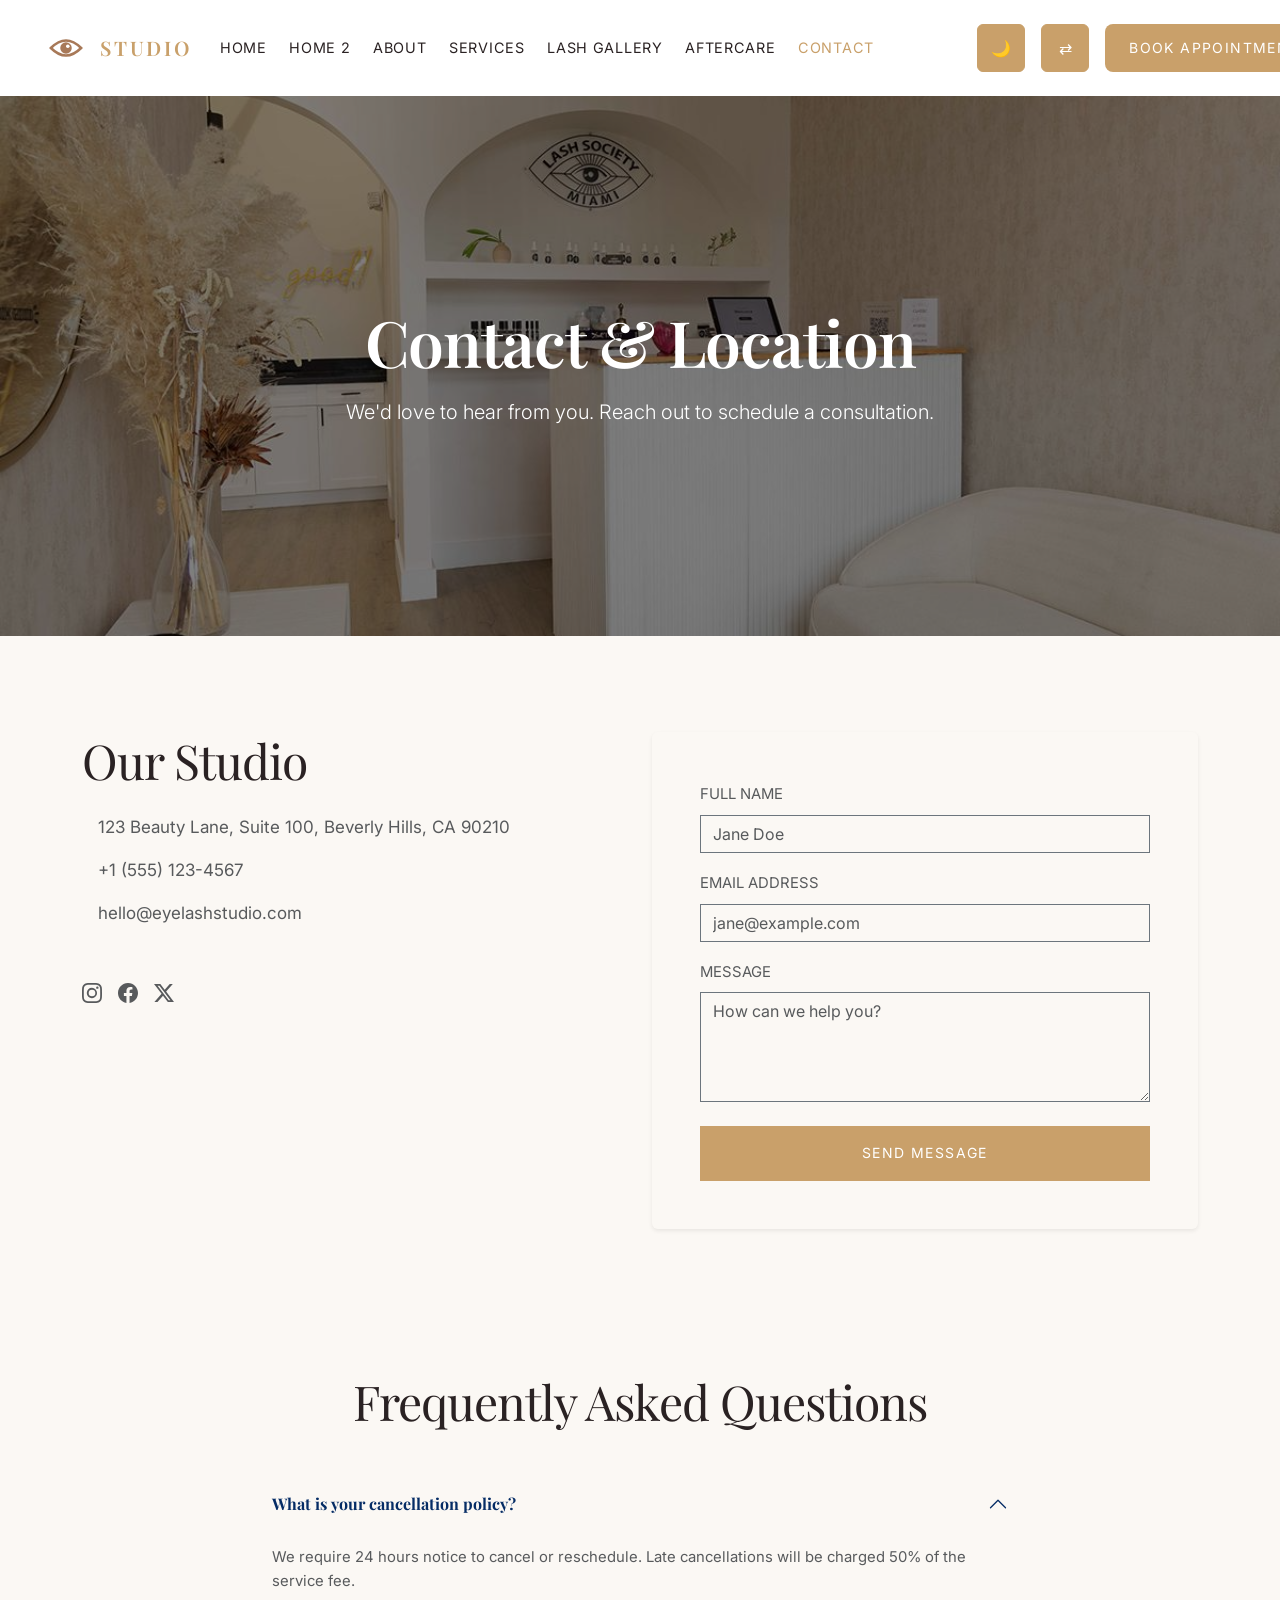
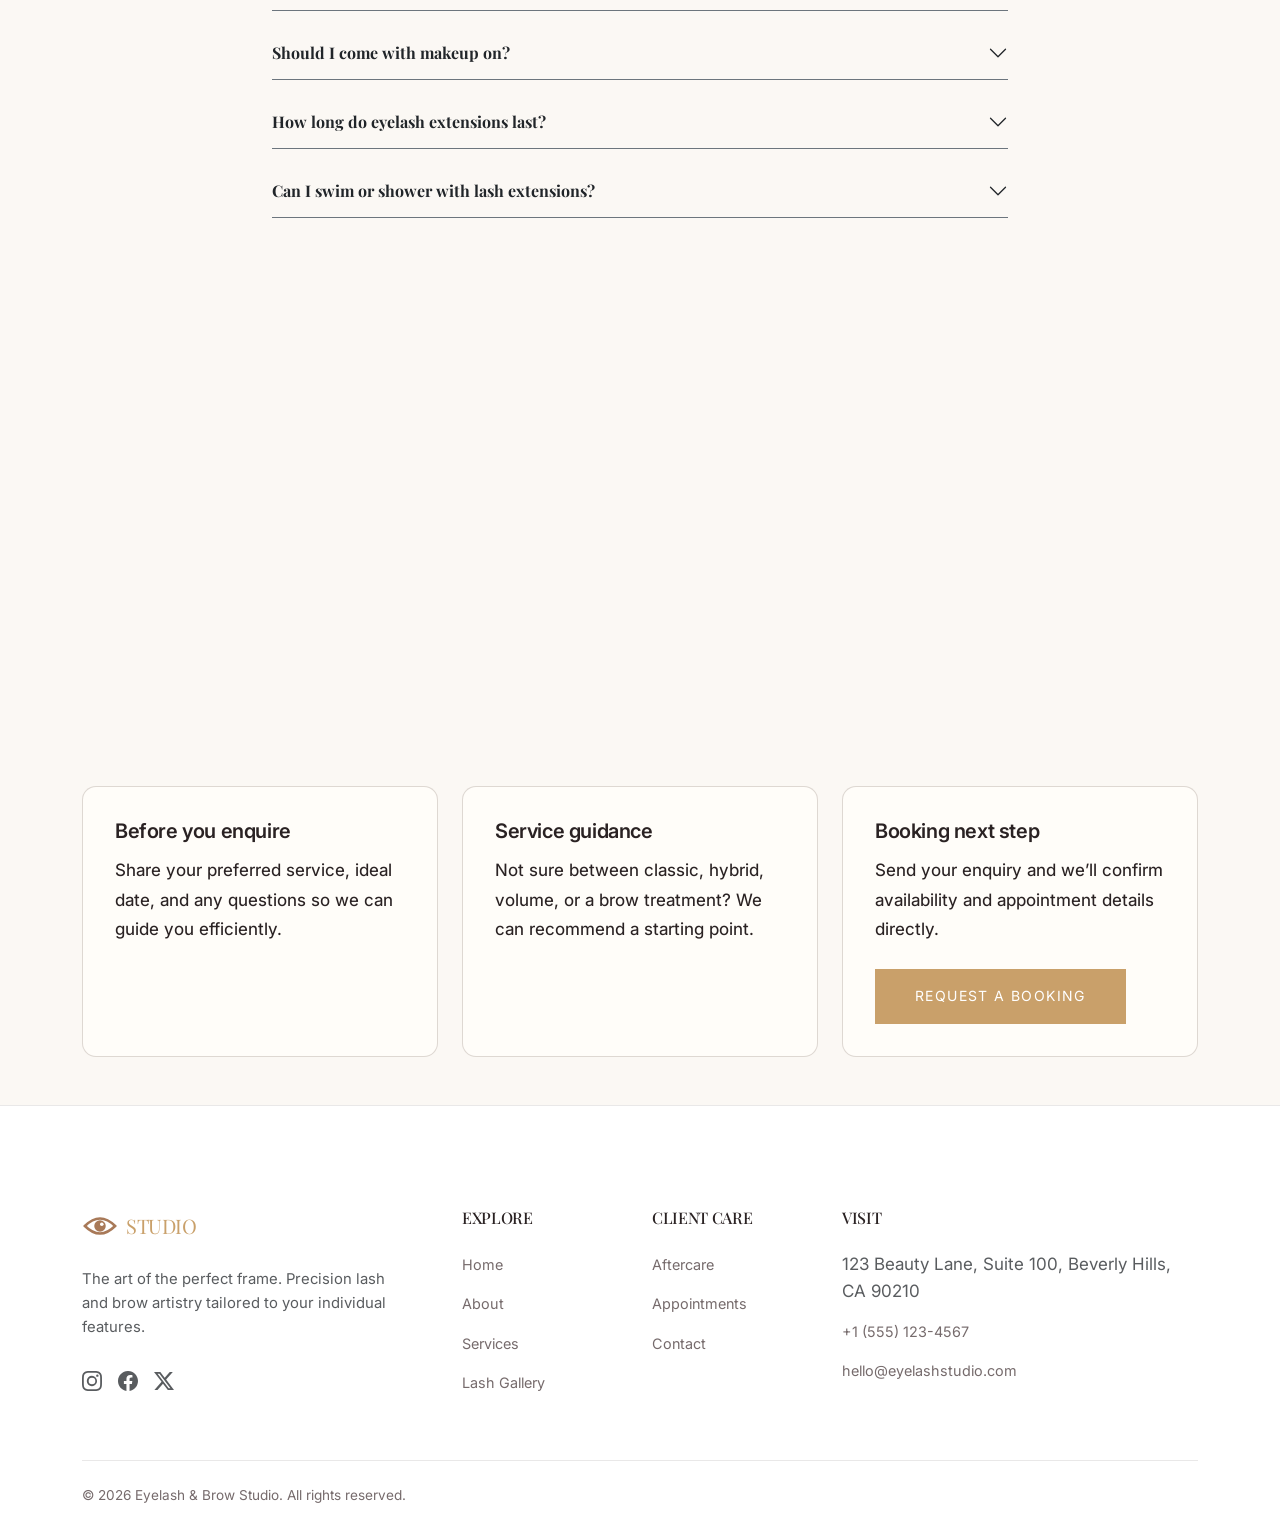
<file: contact.html>
<!DOCTYPE html>
<html lang="en">

<head>
    <meta charset="UTF-8">
    <meta name="viewport" content="width=device-width, initial-scale=1.0">
    <title>Eyelash Extension & Brow Studio | Luxury Beauty</title>
    <meta name="description" content="Precision lash and brow artistry.">
    <link rel="icon" type="image/svg+xml"
        href="data:image/svg+xml,<svg xmlns='http://www.w3.org/2000/svg' viewBox='0 0 100 100'><text y='.9em' font-size='90'>👁️</text></svg>">
    <link href="https://cdn.jsdelivr.net/npm/bootstrap@5.3.2/dist/css/bootstrap.min.css" rel="stylesheet">
    <link rel="stylesheet" href="assets/css/style.css">
    <link rel="stylesheet" href="assets/css/dark-mode.css">
    <link rel="stylesheet" href="assets/css/rtl.css">
</head>

<body>
    <nav class="navbar navbar-expand-xl navbar-custom">
        <div class="container-fluid px-4 px-lg-5">

            <!-- Left: Brand (width 33% on XL) -->
            <a class="navbar-brand d-flex align-items-center gap-2 m-0" href="index.html">
                <img src="data:image/svg+xml,%3Csvg xmlns='http://www.w3.org/2000/svg' viewBox='0 0 100 100'%3E%3Cpath d='M8 50 Q50 8 92 50 Q50 92 8 50Z' fill='none' stroke='%23a87958' stroke-width='7'/%3E%3Ccircle cx='50' cy='50' r='16' fill='%23a87958'/%3E%3Ccircle cx='55' cy='45' r='5' fill='%23fff'/%3E%3C/svg%3E"
                    alt="Studio eye mark" width="36" height="36">
                <h2 class="footer-heading mb-0 ms-2">STUDIO</h2>
            </a>
            <button class="navbar-toggler border-0 shadow-none ms-auto d-xl-none" type="button"
                data-bs-toggle="collapse" data-bs-target="#mainNav" aria-controls="mainNav" aria-expanded="false"
                aria-label="Toggle navigation">
                <span class="navbar-toggler-icon"></span>
            </button>

            <!-- Center & Right: Collapse area -->
            <div class="collapse navbar-collapse justify-content-between" id="mainNav">
                <!-- Center: Nav Links -->
                <ul class="navbar-nav mx-auto me-xl-5 pe-xl-5 mb-4 mb-xl-0 align-items-center gap-xl-2 mt-4 mt-xl-0">
                    <li class="nav-item"><a class="nav-link" href="index.html">Home</a></li>
                    <li class="nav-item"><a class="nav-link" href="home-2.html">Home 2</a></li>
                    <li class="nav-item"><a class="nav-link" href="about.html">About</a></li>
                    <li class="nav-item"><a class="nav-link" href="services.html">Services</a></li>
                    <li class="nav-item"><a class="nav-link" href="lash-gallery.html">Lash Gallery</a></li>
                    <li class="nav-item"><a class="nav-link" href="aftercare.html">Aftercare</a></li>
                    <li class="nav-item"><a class="nav-link" href="contact.html">Contact</a></li>
                </ul>

                <!-- Right: Buttons (width 33% on XL, pushed to end) -->
                <div class="d-flex flex-column flex-xl-row align-items-center justify-content-end gap-3 pb-4 pb-xl-0">
                    <div class="d-flex align-items-center gap-3 justify-content-center">
                        <button class="btn d-flex align-items-center justify-content-center rounded"
                            style="width: 48px; height: 48px;" id="theme-toggle" aria-label="Theme">🌙</button>
                        <button class="btn d-flex align-items-center justify-content-center rounded" id="rtl-toggle"
                            style="width: 48px; height: 48px;" aria-label="RTL">⇄</button>
                    </div>
                    <a class="btn-primary text-decoration-none d-flex align-items-center justify-content-center"
                        style="height: 48px; padding: 0 1.5rem;" href="appointment.html">Book Appointment</a>
                </div>
            </div>

        </div>
    </nav>
    <main>
        <!-- Hero -->
        <section class="section d-flex align-items-center position-relative overflow-hidden"
            style="min-height: 60vh; background-color: #000;">
            <div class="position-absolute top-0 start-0 w-100 h-100 z-0">
                <img src="assets/images/contact-hero.jpg" alt="Contact Hero"
                    class="w-100 h-100 object-fit-cover opacity-50">
            </div>
            <div class="container position-relative z-1 text-center text-white">
                <h1 class="display-3 font-heading mb-3 reveal-on-scroll">Contact & Location</h1>
                <p class="lead mb-0 reveal-on-scroll mx-auto" style="max-width: 600px;">We'd love to hear from you.
                    Reach out to schedule a consultation.</p>
            </div>
        </section>

        <section class="section py-5 my-5">
            <div class="container reveal-on-scroll">
                <div class="row">
                    <div class="col-lg-5 mb-5 mb-lg-0">
                        <h2 class="display-5 font-heading text-dark-espresso mb-4">Our Studio</h2>
                        <ul class="list-unstyled d-flex flex-column gap-3 mb-5 text-muted p-0 m-0">
                            <li class="d-flex gap-3"><i class="bi bi-geo-alt fs-5 text-dark-espresso"></i> 123 Beauty
                                Lane, Suite 100, Beverly Hills, CA 90210</li>
                            <li class="d-flex gap-3"><i class="bi bi-telephone fs-5 text-dark-espresso"></i> +1 (555)
                                123-4567</li>
                            <li class="d-flex gap-3"><i class="bi bi-envelope fs-5 text-dark-espresso"></i>
                                hello@eyelashstudio.com</li>
                        </ul>


                        <div class="d-flex gap-3 mt-4 mb-5 mb-lg-0">
                            <a href="#" class="text-muted social-icon-hover fs-5"><svg
                                    xmlns="http://www.w3.org/2000/svg" width="20" height="20" fill="currentColor"
                                    class="bi bi-instagram" viewBox="0 0 16 16">
                                    <path
                                        d="M8 0C5.829 0 5.556.01 4.703.048 3.85.088 3.269.222 2.76.42a3.917 3.917 0 0 0-1.417.923A3.927 3.927 0 0 0 .42 2.76C.222 3.268.087 3.85.048 4.7.01 5.555 0 5.827 0 8.001c0 2.172.01 2.444.048 3.297.04.852.174 1.433.372 1.942.205.526.478.972.923 1.417.444.445.89.719 1.416.923.51.198 1.09.333 1.942.372C5.555 15.99 5.827 16 8 16s2.444-.01 3.298-.048c.851-.04 1.434-.174 1.943-.372a3.916 3.916 0 0 0 1.416-.923c.445-.445.718-.891.923-1.417.197-.509.332-1.09.372-1.942C15.99 10.445 16 10.173 16 8s-.01-2.445-.048-3.299c-.04-.851-.175-1.433-.372-1.941a3.926 3.926 0 0 0-.923-1.417A3.911 3.911 0 0 0 13.24.42c-.51-.198-1.092-.333-1.943-.372C10.443.01 10.172 0 7.998 0h.003zm-.717 1.442h.718c2.136 0 2.389.007 3.232.046.78.035 1.204.166 1.486.275.373.145.64.319.92.599.28.28.453.546.598.92.11.281.24.705.275 1.485.039.843.047 1.096.047 3.231s-.008 2.389-.047 3.232c-.035.78-.166 1.203-.275 1.485a2.47 2.47 0 0 1-.599.919c-.28.28-.546.453-.92.598-.28.11-.704.24-1.485.276-.843.038-1.096.047-3.232.047s-2.39-.009-3.233-.047c-.78-.036-1.203-.166-1.485-.276a2.478 2.478 0 0 1-.92-.598 2.48 2.48 0 0 1-.6-.92c-.109-.281-.24-.705-.275-1.485-.038-.843-.046-1.096-.046-3.233 0-2.136.008-2.388.046-3.231.036-.78.166-1.204.276-1.486.145-.373.319-.64.599-.92.28-.28.546-.453.92-.598.282-.11.705-.24 1.485-.276.738-.034 1.024-.044 2.515-.045v.002zm4.988 1.328a.96.96 0 1 0 0 1.92.96.96 0 0 0 0-1.92zm-4.27 1.122a4.109 4.109 0 1 0 0 8.217 4.109 4.109 0 0 0 0-8.217zm0 1.441a2.667 2.667 0 1 1 0 5.334 2.667 2.667 0 0 1 0-5.334z" />
                                </svg></a>
                            <a href="#" class="text-muted social-icon-hover fs-5"><svg
                                    xmlns="http://www.w3.org/2000/svg" width="20" height="20" fill="currentColor"
                                    class="bi bi-facebook" viewBox="0 0 16 16">
                                    <path
                                        d="M16 8.049c0-4.446-3.582-8.05-8-8.05C3.58 0-.002 3.603-.002 8.05c0 4.017 2.926 7.347 6.75 7.951v-5.625h-2.03V8.05H6.75V6.275c0-2.017 1.195-3.131 3.022-3.131.876 0 1.791.157 1.791.157v1.98h-1.009c-.993 0-1.303.621-1.303 1.258v1.51h2.218l-.354 2.326H9.25V16c3.824-.604 6.75-3.934 6.75-7.951z" />
                                </svg></a>
                            <a href="#" class="text-muted social-icon-hover fs-5"><svg
                                    xmlns="http://www.w3.org/2000/svg" width="20" height="20" fill="currentColor"
                                    class="bi bi-twitter-x" viewBox="0 0 16 16">
                                    <path
                                        d="M12.6.75h2.454l-5.36 6.142L16 15.25h-4.937l-3.867-5.07-4.425 5.07H.316l5.733-6.57L0 .75h5.063l3.495 4.633L12.601.75Zm-.86 13.028h1.36L4.323 2.145H2.865l8.875 11.633Z" />
                                </svg></a>
                        </div>
                    </div>

                    <div class="col-lg-6 offset-lg-1">
                        <div class="bg-surface p-4 p-md-5 rounded shadow-sm">
                            <form>
                                <div class="mb-3">
                                    <label class="form-label text-muted small text-uppercase">Full Name</label>
                                    <input type="text" class="form-control rounded-0 bg-transparent border-secondary"
                                        placeholder="Jane Doe">
                                </div>
                                <div class="mb-3">
                                    <label class="form-label text-muted small text-uppercase">Email Address</label>
                                    <input type="email" class="form-control rounded-0 bg-transparent border-secondary"
                                        placeholder="jane@example.com">
                                </div>
                                <div class="mb-4">
                                    <label class="form-label text-muted small text-uppercase">Message</label>
                                    <textarea class="form-control rounded-0 bg-transparent border-secondary" rows="4"
                                        placeholder="How can we help you?"></textarea>
                                </div>
                                <button type="button" class="btn-theme-custom w-100">Send Message</button>
                            </form>
                        </div>
                    </div>
                </div>
            </div>
        </section>
        <!-- Section 1: FAQ -->
        <section class="section py-5 my-5">
            <div class="container reveal-on-scroll">
                <h2 class="display-5 font-heading text-dark-espresso mb-5 text-center">Frequently Asked Questions</h2>
                <div class="row justify-content-center">
                    <div class="col-lg-8 text-start">
                        <div class="accordion" id="faqAccordion">
                            <!-- QA 1 -->
                            <div
                                class="accordion-item bg-transparent border-secondary border-bottom border-0 rounded-0 mb-3">
                                <h2 class="accordion-header">
                                    <button
                                        class="accordion-button bg-transparent shadow-none font-heading fw-bold px-0 text-dark-espresso align-items-start"
                                        type="button" data-bs-toggle="collapse" data-bs-target="#collapseOne">
                                        What is your cancellation policy?
                                    </button>
                                </h2>
                                <div id="collapseOne" class="accordion-collapse collapse show"
                                    data-bs-parent="#faqAccordion">
                                    <div class="accordion-body px-0 text-muted small">
                                        We require 24 hours notice to cancel or reschedule. Late cancellations will be
                                        charged 50% of the service fee.
                                    </div>
                                </div>
                            </div>
                            <!-- QA 2 -->
                            <div
                                class="accordion-item bg-transparent border-secondary border-bottom border-0 rounded-0 mb-3">
                                <h2 class="accordion-header">
                                    <button
                                        class="accordion-button collapsed bg-transparent shadow-none font-heading fw-bold px-0 text-dark-espresso align-items-start"
                                        type="button" data-bs-toggle="collapse" data-bs-target="#collapseTwo">
                                        Should I come with makeup on?
                                    </button>
                                </h2>
                                <div id="collapseTwo" class="accordion-collapse collapse"
                                    data-bs-parent="#faqAccordion">
                                    <div class="accordion-body px-0 text-muted small">
                                        Please arrive with a clean face, completely free of mascara or eye makeup, to
                                        ensure the best adhesive bond.
                                    </div>
                                </div>
                            </div>
                            <!-- QA 3 -->
                            <div
                                class="accordion-item bg-transparent border-secondary border-bottom border-0 rounded-0 mb-3">
                                <h2 class="accordion-header">
                                    <button
                                        class="accordion-button collapsed bg-transparent shadow-none font-heading fw-bold px-0 text-dark-espresso align-items-start"
                                        type="button" data-bs-toggle="collapse" data-bs-target="#collapseThree">
                                        How long do eyelash extensions last?
                                    </button>
                                </h2>
                                <div id="collapseThree" class="accordion-collapse collapse"
                                    data-bs-parent="#faqAccordion">
                                    <div class="accordion-body px-0 text-muted small">
                                        Typically 3 to 5 weeks, depending on your natural lash growth cycle and
                                        aftercare routine. We recommend fills every 2-3 weeks to maintain fullness.
                                    </div>
                                </div>
                            </div>
                            <!-- QA 4 -->
                            <div
                                class="accordion-item bg-transparent border-secondary border-bottom border-0 rounded-0 mb-3">
                                <h2 class="accordion-header">
                                    <button
                                        class="accordion-button collapsed bg-transparent shadow-none font-heading fw-bold px-0 text-dark-espresso align-items-start"
                                        type="button" data-bs-toggle="collapse" data-bs-target="#collapseFour">
                                        Can I swim or shower with lash extensions?
                                    </button>
                                </h2>
                                <div id="collapseFour" class="accordion-collapse collapse"
                                    data-bs-parent="#faqAccordion">
                                    <div class="accordion-body px-0 text-muted small">
                                        Yes, but please avoid getting them wet for the first 24 hours after your
                                        appointment to allow the adhesive to fully cure. After that, you can safely swim
                                        and shower.
                                    </div>
                                </div>
                            </div>
                        </div>
                    </div>
                </div>
            </div>
        </section>

        <!-- Section 2: Map -->
        <section class="section-fluid mb-0">
            <iframe
                src="https://www.google.com/maps/embed?pb=!1m18!1m12!1m3!1d3305.1553531121045!2d-118.40375968478443!3d34.06554708060205!2m3!1f0!2f0!3f0!3m2!1i1024!2i768!4f13.1!3m3!1m2!1s0x80c2bc04d3d147ab%3A0xd607c959b7390215!2sBeverly%20Hills%2C%20CA%2090210!5e0!3m2!1sen!2sus!4v1655928131345!5m2!1sen!2sus"
                width="100%" height="400" style="border:0;" allowfullscreen="" loading="lazy"
                referrerpolicy="no-referrer-when-downgrade"></iframe>
        </section>

    </main>

    
<section class="studio-proof-section section py-5"><div class="container"><div class="row g-4"><div class="col-md-4"><article class="studio-value-card h-100"><h2>Before you enquire</h2><p>Share your preferred service, ideal date, and any questions so we can guide you efficiently.</p></article></div><div class="col-md-4"><article class="studio-value-card h-100"><h2>Service guidance</h2><p>Not sure between classic, hybrid, volume, or a brow treatment? We can recommend a starting point.</p></article></div><div class="col-md-4"><article class="studio-value-card h-100"><h2>Booking next step</h2><p>Send your enquiry and we’ll confirm availability and appointment details directly.</p><a href="appointment.html" class="btn-primary d-inline-block mt-2">Request a Booking</a></article></div></div></div></section>

<footer class="site-footer">
        <div class="container">
            <div class="row g-4">
                <div class="col-12 col-md-6 col-lg-4 pe-lg-5">
                    <a href="index.html"
                        class="text-decoration-none text-dark-espresso d-inline-flex align-items-center gap-2 mb-4">
                        <img src="data:image/svg+xml,%3Csvg xmlns='http://www.w3.org/2000/svg' viewBox='0 0 100 100'%3E%3Cpath d='M8 50 Q50 8 92 50 Q50 92 8 50Z' fill='none' stroke='%23a87958' stroke-width='7'/%3E%3Ccircle cx='50' cy='50' r='16' fill='%23a87958'/%3E%3Ccircle cx='55' cy='45' r='5' fill='%23fff'/%3E%3C/svg%3E"
                            alt="Studio eye mark" width="36" height="36">
                        <h2 class="footer-heading mb-0">STUDIO</h2>
                    </a>
                    <p class="text-muted small mb-4">The art of the perfect frame. Precision lash and brow artistry
                        tailored to your individual features.</p>
                    <div class="d-flex gap-3 mt-4">
                        <a href="#" class="text-muted social-icon-hover fs-5"><svg xmlns="http://www.w3.org/2000/svg"
                                width="20" height="20" fill="currentColor" class="bi bi-instagram" viewBox="0 0 16 16">
                                <path
                                    d="M8 0C5.829 0 5.556.01 4.703.048 3.85.088 3.269.222 2.76.42a3.917 3.917 0 0 0-1.417.923A3.927 3.927 0 0 0 .42 2.76C.222 3.268.087 3.85.048 4.7.01 5.555 0 5.827 0 8.001c0 2.172.01 2.444.048 3.297.04.852.174 1.433.372 1.942.205.526.478.972.923 1.417.444.445.89.719 1.416.923.51.198 1.09.333 1.942.372C5.555 15.99 5.827 16 8 16s2.444-.01 3.298-.048c.851-.04 1.434-.174 1.943-.372a3.916 3.916 0 0 0 1.416-.923c.445-.445.718-.891.923-1.417.197-.509.332-1.09.372-1.942C15.99 10.445 16 10.173 16 8s-.01-2.445-.048-3.299c-.04-.851-.175-1.433-.372-1.941a3.926 3.926 0 0 0-.923-1.417A3.911 3.911 0 0 0 13.24.42c-.51-.198-1.092-.333-1.943-.372C10.443.01 10.172 0 7.998 0h.003zm-.717 1.442h.718c2.136 0 2.389.007 3.232.046.78.035 1.204.166 1.486.275.373.145.64.319.92.599.28.28.453.546.598.92.11.281.24.705.275 1.485.039.843.047 1.096.047 3.231s-.008 2.389-.047 3.232c-.035.78-.166 1.203-.275 1.485a2.47 2.47 0 0 1-.599.919c-.28.28-.546.453-.92.598-.28.11-.704.24-1.485.276-.843.038-1.096.047-3.232.047s-2.39-.009-3.233-.047c-.78-.036-1.203-.166-1.485-.276a2.478 2.478 0 0 1-.92-.598 2.48 2.48 0 0 1-.6-.92c-.109-.281-.24-.705-.275-1.485-.038-.843-.046-1.096-.046-3.233 0-2.136.008-2.388.046-3.231.036-.78.166-1.204.276-1.486.145-.373.319-.64.599-.92.28-.28.546-.453.92-.598.282-.11.705-.24 1.485-.276.738-.034 1.024-.044 2.515-.045v.002zm4.988 1.328a.96.96 0 1 0 0 1.92.96.96 0 0 0 0-1.92zm-4.27 1.122a4.109 4.109 0 1 0 0 8.217 4.109 4.109 0 0 0 0-8.217zm0 1.441a2.667 2.667 0 1 1 0 5.334 2.667 2.667 0 0 1 0-5.334z" />
                            </svg></a>
                        <a href="#" class="text-muted social-icon-hover fs-5"><svg xmlns="http://www.w3.org/2000/svg"
                                width="20" height="20" fill="currentColor" class="bi bi-facebook" viewBox="0 0 16 16">
                                <path
                                    d="M16 8.049c0-4.446-3.582-8.05-8-8.05C3.58 0-.002 3.603-.002 8.05c0 4.017 2.926 7.347 6.75 7.951v-5.625h-2.03V8.05H6.75V6.275c0-2.017 1.195-3.131 3.022-3.131.876 0 1.791.157 1.791.157v1.98h-1.009c-.993 0-1.303.621-1.303 1.258v1.51h2.218l-.354 2.326H9.25V16c3.824-.604 6.75-3.934 6.75-7.951z" />
                            </svg></a>
                        <a href="#" class="text-muted social-icon-hover fs-5"><svg xmlns="http://www.w3.org/2000/svg"
                                width="20" height="20" fill="currentColor" class="bi bi-twitter-x" viewBox="0 0 16 16">
                                <path
                                    d="M12.6.75h2.454l-5.36 6.142L16 15.25h-4.937l-3.867-5.07-4.425 5.07H.316l5.733-6.57L0 .75h5.063l3.495 4.633L12.601.75Zm-.86 13.028h1.36L4.323 2.145H2.865l8.875 11.633Z" />
                            </svg></a>
                    </div>
                </div>
                <div class="col-12 col-md-6 col-lg-2">
                    <h3 class="h6 text-uppercase letter-spacing-1 mb-4">Explore</h3>
                    <ul class="footer-links">
                        <li><a href="index.html">Home</a></li>
                        <li><a href="about.html">About</a></li>
                        <li><a href="services.html">Services</a></li>
                        <li><a href="lash-gallery.html">Lash Gallery</a></li>

                    </ul>
                </div>
                <div class="col-12 col-md-6 col-lg-2">
                    <h3 class="h6 text-uppercase letter-spacing-1 mb-4">Client Care</h3>
                    <ul class="footer-links">
                        <li><a href="aftercare.html">Aftercare</a></li>

                        <li><a href="appointment.html">Appointments</a></li>
                        <li><a href="contact.html">Contact</a></li>
                    </ul>
                </div>
                <div class="col-12 col-md-6 col-lg-4">
                    <h3 class="h6 text-uppercase letter-spacing-1 mb-4">Visit</h3>
                    <ul class="footer-links">
                        <li><span class="text-muted">123 Beauty Lane, Suite 100, Beverly Hills, CA 90210</span></li>
                        <li><a href="tel:+15551234567">+1 (555) 123-4567</a></li>
                        <li><a href="mailto:hello@eyelashstudio.com">hello@eyelashstudio.com</a></li>
                    </ul>
                </div>
            </div>
            <div class="footer-bottom mt-5 pt-4">
                <p class="mb-0">&copy; 2026 Eyelash & Brow Studio. All rights reserved.</p>

            </div>
        </div>
    </footer>
    <button id="scrollTopBtn" class="scroll-top-btn" aria-label="Scroll to top">
        <svg xmlns="http://www.w3.org/2000/svg" width="20" height="20" fill="currentColor" class="bi bi-chevron-up"
            viewBox="0 0 16 16">
            <path fill-rule="evenodd"
                d="M7.646 4.646a.5.5 0 0 1 .708 0l6 6a.5.5 0 0 1-.708.708L8 5.707l-5.646 5.647a.5.5 0 0 1-.708-.708l6-6z" />
        </svg>
    </button>
    <script src="https://cdn.jsdelivr.net/npm/bootstrap@5.3.2/dist/js/bootstrap.bundle.min.js"></script>
    <script src="assets/js/main.js"></script>
</body>

</html>
</file>
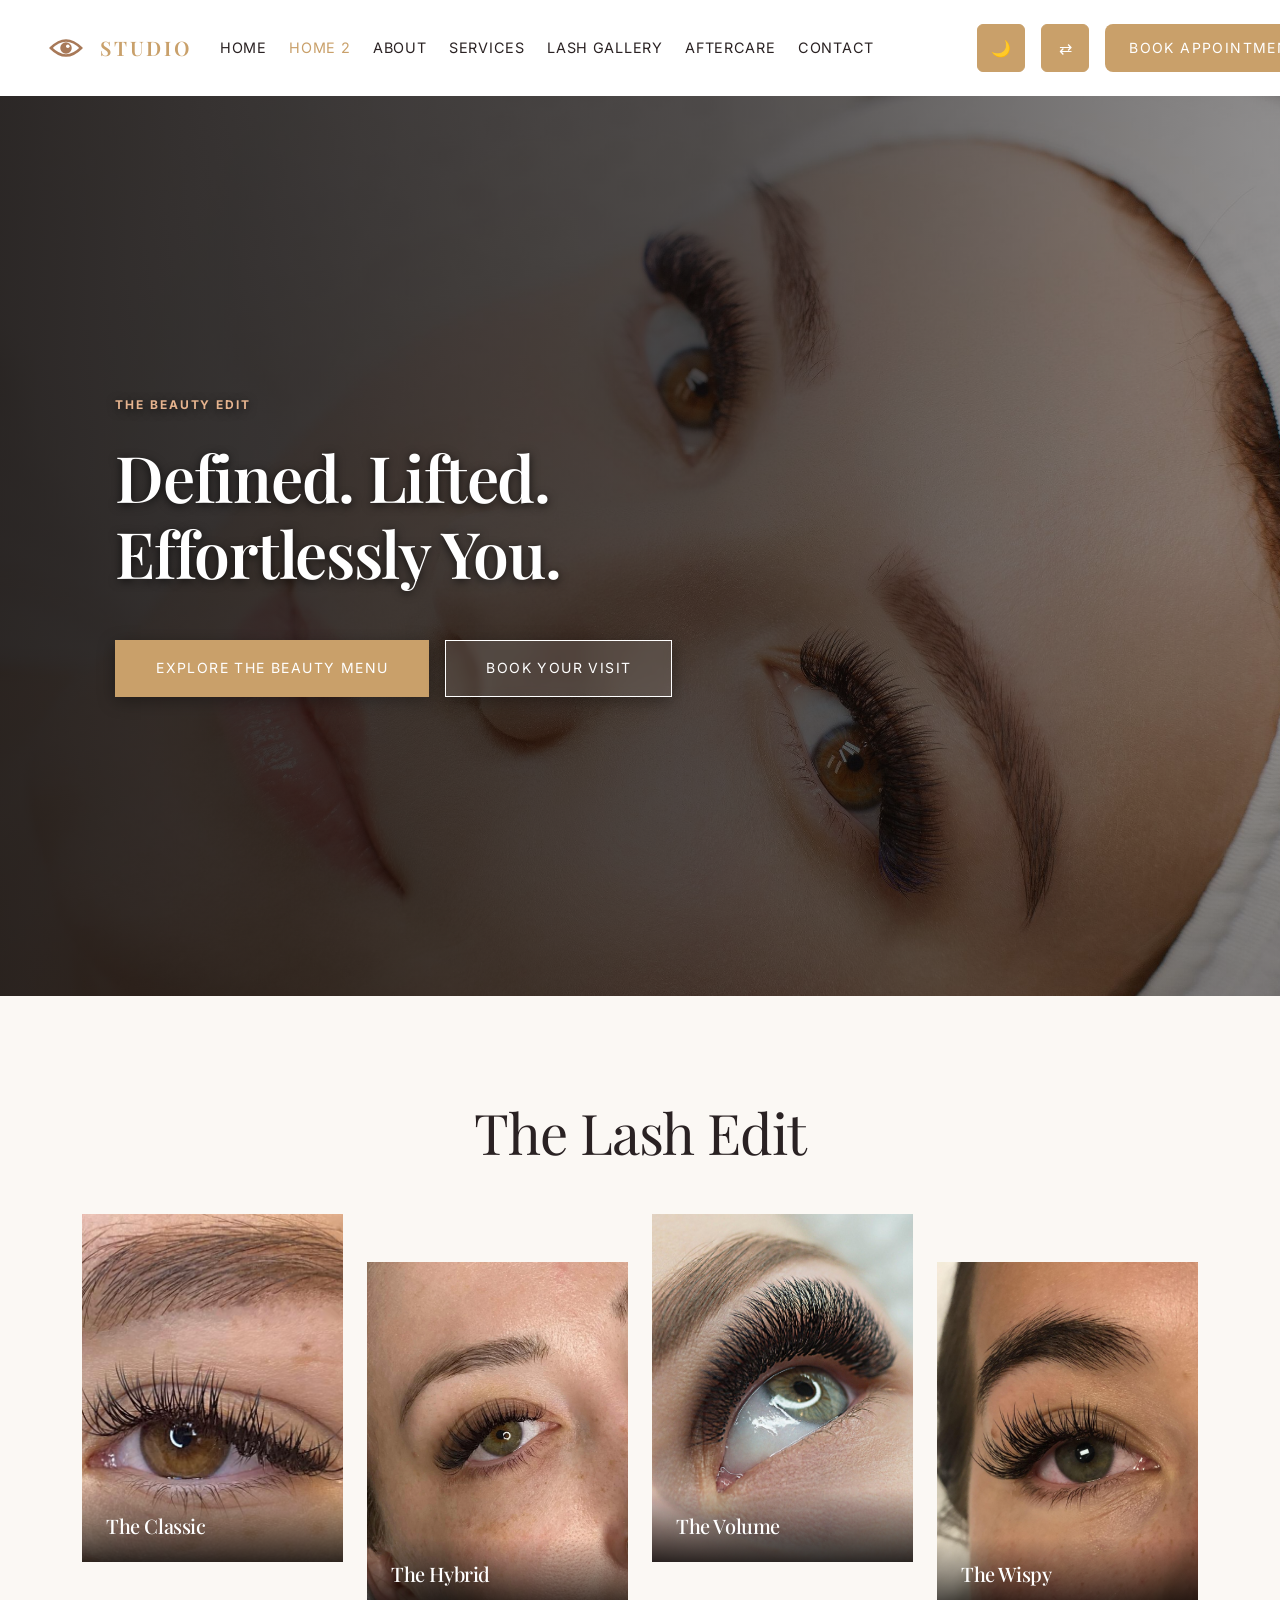
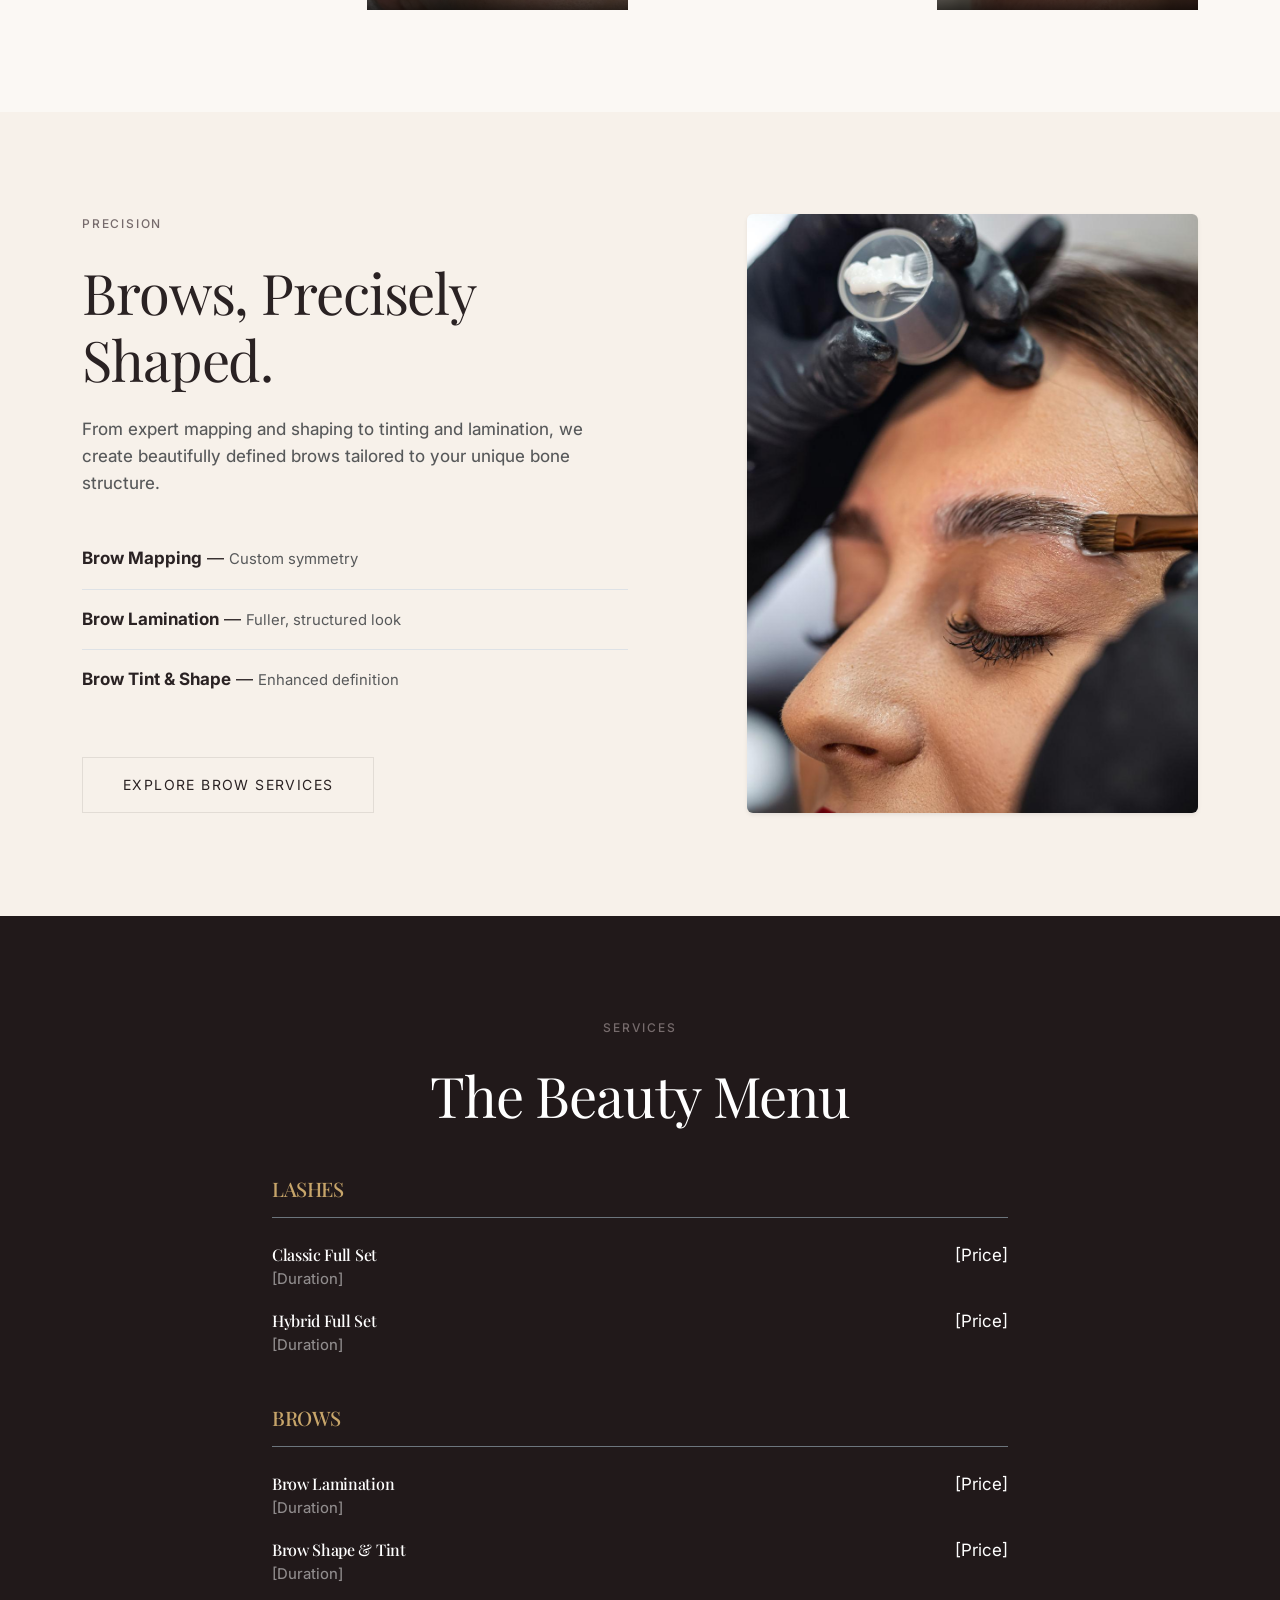
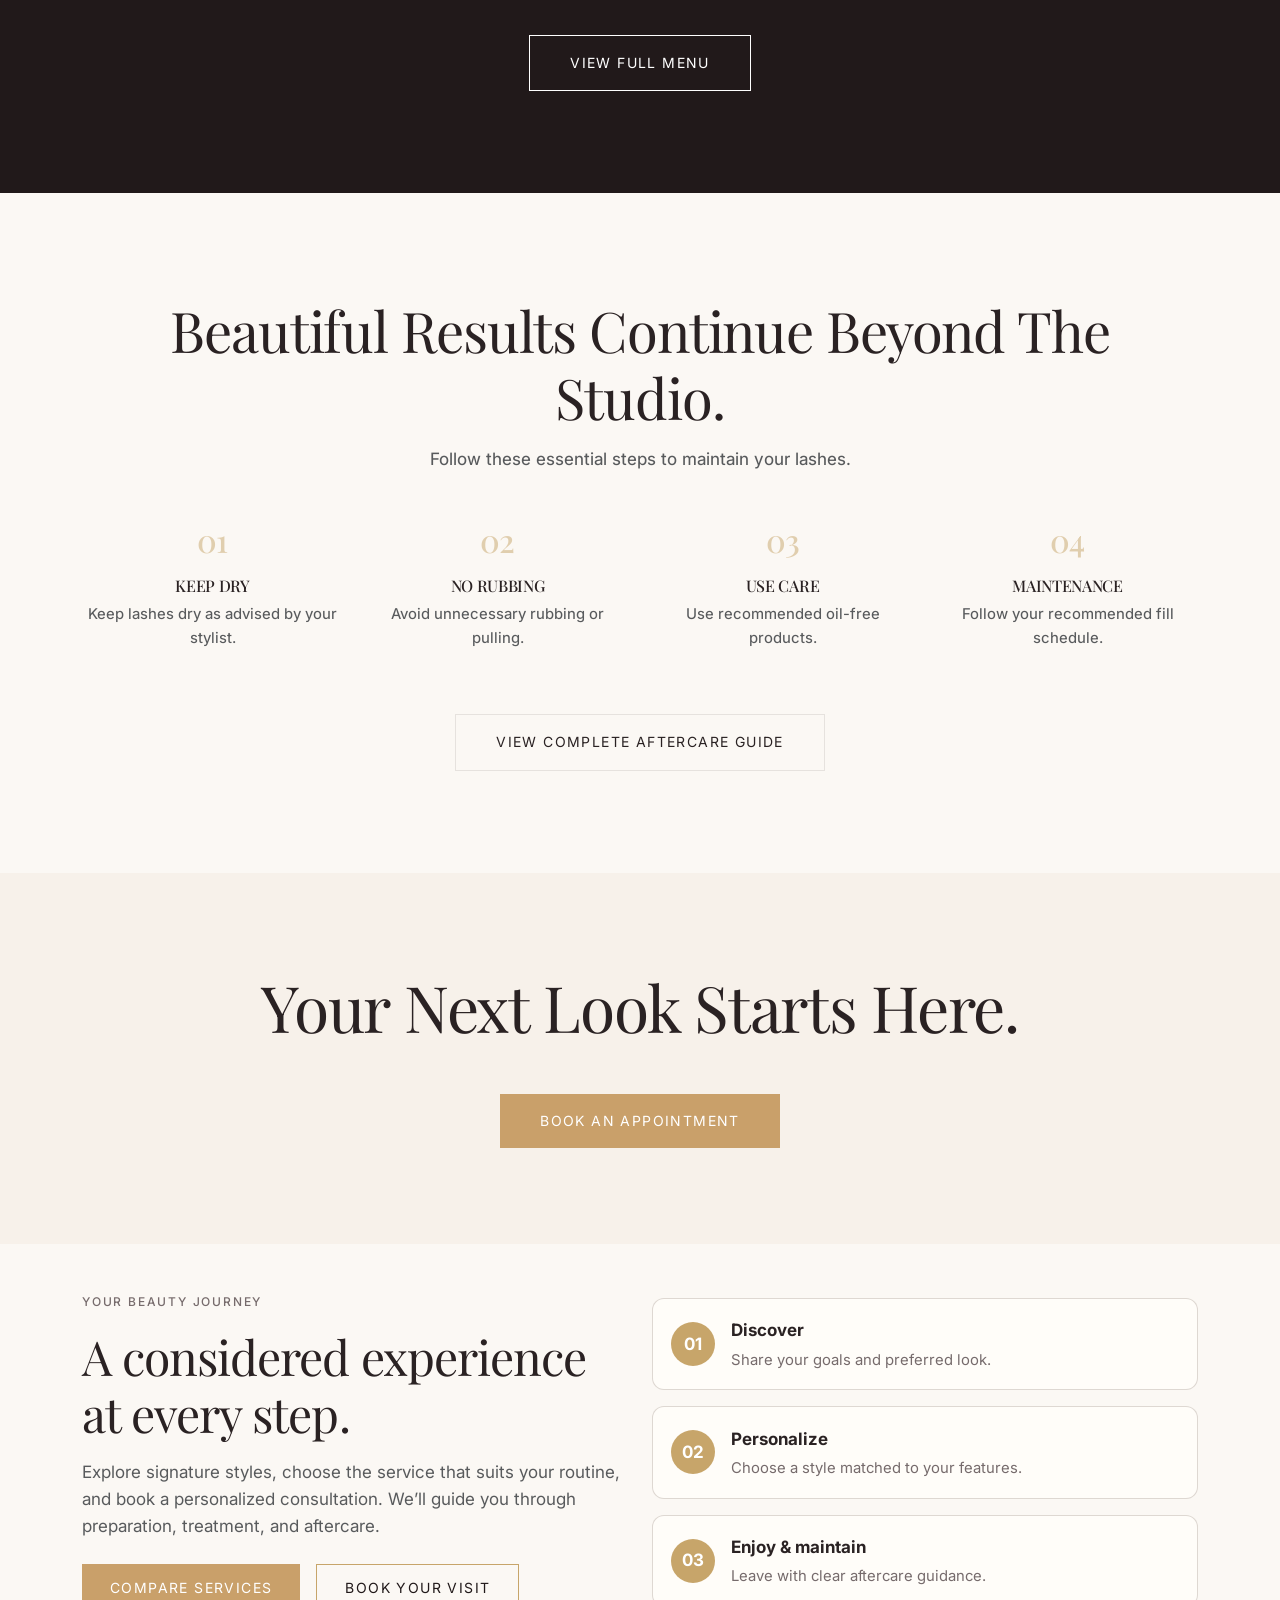
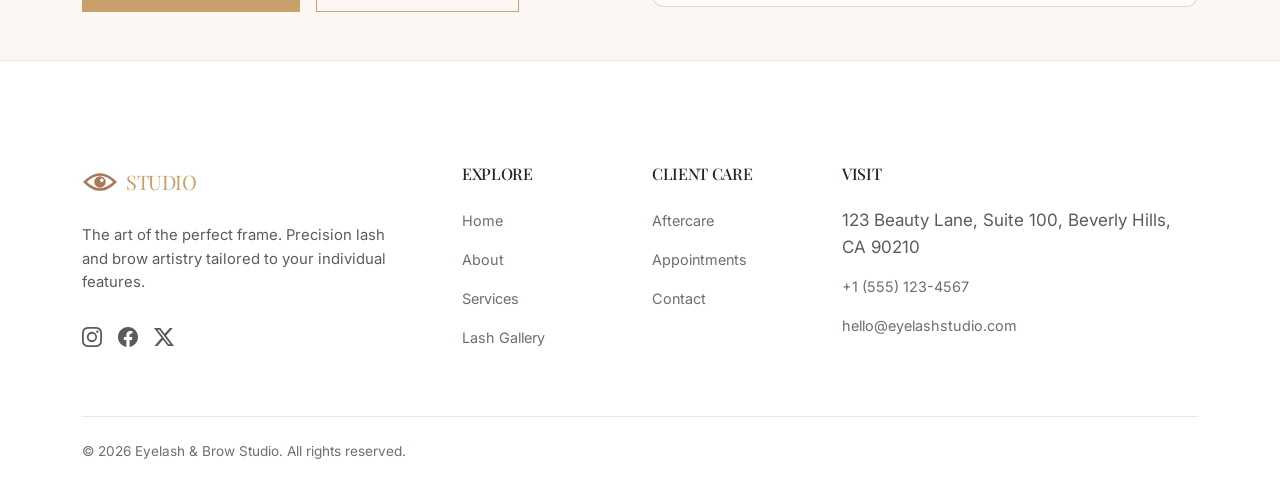
<file: home-2.html>
<!DOCTYPE html>
<html lang="en">

<head>
    <meta charset="UTF-8">
    <meta name="viewport" content="width=device-width, initial-scale=1.0">
    <title>Eyelash Extension & Brow Studio | The Beauty Edit</title>
    <meta name="description"
        content="The beauty edit: Defined, lifted, effortlessly you. Explore our luxury lash and brow menu.">
    <link rel="icon" type="image/svg+xml"
        href="data:image/svg+xml,<svg xmlns='http://www.w3.org/2000/svg' viewBox='0 0 100 100'><text y='.9em' font-size='90'>👁️</text></svg>">

    <link href="https://cdn.jsdelivr.net/npm/bootstrap@5.3.2/dist/css/bootstrap.min.css" rel="stylesheet">

    <link rel="stylesheet" href="assets/css/style.css">
    <link rel="stylesheet" href="assets/css/dark-mode.css">
    <link rel="stylesheet" href="assets/css/rtl.css">
</head>

<body>

        <nav class="navbar navbar-expand-xl navbar-custom">
        <div class="container-fluid px-4 px-lg-5">
            
            <!-- Left: Brand (width 33% on XL) -->
            <a class="navbar-brand d-flex align-items-center gap-2 m-0" href="index.html">
                    <img src="data:image/svg+xml,%3Csvg xmlns='http://www.w3.org/2000/svg' viewBox='0 0 100 100'%3E%3Cpath d='M8 50 Q50 8 92 50 Q50 92 8 50Z' fill='none' stroke='%23a87958' stroke-width='7'/%3E%3Ccircle cx='50' cy='50' r='16' fill='%23a87958'/%3E%3Ccircle cx='55' cy='45' r='5' fill='%23fff'/%3E%3C/svg%3E"
                        alt="Studio eye mark" width="36" height="36">
                    <h2 class="footer-heading mb-0 ms-2">STUDIO</h2>
                </a>
                <button class="navbar-toggler border-0 shadow-none ms-auto d-xl-none" type="button" data-bs-toggle="collapse"
                    data-bs-target="#mainNav" aria-controls="mainNav" aria-expanded="false" aria-label="Toggle navigation">
                    <span class="navbar-toggler-icon"></span>
                </button>

            <!-- Center & Right: Collapse area -->
            <div class="collapse navbar-collapse justify-content-between" id="mainNav">
                <!-- Center: Nav Links -->
                <ul class="navbar-nav mx-auto me-xl-5 pe-xl-5 mb-4 mb-xl-0 align-items-center gap-xl-2 mt-4 mt-xl-0">
                    <li class="nav-item"><a class="nav-link" href="index.html">Home</a></li>
                    <li class="nav-item"><a class="nav-link" href="home-2.html">Home 2</a></li>
                    <li class="nav-item"><a class="nav-link" href="about.html">About</a></li>
                    <li class="nav-item"><a class="nav-link" href="services.html">Services</a></li>
                    <li class="nav-item"><a class="nav-link" href="lash-gallery.html">Lash Gallery</a></li>
                    <li class="nav-item"><a class="nav-link" href="aftercare.html">Aftercare</a></li>
                    <li class="nav-item"><a class="nav-link" href="contact.html">Contact</a></li>
                </ul>
                
                <!-- Right: Buttons (width 33% on XL, pushed to end) -->
                <div class="d-flex flex-column flex-xl-row align-items-center justify-content-end gap-3 pb-4 pb-xl-0">
                    <div class="d-flex align-items-center gap-3 justify-content-center">
                        <button class="btn d-flex align-items-center justify-content-center rounded" style="width: 48px; height: 48px;" id="theme-toggle" aria-label="Theme">🌙</button>
                        <button class="btn d-flex align-items-center justify-content-center rounded" id="rtl-toggle" style="width: 48px; height: 48px;" aria-label="RTL">⇄</button>
                    </div>
                    <a class="btn-primary text-decoration-none d-flex align-items-center justify-content-center" style="height: 48px; padding: 0 1.5rem;" href="appointment.html">Book Appointment</a>
                </div>
            </div>

        </div>
    </nav>

    <main>
        <!-- 1. Hero Section -->
        <section class="home2-hero vh-100 d-flex position-relative overflow-hidden">
            <div class="container-fluid p-0 h-100">
                <div class="row g-0 h-100">
                    <div class="col-lg-6 d-flex align-items-center justify-content-center p-5 bg-cream">
                        <div class="text-center" style="max-width: 500px;">
                            <span class="eyebrow text-accent mb-4 d-block reveal-on-scroll">THE BEAUTY EDIT</span>
                            <h1 class="display-3 font-heading mb-4 text-dark-espresso reveal-on-scroll">Defined. Lifted.
                                Effortlessly You.</h1>
                            <div class="d-flex flex-column flex-sm-row gap-3 mt-5 reveal-on-scroll home2-hero-actions">
                                <a href="services.html" class="btn-primary home2-hero-btn">Explore The Beauty Menu</a>
                                <a href="appointment.html" class="btn-outline home2-hero-btn">Book Your Visit</a>
                            </div>
                        </div>
                    </div>
                    <div class="col-lg-6 d-block d-lg-none mt-4">
                        <img src="assets/images/home2-hero.jpg" alt="Hero" class="img-fluid rounded shadow-sm w-100">
                    </div>
                    <div class="col-lg-6 d-none d-lg-block">
                        <div class="h-100 w-100"
                            style="background: url('assets/images/home2-hero.jpg') no-repeat center center/cover;">
                        </div>
                    </div>
                </div>
            </div>
        </section>

        <!-- 2. Lash Artistry -->
        <section class="section">
            <div class="container">
                <div class="text-center mb-5 reveal-on-scroll">
                    <h2 class="display-4 font-heading text-dark-espresso">The Lash Edit</h2>
                </div>
                <div class="row g-4">
                    <div class="col-md-6 col-lg-3 reveal-on-scroll">
                        <div class="position-relative overflow-hidden hover-zoom">
                            <img src="assets/images/edit1.jpg" alt="The Classic"
                                class="img-fluid w-100 object-fit-cover" style="aspect-ratio: 3/4;">
                            <div class="position-absolute bottom-0 start-0 p-4 w-100"
                                style="background: linear-gradient(to top, rgba(0,0,0,0.8), transparent);">
                                <h3 class="h5 font-heading text-white mb-0">The Classic</h3>
                            </div>
                        </div>
                    </div>
                    <div class="col-md-6 col-lg-3 reveal-on-scroll" style="transition-delay: 100ms;">
                        <div class="position-relative overflow-hidden hover-zoom mt-lg-5">
                            <img src="assets/images/edit2.jpg" alt="The Hybrid" class="img-fluid w-100 object-fit-cover"
                                style="aspect-ratio: 3/4;">
                            <div class="position-absolute bottom-0 start-0 p-4 w-100"
                                style="background: linear-gradient(to top, rgba(0,0,0,0.8), transparent);">
                                <h3 class="h5 font-heading text-white mb-0">The Hybrid</h3>
                            </div>
                        </div>
                    </div>
                    <div class="col-md-6 col-lg-3 reveal-on-scroll" style="transition-delay: 200ms;">
                        <div class="position-relative overflow-hidden hover-zoom">
                            <img src="assets/images/edit3.jpg" alt="The Volume" class="img-fluid w-100 object-fit-cover"
                                style="aspect-ratio: 3/4;">
                            <div class="position-absolute bottom-0 start-0 p-4 w-100"
                                style="background: linear-gradient(to top, rgba(0,0,0,0.8), transparent);">
                                <h3 class="h5 font-heading text-white mb-0">The Volume</h3>
                            </div>
                        </div>
                    </div>
                    <div class="col-md-6 col-lg-3 reveal-on-scroll" style="transition-delay: 300ms;">
                        <div class="position-relative overflow-hidden hover-zoom mt-lg-5">
                            <img src="assets/images/edit4.jpg" alt="The Wispy" class="img-fluid w-100 object-fit-cover"
                                style="aspect-ratio: 3/4;">
                            <div class="position-absolute bottom-0 start-0 p-4 w-100"
                                style="background: linear-gradient(to top, rgba(0,0,0,0.8), transparent);">
                                <h3 class="h5 font-heading text-white mb-0">The Wispy</h3>
                            </div>
                        </div>
                    </div>
                </div>
            </div>
        </section>

        <!-- 3. Brow Sculpt -->
        <section class="section bg-cream">
            <div class="container">
                <div class="row">
                    <div class="col-lg-6 mb-5 mb-lg-0 reveal-on-scroll text-center text-lg-start">
                        <span class="eyebrow text-accent mb-4 d-block">PRECISION</span>
                        <h2 class="display-4 font-heading text-dark-espresso mb-4">Brows, Precisely Shaped.</h2>
                        <p class="text-muted mb-5">From expert mapping and shaping to tinting and lamination, we create
                            beautifully defined brows tailored to your unique bone structure.</p>
                        <ul class="list-unstyled mb-5">
                            <li class="mb-3 border-bottom pb-3"><strong>Brow Mapping</strong> &mdash; <span
                                    class="text-muted small">Custom symmetry</span></li>
                            <li class="mb-3 border-bottom pb-3"><strong>Brow Lamination</strong> &mdash; <span
                                    class="text-muted small">Fuller, structured look</span></li>
                            <li class="mb-3 pb-3"><strong>Brow Tint & Shape</strong> &mdash; <span
                                    class="text-muted small">Enhanced definition</span></li>
                        </ul>
                        <a href="services.html" class="btn-outline">Explore Brow Services</a>
                    </div>
                    <div class="col-lg-5 offset-lg-1 reveal-on-scroll">
                        <img src="assets/images/explore.jpg" alt="Brow Detailing"
                            class="img-fluid w-100 h-100 object-fit-cover rounded shadow-sm">
                    </div>
                </div>
            </div>
        </section>

        <!-- 4. Beauty Menu -->
        <section class="section bg-dark-espresso text-white">
            <div class="container">
                <div class="text-center mb-5 reveal-on-scroll">
                    <span class="eyebrow text-accent mb-4 d-block">SERVICES</span>
                    <h2 class="display-4 font-heading text-white">The Beauty Menu</h2>
                </div>

                <div class="row justify-content-center">
                    <div class="col-lg-8">
                        <!-- Category: LASHES -->
                        <div class="mb-5 reveal-on-scroll">
                            <h3
                                class="h5 text-accent text-uppercase letter-spacing-1 mb-4 border-bottom border-secondary pb-3">
                                Lashes</h3>
                            <div class="d-flex justify-content-between align-items-baseline mb-3">
                                <div>
                                    <h4 class="h6 font-heading mb-1 text-white">Classic Full Set</h4>
                                    <p class="small text-white-50 mb-0">[Duration]</p>
                                </div>
                                <div class="text-white">[Price]</div>
                            </div>
                            <div class="d-flex justify-content-between align-items-baseline mb-3">
                                <div>
                                    <h4 class="h6 font-heading mb-1 text-white">Hybrid Full Set</h4>
                                    <p class="small text-white-50 mb-0">[Duration]</p>
                                </div>
                                <div class="text-white">[Price]</div>
                            </div>
                        </div>

                        <!-- Category: BROWS -->
                        <div class="mb-5 reveal-on-scroll">
                            <h3
                                class="h5 text-accent text-uppercase letter-spacing-1 mb-4 border-bottom border-secondary pb-3">
                                Brows</h3>
                            <div class="d-flex justify-content-between align-items-baseline mb-3">
                                <div>
                                    <h4 class="h6 font-heading mb-1 text-white">Brow Lamination</h4>
                                    <p class="small text-white-50 mb-0">[Duration]</p>
                                </div>
                                <div class="text-white">[Price]</div>
                            </div>
                            <div class="d-flex justify-content-between align-items-baseline mb-3">
                                <div>
                                    <h4 class="h6 font-heading mb-1 text-white">Brow Shape & Tint</h4>
                                    <p class="small text-white-50 mb-0">[Duration]</p>
                                </div>
                                <div class="text-white">[Price]</div>
                            </div>
                        </div>

                        <div class="text-center mt-5 reveal-on-scroll">
                            <a href="services.html" class="btn-outline border-white text-white hover-secondary">View Full
                                Menu</a>
                        </div>
                    </div>
                </div>
            </div>
        </section>

        <!-- 5. Aftercare -->
        <section class="section">
            <div class="container text-center">
                <div class="mb-5 reveal-on-scroll">
                    <h2 class="display-4 font-heading text-dark-espresso mb-3">Beautiful Results Continue Beyond The
                        Studio.</h2>
                    <p class="text-muted">Follow these essential steps to maintain your lashes.</p>
                </div>

                <div class="row g-4 justify-content-center mb-5">
                    <div class="col-md-3 reveal-on-scroll">
                        <h4 class="h2 text-accent font-heading opacity-50 mb-3">01</h4>
                        <h5 class="h6 text-uppercase letter-spacing-1">Keep Dry</h5>
                        <p class="small text-muted">Keep lashes dry as advised by your stylist.</p>
                    </div>
                    <div class="col-md-3 reveal-on-scroll">
                        <h4 class="h2 text-accent font-heading opacity-50 mb-3">02</h4>
                        <h5 class="h6 text-uppercase letter-spacing-1">No Rubbing</h5>
                        <p class="small text-muted">Avoid unnecessary rubbing or pulling.</p>
                    </div>
                    <div class="col-md-3 reveal-on-scroll">
                        <h4 class="h2 text-accent font-heading opacity-50 mb-3">03</h4>
                        <h5 class="h6 text-uppercase letter-spacing-1">Use Care</h5>
                        <p class="small text-muted">Use recommended oil-free products.</p>
                    </div>
                    <div class="col-md-3 reveal-on-scroll">
                        <h4 class="h2 text-accent font-heading opacity-50 mb-3">04</h4>
                        <h5 class="h6 text-uppercase letter-spacing-1">Maintenance</h5>
                        <p class="small text-muted">Follow your recommended fill schedule.</p>
                    </div>
                </div>

                <a href="aftercare.html" class="btn-outline reveal-on-scroll">View Complete Aftercare Guide</a>
            </div>
        </section>

        <!-- 6. Final CTA -->
        <section class="section py-0 position-relative">
            <div class="py-5 bg-cream">
                <div class="container text-center py-5 reveal-on-scroll">
                    <h2 class="display-3 font-heading text-dark-espresso mb-5">Your Next Look Starts Here.</h2>
                    <div class="d-flex flex-column flex-sm-row justify-content-center gap-3">
                        <a href="appointment.html" class="btn-primary">Book An Appointment</a>
                    </div>
                </div>
            </div>
        </section>

    </main>

    <!-- Footer -->
    
<section class="studio-proof-section section py-5"><div class="container"><div class="row align-items-center g-4"><div class="col-lg-6"><span class="eyebrow text-accent">YOUR BEAUTY JOURNEY</span><h2 class="display-5 font-heading mt-3">A considered experience at every step.</h2><p class="text-muted">Explore signature styles, choose the service that suits your routine, and book a personalized consultation. We’ll guide you through preparation, treatment, and aftercare.</p><div class="studio-journey-actions d-flex flex-column flex-sm-row gap-3 mt-4"><a href="services.html" class="btn-primary studio-journey-btn text-center">Compare Services</a><a href="appointment.html" class="btn-outline studio-journey-btn text-center">Book Your Visit</a></div></div><div class="col-lg-6"><div class="studio-journey-list"><div><b>01</b><span><strong>Discover</strong><small>Share your goals and preferred look.</small></span></div><div><b>02</b><span><strong>Personalize</strong><small>Choose a style matched to your features.</small></span></div><div><b>03</b><span><strong>Enjoy & maintain</strong><small>Leave with clear aftercare guidance.</small></span></div></div></div></div></div></section>

<footer class="site-footer">
        <div class="container">
            <div class="row g-4">
                <div class="col-12 col-md-6 col-lg-4 pe-lg-5">
                    <a href="index.html"
                        class="text-decoration-none text-dark-espresso d-inline-flex align-items-center gap-2 mb-4">
                        <img src="data:image/svg+xml,%3Csvg xmlns='http://www.w3.org/2000/svg' viewBox='0 0 100 100'%3E%3Cpath d='M8 50 Q50 8 92 50 Q50 92 8 50Z' fill='none' stroke='%23a87958' stroke-width='7'/%3E%3Ccircle cx='50' cy='50' r='16' fill='%23a87958'/%3E%3Ccircle cx='55' cy='45' r='5' fill='%23fff'/%3E%3C/svg%3E"
                            alt="Studio eye mark" width="36" height="36">
                        <h2 class="footer-heading mb-0">STUDIO</h2>
                    </a>
                    <p class="text-muted small mb-4">The art of the perfect frame. Precision lash and brow artistry
                        tailored to your individual features.</p>
                    <div class="d-flex gap-3 mt-4">
                        <a href="#" class="text-muted social-icon-hover fs-5"><svg xmlns="http://www.w3.org/2000/svg"
                                width="20" height="20" fill="currentColor" class="bi bi-instagram" viewBox="0 0 16 16">
                                <path
                                    d="M8 0C5.829 0 5.556.01 4.703.048 3.85.088 3.269.222 2.76.42a3.917 3.917 0 0 0-1.417.923A3.927 3.927 0 0 0 .42 2.76C.222 3.268.087 3.85.048 4.7.01 5.555 0 5.827 0 8.001c0 2.172.01 2.444.048 3.297.04.852.174 1.433.372 1.942.205.526.478.972.923 1.417.444.445.89.719 1.416.923.51.198 1.09.333 1.942.372C5.555 15.99 5.827 16 8 16s2.444-.01 3.298-.048c.851-.04 1.434-.174 1.943-.372a3.916 3.916 0 0 0 1.416-.923c.445-.445.718-.891.923-1.417.197-.509.332-1.09.372-1.942C15.99 10.445 16 10.173 16 8s-.01-2.445-.048-3.299c-.04-.851-.175-1.433-.372-1.941a3.926 3.926 0 0 0-.923-1.417A3.911 3.911 0 0 0 13.24.42c-.51-.198-1.092-.333-1.943-.372C10.443.01 10.172 0 7.998 0h.003zm-.717 1.442h.718c2.136 0 2.389.007 3.232.046.78.035 1.204.166 1.486.275.373.145.64.319.92.599.28.28.453.546.598.92.11.281.24.705.275 1.485.039.843.047 1.096.047 3.231s-.008 2.389-.047 3.232c-.035.78-.166 1.203-.275 1.485a2.47 2.47 0 0 1-.599.919c-.28.28-.546.453-.92.598-.28.11-.704.24-1.485.276-.843.038-1.096.047-3.232.047s-2.39-.009-3.233-.047c-.78-.036-1.203-.166-1.485-.276a2.478 2.478 0 0 1-.92-.598 2.48 2.48 0 0 1-.6-.92c-.109-.281-.24-.705-.275-1.485-.038-.843-.046-1.096-.046-3.233 0-2.136.008-2.388.046-3.231.036-.78.166-1.204.276-1.486.145-.373.319-.64.599-.92.28-.28.546-.453.92-.598.282-.11.705-.24 1.485-.276.738-.034 1.024-.044 2.515-.045v.002zm4.988 1.328a.96.96 0 1 0 0 1.92.96.96 0 0 0 0-1.92zm-4.27 1.122a4.109 4.109 0 1 0 0 8.217 4.109 4.109 0 0 0 0-8.217zm0 1.441a2.667 2.667 0 1 1 0 5.334 2.667 2.667 0 0 1 0-5.334z" />
                            </svg></a>
                        <a href="#" class="text-muted social-icon-hover fs-5"><svg xmlns="http://www.w3.org/2000/svg"
                                width="20" height="20" fill="currentColor" class="bi bi-facebook" viewBox="0 0 16 16">
                                <path
                                    d="M16 8.049c0-4.446-3.582-8.05-8-8.05C3.58 0-.002 3.603-.002 8.05c0 4.017 2.926 7.347 6.75 7.951v-5.625h-2.03V8.05H6.75V6.275c0-2.017 1.195-3.131 3.022-3.131.876 0 1.791.157 1.791.157v1.98h-1.009c-.993 0-1.303.621-1.303 1.258v1.51h2.218l-.354 2.326H9.25V16c3.824-.604 6.75-3.934 6.75-7.951z" />
                            </svg></a>
                        <a href="#" class="text-muted social-icon-hover fs-5"><svg xmlns="http://www.w3.org/2000/svg"
                                width="20" height="20" fill="currentColor" class="bi bi-twitter-x" viewBox="0 0 16 16">
                                <path
                                    d="M12.6.75h2.454l-5.36 6.142L16 15.25h-4.937l-3.867-5.07-4.425 5.07H.316l5.733-6.57L0 .75h5.063l3.495 4.633L12.601.75Zm-.86 13.028h1.36L4.323 2.145H2.865l8.875 11.633Z" />
                            </svg></a>
                    </div>
                </div>
                <div class="col-12 col-md-6 col-lg-2">
                    <h3 class="h6 text-uppercase letter-spacing-1 mb-4">Explore</h3>
                    <ul class="footer-links">
                        <li><a href="index.html">Home</a></li>
                        <li><a href="about.html">About</a></li>
                        <li><a href="services.html">Services</a></li>
                        <li><a href="lash-gallery.html">Lash Gallery</a></li>

                    </ul>
                </div>
                <div class="col-12 col-md-6 col-lg-2">
                    <h3 class="h6 text-uppercase letter-spacing-1 mb-4">Client Care</h3>
                    <ul class="footer-links">
                        <li><a href="aftercare.html">Aftercare</a></li>

                        <li><a href="appointment.html">Appointments</a></li>
                        <li><a href="contact.html">Contact</a></li>
                    </ul>
                </div>
                <div class="col-12 col-md-6 col-lg-4">
                    <h3 class="h6 text-uppercase letter-spacing-1 mb-4">Visit</h3>
                    <ul class="footer-links">
                        <li><span class="text-muted">123 Beauty Lane, Suite 100, Beverly Hills, CA 90210</span></li>
                        <li><a href="tel:+15551234567">+1 (555) 123-4567</a></li>
                        <li><a href="mailto:hello@eyelashstudio.com">hello@eyelashstudio.com</a></li>
                    </ul>
                </div>
            </div>
            <div class="footer-bottom mt-5 pt-4">
                <p class="mb-0">&copy; 2026 Eyelash & Brow Studio. All rights reserved.</p>

            </div>
        </div>
    </footer>

    <!-- Scroll to Top Button -->
    <button id="scrollTopBtn" class="scroll-top-btn" aria-label="Scroll to top">
        <svg xmlns="http://www.w3.org/2000/svg" width="20" height="20" fill="currentColor" class="bi bi-chevron-up"
            viewBox="0 0 16 16">
            <path fill-rule="evenodd"
                d="M7.646 4.646a.5.5 0 0 1 .708 0l6 6a.5.5 0 0 1-.708.708L8 5.707l-5.646 5.647a.5.5 0 0 1-.708-.708l6-6z" />
        </svg>
    </button>

    <script src="https://cdn.jsdelivr.net/npm/bootstrap@5.3.2/dist/js/bootstrap.bundle.min.js"></script>
    <script src="assets/js/main.js"></script>
</body>

</html>
</file>
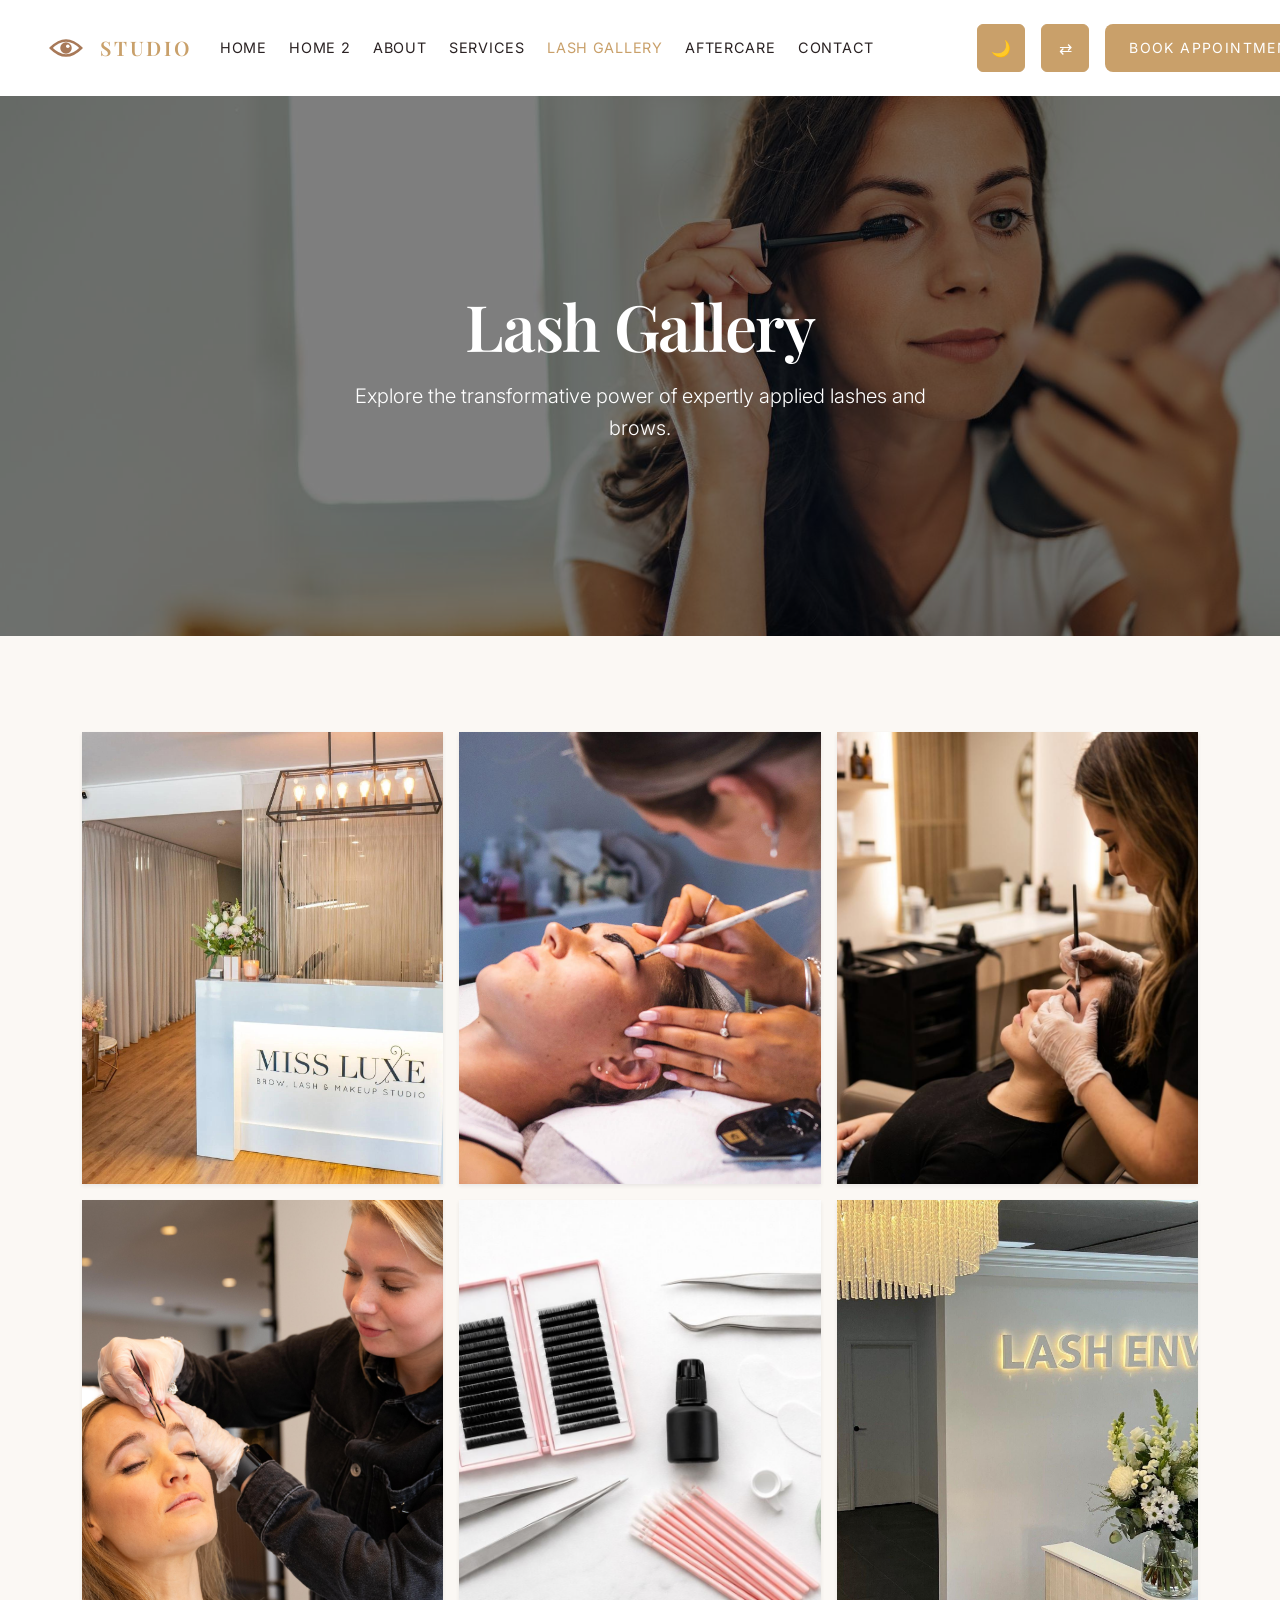
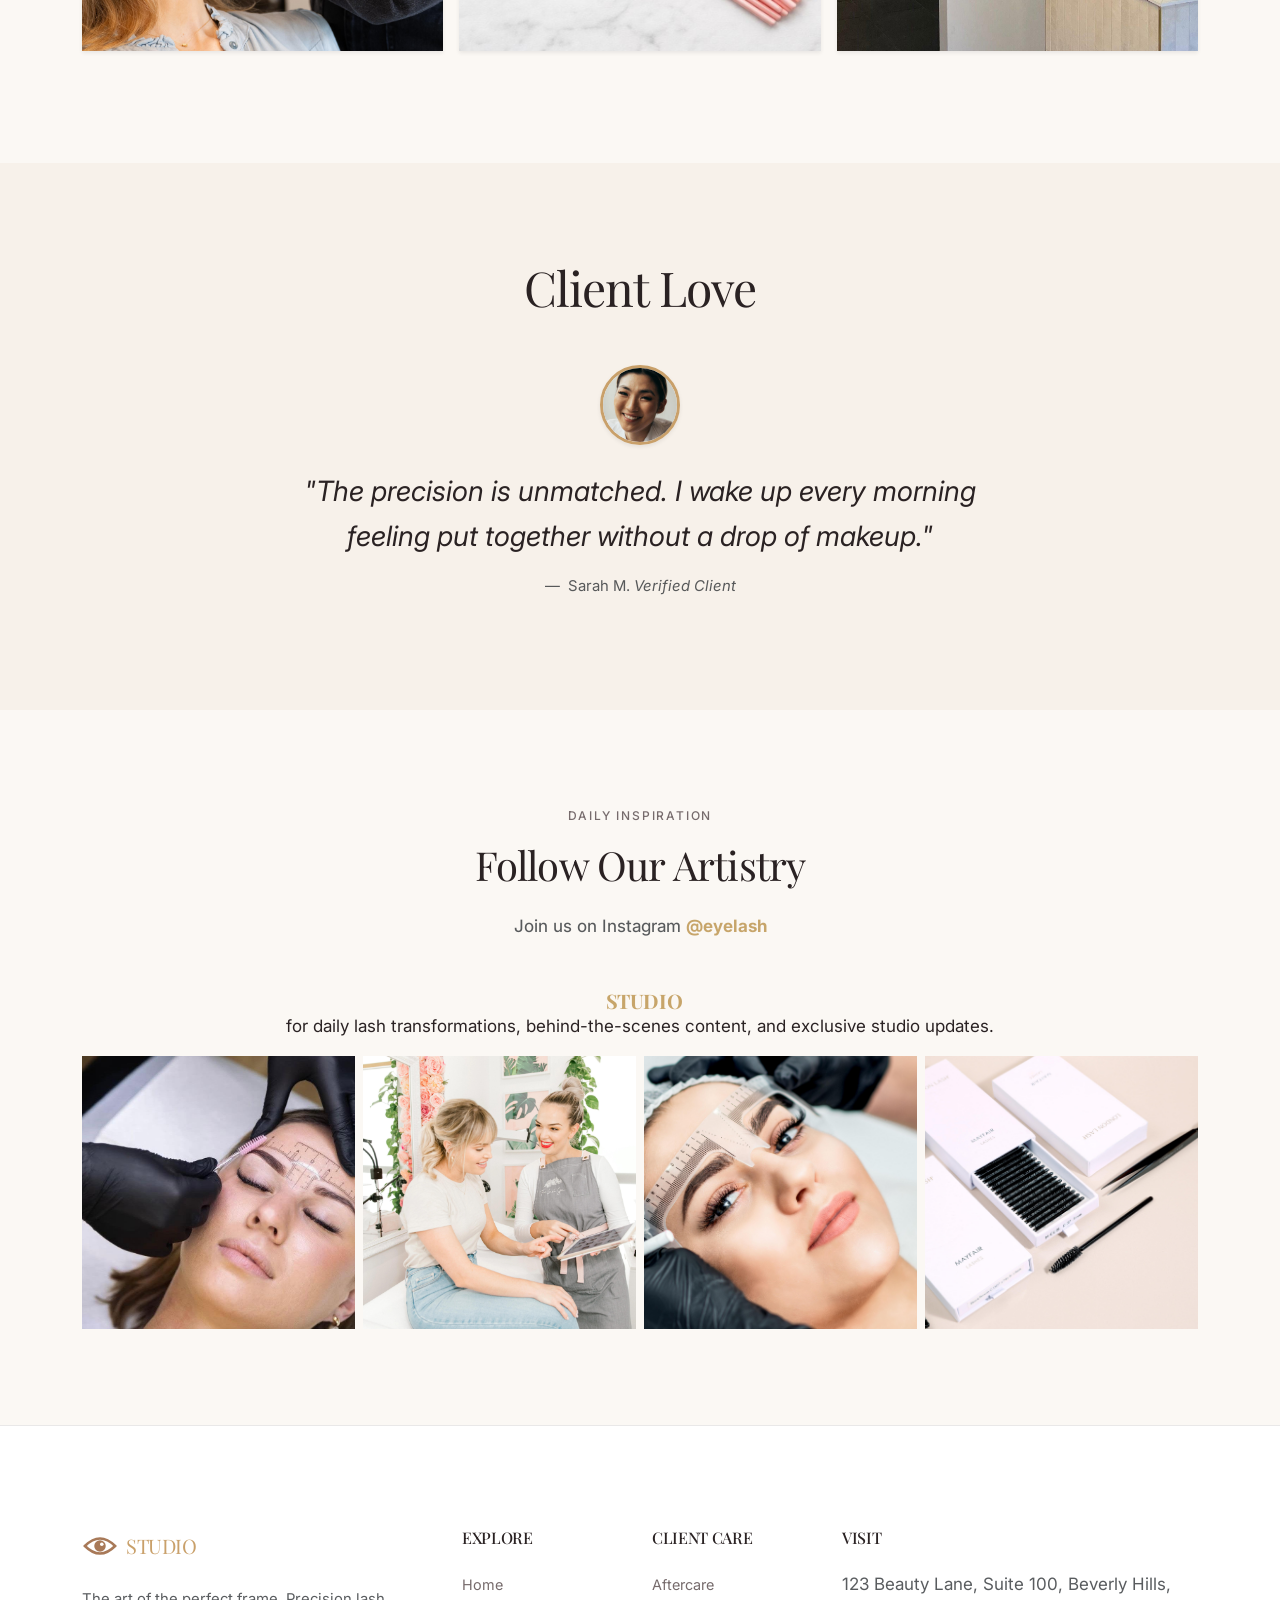
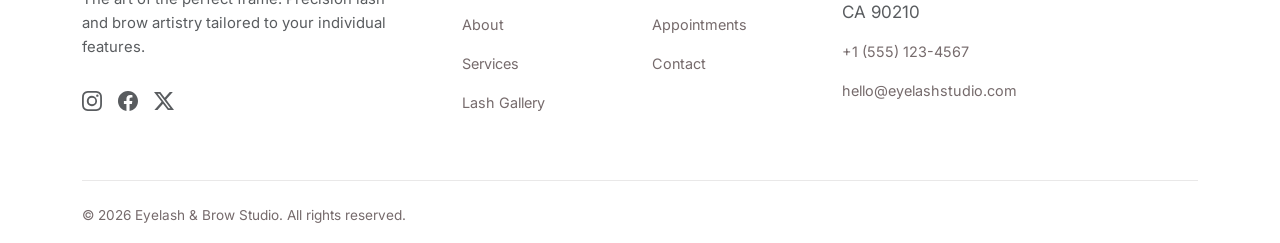
<file: lash-gallery.html>
<!DOCTYPE html>
<html lang="en">

<head>
    <meta charset="UTF-8">
    <meta name="viewport" content="width=device-width, initial-scale=1.0">
    <title>Eyelash Extension & Brow Studio | Luxury Beauty</title>
    <meta name="description" content="Precision lash and brow artistry.">
    <link rel="icon" type="image/svg+xml"
        href="data:image/svg+xml,<svg xmlns='http://www.w3.org/2000/svg' viewBox='0 0 100 100'><text y='.9em' font-size='90'>👁️</text></svg>">
    <link href="https://cdn.jsdelivr.net/npm/bootstrap@5.3.2/dist/css/bootstrap.min.css" rel="stylesheet">
    <link rel="stylesheet" href="assets/css/style.css">
    <link rel="stylesheet" href="assets/css/dark-mode.css">
    <link rel="stylesheet" href="assets/css/rtl.css">
</head>

<body>
        <nav class="navbar navbar-expand-xl navbar-custom">
        <div class="container-fluid px-4 px-lg-5">
            
            <!-- Left: Brand (width 33% on XL) -->
            <a class="navbar-brand d-flex align-items-center gap-2 m-0" href="index.html">
                    <img src="data:image/svg+xml,%3Csvg xmlns='http://www.w3.org/2000/svg' viewBox='0 0 100 100'%3E%3Cpath d='M8 50 Q50 8 92 50 Q50 92 8 50Z' fill='none' stroke='%23a87958' stroke-width='7'/%3E%3Ccircle cx='50' cy='50' r='16' fill='%23a87958'/%3E%3Ccircle cx='55' cy='45' r='5' fill='%23fff'/%3E%3C/svg%3E"
                        alt="Studio eye mark" width="36" height="36">
                    <h2 class="footer-heading mb-0 ms-2">STUDIO</h2>
                </a>
                <button class="navbar-toggler border-0 shadow-none ms-auto d-xl-none" type="button" data-bs-toggle="collapse"
                    data-bs-target="#mainNav" aria-controls="mainNav" aria-expanded="false" aria-label="Toggle navigation">
                    <span class="navbar-toggler-icon"></span>
                </button>

            <!-- Center & Right: Collapse area -->
            <div class="collapse navbar-collapse justify-content-between" id="mainNav">
                <!-- Center: Nav Links -->
                <ul class="navbar-nav mx-auto me-xl-5 pe-xl-5 mb-4 mb-xl-0 align-items-center gap-xl-2 mt-4 mt-xl-0">
                    <li class="nav-item"><a class="nav-link" href="index.html">Home</a></li>
                    <li class="nav-item"><a class="nav-link" href="home-2.html">Home 2</a></li>
                    <li class="nav-item"><a class="nav-link" href="about.html">About</a></li>
                    <li class="nav-item"><a class="nav-link" href="services.html">Services</a></li>
                    <li class="nav-item"><a class="nav-link" href="lash-gallery.html">Lash Gallery</a></li>
                    <li class="nav-item"><a class="nav-link" href="aftercare.html">Aftercare</a></li>
                    <li class="nav-item"><a class="nav-link" href="contact.html">Contact</a></li>
                </ul>
                
                <!-- Right: Buttons (width 33% on XL, pushed to end) -->
                <div class="d-flex flex-column flex-xl-row align-items-center justify-content-end gap-3 pb-4 pb-xl-0">
                    <div class="d-flex align-items-center gap-3 justify-content-center">
                        <button class="btn d-flex align-items-center justify-content-center rounded" style="width: 48px; height: 48px;" id="theme-toggle" aria-label="Theme">🌙</button>
                        <button class="btn d-flex align-items-center justify-content-center rounded" id="rtl-toggle" style="width: 48px; height: 48px;" aria-label="RTL">⇄</button>
                    </div>
                    <a class="btn-primary text-decoration-none d-flex align-items-center justify-content-center" style="height: 48px; padding: 0 1.5rem;" href="appointment.html">Book Appointment</a>
                </div>
            </div>

        </div>
    </nav>
    <main>
        <!-- Hero -->
        <section class="section d-flex align-items-center position-relative overflow-hidden"
            style="min-height: 60vh; background-color: #000;">
            <div class="position-absolute top-0 start-0 w-100 h-100 z-0">
                <img src="assets/images/gallery-hero.jpg" alt="Gallery Hero"
                    class="w-100 h-100 object-fit-cover opacity-50">
            </div>
            <div class="container position-relative z-1 text-center text-white">
                <h1 class="display-3 font-heading mb-3 reveal-on-scroll">Lash Gallery</h1>
                <p class="lead mb-0 reveal-on-scroll mx-auto" style="max-width: 600px;">Explore the transformative power
                    of expertly applied lashes and brows.</p>
            </div>
        </section>

        <!-- Masonry Grid -->
        <section class="section py-5 my-5">
            <div class="container reveal-on-scroll">
                <div class="row g-3">
                    <div class="col-md-4">
                        <img src="assets/images/gallery1.jpg" class="img-fluid mb-3 w-100 object-fit-cover shadow-sm"
                            alt="Gallery 1" style="aspect-ratio: 4/5; object-fit: cover; height: auto;">
                        <img src="assets/images/gallery2.jpg" class="img-fluid mb-3 w-100 object-fit-cover shadow-sm"
                            alt="Gallery 2" style="aspect-ratio: 4/5; object-fit: cover; height: auto;">
                    </div>
                    <div class="col-md-4">
                        <img src="assets/images/gallery3.jpg" class="img-fluid mb-3 w-100 object-fit-cover shadow-sm"
                            alt="Gallery 3" style="aspect-ratio: 4/5; object-fit: cover; height: auto;">
                        <img src="assets/images/gallery4.jpg" class="img-fluid mb-3 w-100 object-fit-cover shadow-sm"
                            alt="Gallery 4" style="aspect-ratio: 4/5; object-fit: cover; height: auto;">
                    </div>
                    <div class="col-md-4">
                        <img src="assets/images/gallery5.jpg" class="img-fluid mb-3 w-100 object-fit-cover shadow-sm"
                            alt="Gallery 5" style="aspect-ratio: 4/5; object-fit: cover; height: auto;">
                        <img src="assets/images/gallery6.jpg" class="img-fluid mb-3 w-100 object-fit-cover shadow-sm"
                            alt="Gallery 6" style="aspect-ratio: 4/5; object-fit: cover; height: auto;">
                    </div>
                </div>
            </div>
        </section>
        <!-- Section 1: Testimonials -->
        <section class="section bg-cream py-5 my-5">
            <div class="container text-center reveal-on-scroll py-5">
                <h2 class="display-5 font-heading text-dark-espresso mb-5">Client Love</h2>
                <div class="row justify-content-center">
                    <div class="col-lg-8">
                        <img src="assets/images/client.jpg" alt="Sarah M." class="rounded-circle mb-4 shadow-sm mx-auto d-block"
                            style="width: 80px; height: 80px; object-fit: cover; border: 3px solid var(--primary);">
                        <blockquote class="blockquote font-heading fs-3 fst-italic text-dark-espresso">
                            "The precision is unmatched. I wake up every morning feeling put together without a drop of
                            makeup."
                        </blockquote>
                        <figcaption class="blockquote-footer mt-3 text-muted">
                            Sarah M. <cite title="Source Title">Verified Client</cite>
                        </figcaption>
                    </div>
                </div>
            </div>
        </section>
        <!-- Follow Our Artistry Section -->
        <section class="section py-5 my-5">
            <div class="container reveal-on-scroll text-center">
                <span class="eyebrow text-accent mb-3 d-block">DAILY INSPIRATION</span>
                <h3 class="display-6 font-heading mb-4 text-dark-espresso">Follow Our Artistry</h3>
                <p class="text-muted mb-5 mx-auto" style="max-width: 600px;">Join us on Instagram <a href="#"
                        class="text-accent text-decoration-none fw-bold">@eyelash<h2 class="footer-heading mb-0 ms-2">STUDIO</h2></a> for daily lash
                    transformations, behind-the-scenes content, and exclusive studio updates.</p>
                <div class="row g-2 justify-content-center">
                    <div class="col-6 col-md-3">
                        <div class="overflow-hidden position-relative group">
                            <img src="assets/images/follow1.jpg" alt="Instagram Post 1"
                                class="img-fluid w-100 object-fit-cover shadow-sm transition-transform"
                                style="aspect-ratio: 1/1;">
                            <div
                                class="position-absolute top-0 start-0 w-100 h-100 bg-dark bg-opacity-25 d-flex align-items-center justify-content-center opacity-0 hover-opacity-100 transition-opacity">
                                <svg xmlns="http://www.w3.org/2000/svg" width="32" height="32" fill="#fff"
                                    class="bi bi-instagram" viewBox="0 0 16 16">
                                    <path
                                        d="M8 0C5.829 0 5.556.01 4.703.048 3.85.088 3.269.222 2.76.42a3.917 3.917 0 0 0-1.417.923A3.927 3.927 0 0 0 .42 2.76C.222 3.268.087 3.85.048 4.7.01 5.555 0 5.827 0 8.001c0 2.172.01 2.444.048 3.297.04.852.174 1.433.372 1.942.205.526.478.972.923 1.417.444.445.89.719 1.416.923.51.198 1.09.333 1.942.372C5.555 15.99 5.827 16 8 16s2.444-.01 3.298-.048c.851-.04 1.434-.174 1.943-.372a3.916 3.916 0 0 0 1.416-.923c.445-.445.718-.891.923-1.417.197-.509.332-1.09.372-1.942C15.99 10.445 16 10.173 16 8s-.01-2.445-.048-3.299c-.04-.851-.175-1.433-.372-1.941a3.926 3.926 0 0 0-.923-1.417A3.911 3.911 0 0 0 13.24.42c-.51-.198-1.092-.333-1.943-.372C10.443.01 10.172 0 7.998 0h.003zm-.717 1.442h.718c2.136 0 2.389.007 3.232.046.78.035 1.204.166 1.486.275.373.145.64.319.92.599.28.28.453.546.598.92.11.281.24.705.275 1.485.039.843.047 1.096.047 3.231s-.008 2.389-.047 3.232c-.035.78-.166 1.203-.275 1.485a2.47 2.47 0 0 1-.599.919c-.28.28-.546.453-.92.598-.28.11-.704.24-1.485.276-.843.038-1.096.047-3.232.047s-2.39-.009-3.233-.047c-.78-.036-1.203-.166-1.485-.276a2.478 2.478 0 0 1-.92-.598 2.48 2.48 0 0 1-.6-.92c-.109-.281-.24-.705-.275-1.485-.038-.843-.046-1.096-.046-3.233 0-2.136.008-2.388.046-3.231.036-.78.166-1.204.276-1.486.145-.373.319-.64.599-.92.28-.28.546-.453.92-.598.282-.11.705-.24 1.485-.276.738-.034 1.024-.044 2.515-.045v.002zm4.988 1.328a.96.96 0 1 0 0 1.92.96.96 0 0 0 0-1.92zm-4.27 1.122a4.109 4.109 0 1 0 0 8.217 4.109 4.109 0 0 0 0-8.217zm0 1.441a2.667 2.667 0 1 1 0 5.334 2.667 2.667 0 0 1 0-5.334z" />
                                </svg>
                            </div>
                        </div>
                    </div>
                    <div class="col-6 col-md-3">
                        <div class="overflow-hidden position-relative group">
                            <img src="assets/images/follow2.jpg" alt="Instagram Post 2"
                                class="img-fluid w-100 object-fit-cover shadow-sm transition-transform"
                                style="aspect-ratio: 1/1;">
                            <div
                                class="position-absolute top-0 start-0 w-100 h-100 bg-dark bg-opacity-25 d-flex align-items-center justify-content-center opacity-0 hover-opacity-100 transition-opacity">
                                <svg xmlns="http://www.w3.org/2000/svg" width="32" height="32" fill="#fff"
                                    class="bi bi-instagram" viewBox="0 0 16 16">
                                    <path
                                        d="M8 0C5.829 0 5.556.01 4.703.048 3.85.088 3.269.222 2.76.42a3.917 3.917 0 0 0-1.417.923A3.927 3.927 0 0 0 .42 2.76C.222 3.268.087 3.85.048 4.7.01 5.555 0 5.827 0 8.001c0 2.172.01 2.444.048 3.297.04.852.174 1.433.372 1.942.205.526.478.972.923 1.417.444.445.89.719 1.416.923.51.198 1.09.333 1.942.372C5.555 15.99 5.827 16 8 16s2.444-.01 3.298-.048c.851-.04 1.434-.174 1.943-.372a3.916 3.916 0 0 0 1.416-.923c.445-.445.718-.891.923-1.417.197-.509.332-1.09.372-1.942C15.99 10.445 16 10.173 16 8s-.01-2.445-.048-3.299c-.04-.851-.175-1.433-.372-1.941a3.926 3.926 0 0 0-.923-1.417A3.911 3.911 0 0 0 13.24.42c-.51-.198-1.092-.333-1.943-.372C10.443.01 10.172 0 7.998 0h.003zm-.717 1.442h.718c2.136 0 2.389.007 3.232.046.78.035 1.204.166 1.486.275.373.145.64.319.92.599.28.28.453.546.598.92.11.281.24.705.275 1.485.039.843.047 1.096.047 3.231s-.008 2.389-.047 3.232c-.035.78-.166 1.203-.275 1.485a2.47 2.47 0 0 1-.599.919c-.28.28-.546.453-.92.598-.28.11-.704.24-1.485.276-.843.038-1.096.047-3.232.047s-2.39-.009-3.233-.047c-.78-.036-1.203-.166-1.485-.276a2.478 2.478 0 0 1-.92-.598 2.48 2.48 0 0 1-.6-.92c-.109-.281-.24-.705-.275-1.485-.038-.843-.046-1.096-.046-3.233 0-2.136.008-2.388.046-3.231.036-.78.166-1.204.276-1.486.145-.373.319-.64.599-.92.28-.28.546-.453.92-.598.282-.11.705-.24 1.485-.276.738-.034 1.024-.044 2.515-.045v.002zm4.988 1.328a.96.96 0 1 0 0 1.92.96.96 0 0 0 0-1.92zm-4.27 1.122a4.109 4.109 0 1 0 0 8.217 4.109 4.109 0 0 0 0-8.217zm0 1.441a2.667 2.667 0 1 1 0 5.334 2.667 2.667 0 0 1 0-5.334z" />
                                </svg>
                            </div>
                        </div>
                    </div>
                    <div class="col-6 col-md-3">
                        <div class="overflow-hidden position-relative group">
                            <img src="assets/images/follow3.jpg" alt="Instagram Post 3"
                                class="img-fluid w-100 object-fit-cover shadow-sm transition-transform"
                                style="aspect-ratio: 1/1;">
                            <div
                                class="position-absolute top-0 start-0 w-100 h-100 bg-dark bg-opacity-25 d-flex align-items-center justify-content-center opacity-0 hover-opacity-100 transition-opacity">
                                <svg xmlns="http://www.w3.org/2000/svg" width="32" height="32" fill="#fff"
                                    class="bi bi-instagram" viewBox="0 0 16 16">
                                    <path
                                        d="M8 0C5.829 0 5.556.01 4.703.048 3.85.088 3.269.222 2.76.42a3.917 3.917 0 0 0-1.417.923A3.927 3.927 0 0 0 .42 2.76C.222 3.268.087 3.85.048 4.7.01 5.555 0 5.827 0 8.001c0 2.172.01 2.444.048 3.297.04.852.174 1.433.372 1.942.205.526.478.972.923 1.417.444.445.89.719 1.416.923.51.198 1.09.333 1.942.372C5.555 15.99 5.827 16 8 16s2.444-.01 3.298-.048c.851-.04 1.434-.174 1.943-.372a3.916 3.916 0 0 0 1.416-.923c.445-.445.718-.891.923-1.417.197-.509.332-1.09.372-1.942C15.99 10.445 16 10.173 16 8s-.01-2.445-.048-3.299c-.04-.851-.175-1.433-.372-1.941a3.926 3.926 0 0 0-.923-1.417A3.911 3.911 0 0 0 13.24.42c-.51-.198-1.092-.333-1.943-.372C10.443.01 10.172 0 7.998 0h.003zm-.717 1.442h.718c2.136 0 2.389.007 3.232.046.78.035 1.204.166 1.486.275.373.145.64.319.92.599.28.28.453.546.598.92.11.281.24.705.275 1.485.039.843.047 1.096.047 3.231s-.008 2.389-.047 3.232c-.035.78-.166 1.203-.275 1.485a2.47 2.47 0 0 1-.599.919c-.28.28-.546.453-.92.598-.28.11-.704.24-1.485.276-.843.038-1.096.047-3.232.047s-2.39-.009-3.233-.047c-.78-.036-1.203-.166-1.485-.276a2.478 2.478 0 0 1-.92-.598 2.48 2.48 0 0 1-.6-.92c-.109-.281-.24-.705-.275-1.485-.038-.843-.046-1.096-.046-3.233 0-2.136.008-2.388.046-3.231.036-.78.166-1.204.276-1.486.145-.373.319-.64.599-.92.28-.28.546-.453.92-.598.282-.11.705-.24 1.485-.276.738-.034 1.024-.044 2.515-.045v.002zm4.988 1.328a.96.96 0 1 0 0 1.92.96.96 0 0 0 0-1.92zm-4.27 1.122a4.109 4.109 0 1 0 0 8.217 4.109 4.109 0 0 0 0-8.217zm0 1.441a2.667 2.667 0 1 1 0 5.334 2.667 2.667 0 0 1 0-5.334z" />
                                </svg>
                            </div>
                        </div>
                    </div>
                    <div class="col-6 col-md-3">
                        <div class="overflow-hidden position-relative group">
                            <img src="assets/images/follow4.jpg" alt="Instagram Post 4"
                                class="img-fluid w-100 object-fit-cover shadow-sm transition-transform"
                                style="aspect-ratio: 1/1;">
                            <div
                                class="position-absolute top-0 start-0 w-100 h-100 bg-dark bg-opacity-25 d-flex align-items-center justify-content-center opacity-0 hover-opacity-100 transition-opacity">
                                <svg xmlns="http://www.w3.org/2000/svg" width="32" height="32" fill="#fff"
                                    class="bi bi-instagram" viewBox="0 0 16 16">
                                    <path
                                        d="M8 0C5.829 0 5.556.01 4.703.048 3.85.088 3.269.222 2.76.42a3.917 3.917 0 0 0-1.417.923A3.927 3.927 0 0 0 .42 2.76C.222 3.268.087 3.85.048 4.7.01 5.555 0 5.827 0 8.001c0 2.172.01 2.444.048 3.297.04.852.174 1.433.372 1.942.205.526.478.972.923 1.417.444.445.89.719 1.416.923.51.198 1.09.333 1.942.372C5.555 15.99 5.827 16 8 16s2.444-.01 3.298-.048c.851-.04 1.434-.174 1.943-.372a3.916 3.916 0 0 0 1.416-.923c.445-.445.718-.891.923-1.417.197-.509.332-1.09.372-1.942C15.99 10.445 16 10.173 16 8s-.01-2.445-.048-3.299c-.04-.851-.175-1.433-.372-1.941a3.926 3.926 0 0 0-.923-1.417A3.911 3.911 0 0 0 13.24.42c-.51-.198-1.092-.333-1.943-.372C10.443.01 10.172 0 7.998 0h.003zm-.717 1.442h.718c2.136 0 2.389.007 3.232.046.78.035 1.204.166 1.486.275.373.145.64.319.92.599.28.28.453.546.598.92.11.281.24.705.275 1.485.039.843.047 1.096.047 3.231s-.008 2.389-.047 3.232c-.035.78-.166 1.203-.275 1.485a2.47 2.47 0 0 1-.599.919c-.28.28-.546.453-.92.598-.28.11-.704.24-1.485.276-.843.038-1.096.047-3.232.047s-2.39-.009-3.233-.047c-.78-.036-1.203-.166-1.485-.276a2.478 2.478 0 0 1-.92-.598 2.48 2.48 0 0 1-.6-.92c-.109-.281-.24-.705-.275-1.485-.038-.843-.046-1.096-.046-3.233 0-2.136.008-2.388.046-3.231.036-.78.166-1.204.276-1.486.145-.373.319-.64.599-.92.28-.28.546-.453.92-.598.282-.11.705-.24 1.485-.276.738-.034 1.024-.044 2.515-.045v.002zm4.988 1.328a.96.96 0 1 0 0 1.92.96.96 0 0 0 0-1.92zm-4.27 1.122a4.109 4.109 0 1 0 0 8.217 4.109 4.109 0 0 0 0-8.217zm0 1.441a2.667 2.667 0 1 1 0 5.334 2.667 2.667 0 0 1 0-5.334z" />
                                </svg>
                            </div>
                        </div>
                    </div>
                </div>
            </div>
        </section>
    </main>

    <footer class="site-footer">
        <div class="container">
            <div class="row g-4">
                <div class="col-12 col-md-6 col-lg-4 pe-lg-5">
                    <a href="index.html"
                        class="text-decoration-none text-dark-espresso d-inline-flex align-items-center gap-2 mb-4">
                        <img src="data:image/svg+xml,%3Csvg xmlns='http://www.w3.org/2000/svg' viewBox='0 0 100 100'%3E%3Cpath d='M8 50 Q50 8 92 50 Q50 92 8 50Z' fill='none' stroke='%23a87958' stroke-width='7'/%3E%3Ccircle cx='50' cy='50' r='16' fill='%23a87958'/%3E%3Ccircle cx='55' cy='45' r='5' fill='%23fff'/%3E%3C/svg%3E"
                            alt="Studio eye mark" width="36" height="36">
                        <h2 class="footer-heading mb-0">STUDIO</h2>
                    </a>
                    <p class="text-muted small mb-4">The art of the perfect frame. Precision lash and brow artistry
                        tailored to your individual features.</p>
                    <div class="d-flex gap-3 mt-4">
                        <a href="#" class="text-muted social-icon-hover fs-5"><svg xmlns="http://www.w3.org/2000/svg"
                                width="20" height="20" fill="currentColor" class="bi bi-instagram" viewBox="0 0 16 16">
                                <path
                                    d="M8 0C5.829 0 5.556.01 4.703.048 3.85.088 3.269.222 2.76.42a3.917 3.917 0 0 0-1.417.923A3.927 3.927 0 0 0 .42 2.76C.222 3.268.087 3.85.048 4.7.01 5.555 0 5.827 0 8.001c0 2.172.01 2.444.048 3.297.04.852.174 1.433.372 1.942.205.526.478.972.923 1.417.444.445.89.719 1.416.923.51.198 1.09.333 1.942.372C5.555 15.99 5.827 16 8 16s2.444-.01 3.298-.048c.851-.04 1.434-.174 1.943-.372a3.916 3.916 0 0 0 1.416-.923c.445-.445.718-.891.923-1.417.197-.509.332-1.09.372-1.942C15.99 10.445 16 10.173 16 8s-.01-2.445-.048-3.299c-.04-.851-.175-1.433-.372-1.941a3.926 3.926 0 0 0-.923-1.417A3.911 3.911 0 0 0 13.24.42c-.51-.198-1.092-.333-1.943-.372C10.443.01 10.172 0 7.998 0h.003zm-.717 1.442h.718c2.136 0 2.389.007 3.232.046.78.035 1.204.166 1.486.275.373.145.64.319.92.599.28.28.453.546.598.92.11.281.24.705.275 1.485.039.843.047 1.096.047 3.231s-.008 2.389-.047 3.232c-.035.78-.166 1.203-.275 1.485a2.47 2.47 0 0 1-.599.919c-.28.28-.546.453-.92.598-.28.11-.704.24-1.485.276-.843.038-1.096.047-3.232.047s-2.39-.009-3.233-.047c-.78-.036-1.203-.166-1.485-.276a2.478 2.478 0 0 1-.92-.598 2.48 2.48 0 0 1-.6-.92c-.109-.281-.24-.705-.275-1.485-.038-.843-.046-1.096-.046-3.233 0-2.136.008-2.388.046-3.231.036-.78.166-1.204.276-1.486.145-.373.319-.64.599-.92.28-.28.546-.453.92-.598.282-.11.705-.24 1.485-.276.738-.034 1.024-.044 2.515-.045v.002zm4.988 1.328a.96.96 0 1 0 0 1.92.96.96 0 0 0 0-1.92zm-4.27 1.122a4.109 4.109 0 1 0 0 8.217 4.109 4.109 0 0 0 0-8.217zm0 1.441a2.667 2.667 0 1 1 0 5.334 2.667 2.667 0 0 1 0-5.334z" />
                            </svg></a>
                        <a href="#" class="text-muted social-icon-hover fs-5"><svg xmlns="http://www.w3.org/2000/svg"
                                width="20" height="20" fill="currentColor" class="bi bi-facebook" viewBox="0 0 16 16">
                                <path
                                    d="M16 8.049c0-4.446-3.582-8.05-8-8.05C3.58 0-.002 3.603-.002 8.05c0 4.017 2.926 7.347 6.75 7.951v-5.625h-2.03V8.05H6.75V6.275c0-2.017 1.195-3.131 3.022-3.131.876 0 1.791.157 1.791.157v1.98h-1.009c-.993 0-1.303.621-1.303 1.258v1.51h2.218l-.354 2.326H9.25V16c3.824-.604 6.75-3.934 6.75-7.951z" />
                            </svg></a>
                        <a href="#" class="text-muted social-icon-hover fs-5"><svg xmlns="http://www.w3.org/2000/svg"
                                width="20" height="20" fill="currentColor" class="bi bi-twitter-x" viewBox="0 0 16 16">
                                <path
                                    d="M12.6.75h2.454l-5.36 6.142L16 15.25h-4.937l-3.867-5.07-4.425 5.07H.316l5.733-6.57L0 .75h5.063l3.495 4.633L12.601.75Zm-.86 13.028h1.36L4.323 2.145H2.865l8.875 11.633Z" />
                            </svg></a>
                    </div>
                </div>
                <div class="col-12 col-md-6 col-lg-2">
                    <h3 class="h6 text-uppercase letter-spacing-1 mb-4">Explore</h3>
                    <ul class="footer-links">
                        <li><a href="index.html">Home</a></li>
                        <li><a href="about.html">About</a></li>
                        <li><a href="services.html">Services</a></li>
                        <li><a href="lash-gallery.html">Lash Gallery</a></li>

                    </ul>
                </div>
                <div class="col-12 col-md-6 col-lg-2">
                    <h3 class="h6 text-uppercase letter-spacing-1 mb-4">Client Care</h3>
                    <ul class="footer-links">
                        <li><a href="aftercare.html">Aftercare</a></li>

                        <li><a href="appointment.html">Appointments</a></li>
                        <li><a href="contact.html">Contact</a></li>
                    </ul>
                </div>
                <div class="col-12 col-md-6 col-lg-4">
                    <h3 class="h6 text-uppercase letter-spacing-1 mb-4">Visit</h3>
                    <ul class="footer-links">
                        <li><span class="text-muted">123 Beauty Lane, Suite 100, Beverly Hills, CA 90210</span></li>
                        <li><a href="tel:+15551234567">+1 (555) 123-4567</a></li>
                        <li><a href="mailto:hello@eyelashstudio.com">hello@eyelashstudio.com</a></li>
                    </ul>
                </div>
            </div>
            <div class="footer-bottom mt-5 pt-4">
                <p class="mb-0">&copy; 2026 Eyelash & Brow Studio. All rights reserved.</p>
                
            </div>
        </div>
    </footer>
    <button id="scrollTopBtn" class="scroll-top-btn" aria-label="Scroll to top">
        <svg xmlns="http://www.w3.org/2000/svg" width="20" height="20" fill="currentColor" class="bi bi-chevron-up"
            viewBox="0 0 16 16">
            <path fill-rule="evenodd"
                d="M7.646 4.646a.5.5 0 0 1 .708 0l6 6a.5.5 0 0 1-.708.708L8 5.707l-5.646 5.647a.5.5 0 0 1-.708-.708l6-6z" />
        </svg>
    </button>
    <script src="https://cdn.jsdelivr.net/npm/bootstrap@5.3.2/dist/js/bootstrap.bundle.min.js"></script>
    <script src="assets/js/main.js"></script>
</body>

</html>
</file>
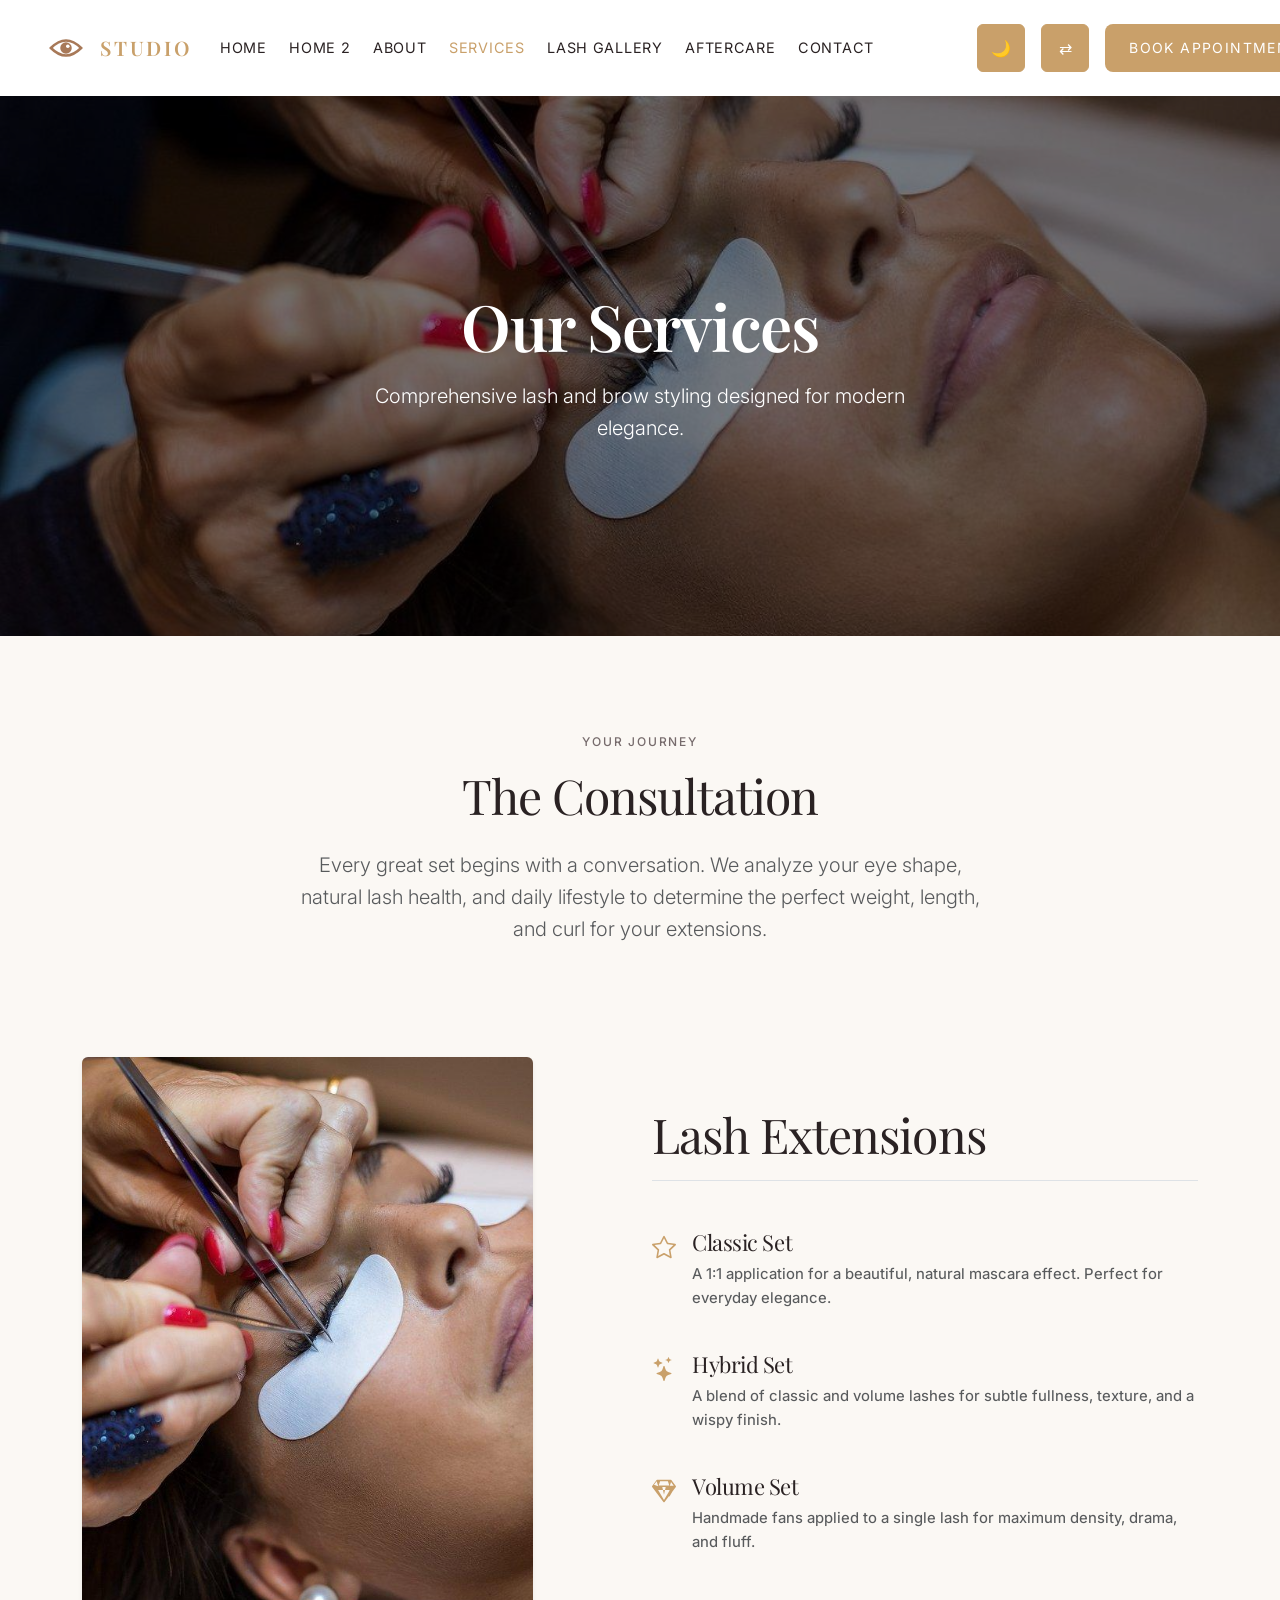
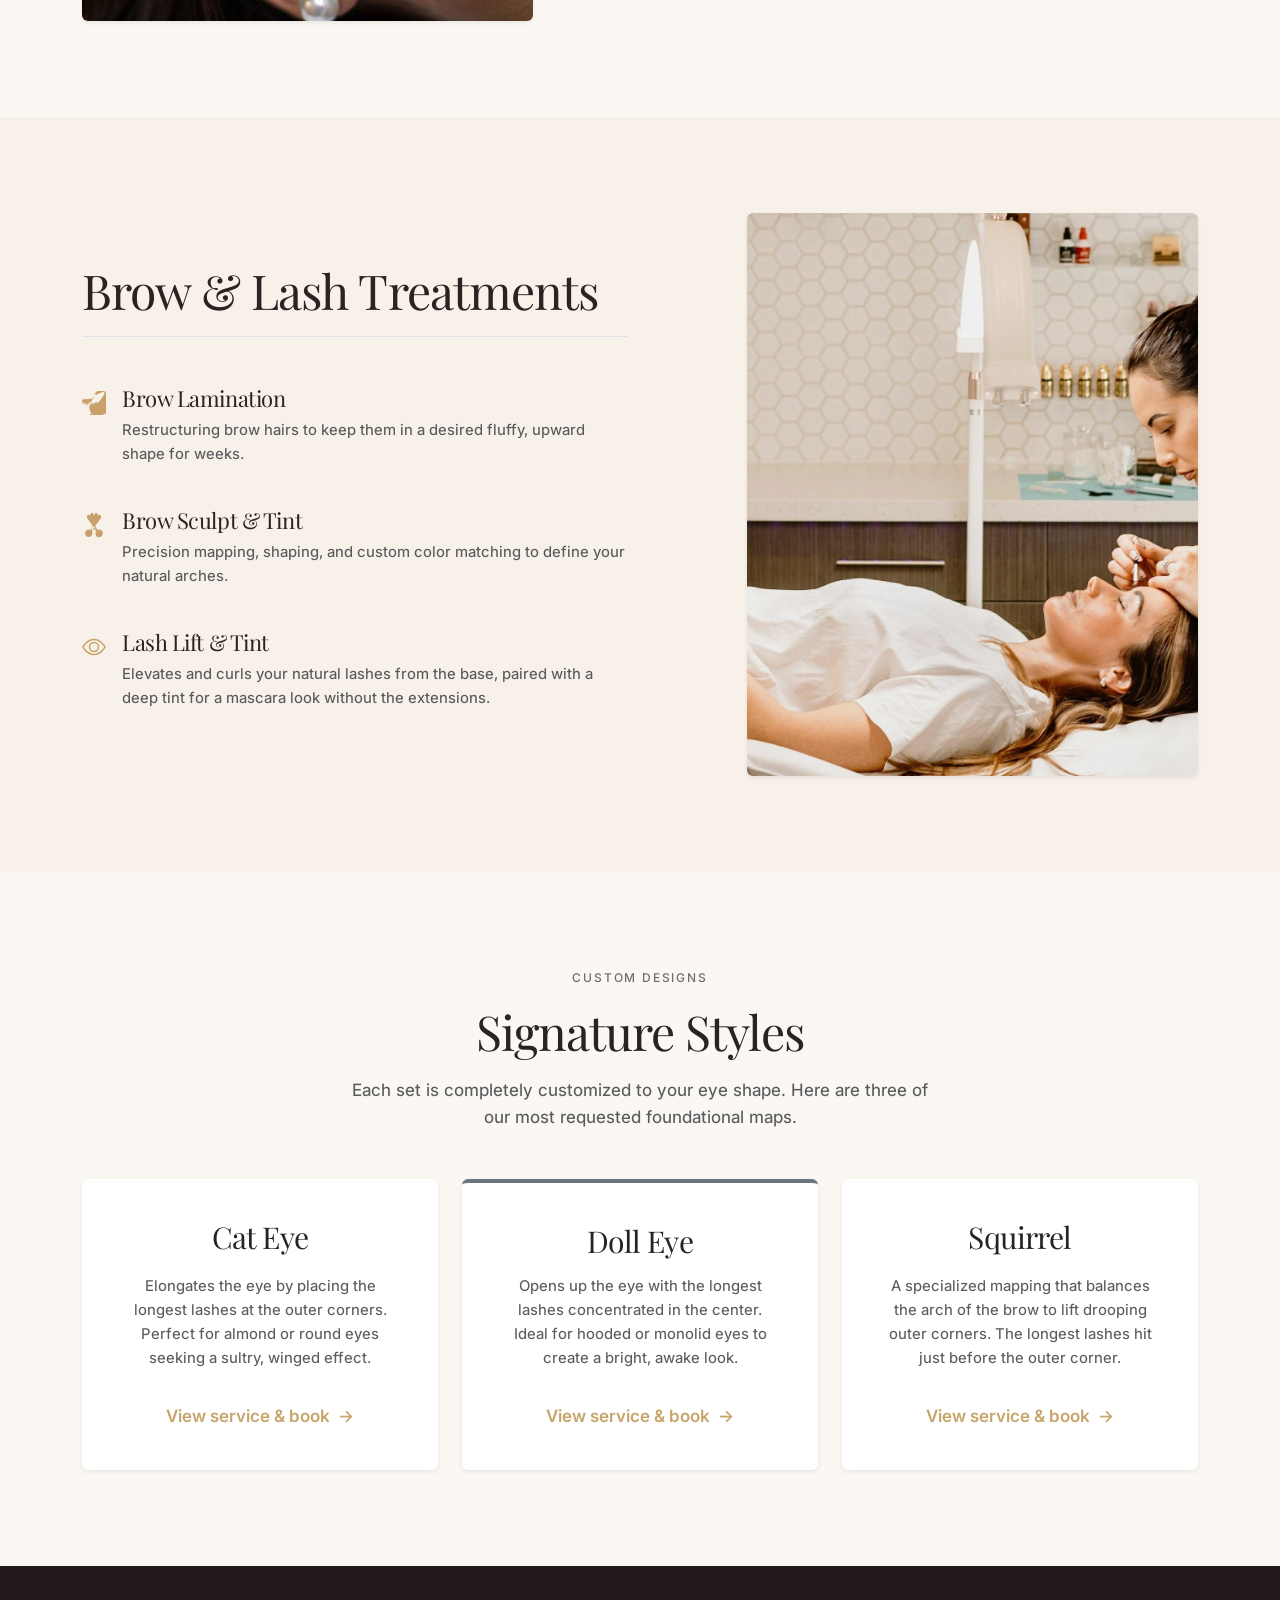
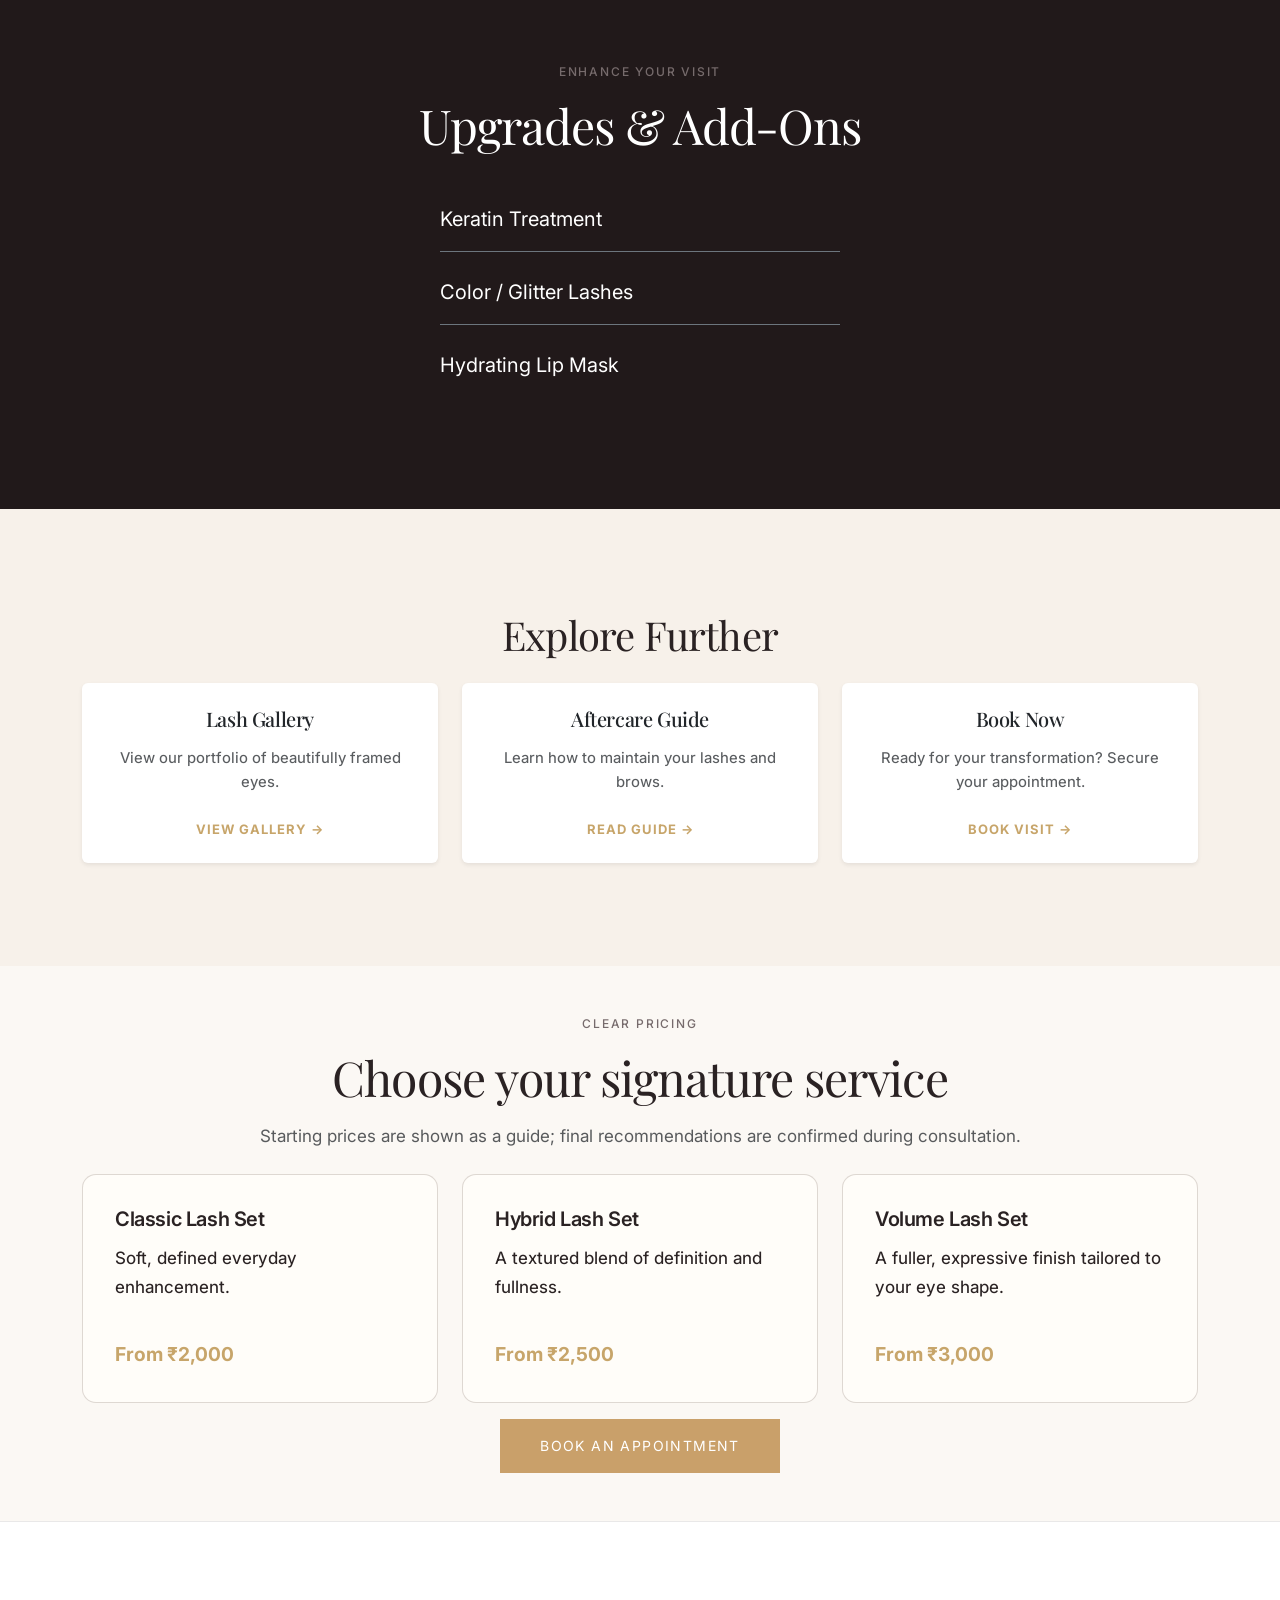
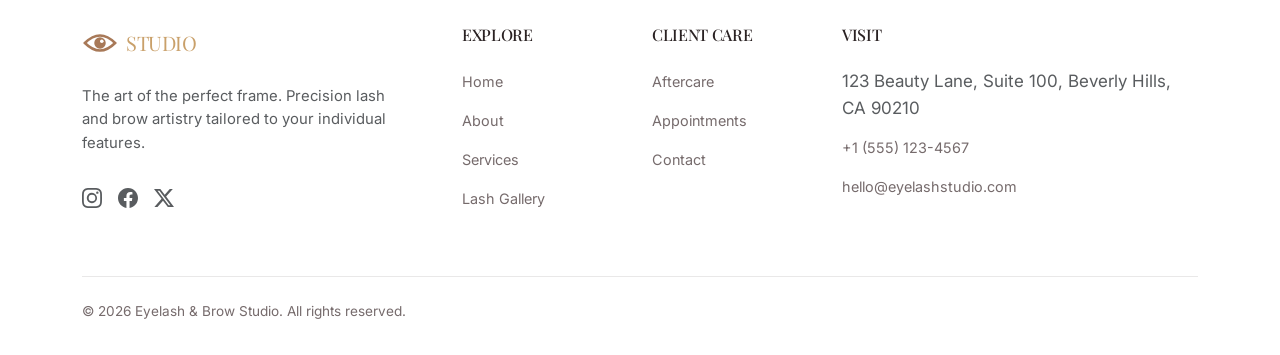
<file: services.html>
<!DOCTYPE html>
<html lang="en">

<head>
    <meta charset="UTF-8">
    <meta name="viewport" content="width=device-width, initial-scale=1.0">
    <title>Eyelash Extension & Brow Studio | Luxury Beauty</title>
    <meta name="description" content="Precision lash and brow artistry.">
    <link rel="icon" type="image/svg+xml"
        href="data:image/svg+xml,<svg xmlns='http://www.w3.org/2000/svg' viewBox='0 0 100 100'><text y='.9em' font-size='90'>👁️</text></svg>">
    <link href="https://cdn.jsdelivr.net/npm/bootstrap@5.3.2/dist/css/bootstrap.min.css" rel="stylesheet">
    <link rel="stylesheet" href="assets/css/style.css">
    <link rel="stylesheet" href="assets/css/dark-mode.css">
    <link rel="stylesheet" href="assets/css/rtl.css">
</head>

<body>
        <nav class="navbar navbar-expand-xl navbar-custom">
        <div class="container-fluid px-4 px-lg-5">
            
            <!-- Left: Brand (width 33% on XL) -->
            <a class="navbar-brand d-flex align-items-center gap-2 m-0" href="index.html">
                    <img src="data:image/svg+xml,%3Csvg xmlns='http://www.w3.org/2000/svg' viewBox='0 0 100 100'%3E%3Cpath d='M8 50 Q50 8 92 50 Q50 92 8 50Z' fill='none' stroke='%23a87958' stroke-width='7'/%3E%3Ccircle cx='50' cy='50' r='16' fill='%23a87958'/%3E%3Ccircle cx='55' cy='45' r='5' fill='%23fff'/%3E%3C/svg%3E"
                        alt="Studio eye mark" width="36" height="36">
                    <h2 class="footer-heading mb-0 ms-2">STUDIO</h2>
                </a>
                <button class="navbar-toggler border-0 shadow-none ms-auto d-xl-none" type="button" data-bs-toggle="collapse"
                    data-bs-target="#mainNav" aria-controls="mainNav" aria-expanded="false" aria-label="Toggle navigation">
                    <span class="navbar-toggler-icon"></span>
                </button>

            <!-- Center & Right: Collapse area -->
            <div class="collapse navbar-collapse justify-content-between" id="mainNav">
                <!-- Center: Nav Links -->
                <ul class="navbar-nav mx-auto me-xl-5 pe-xl-5 mb-4 mb-xl-0 align-items-center gap-xl-2 mt-4 mt-xl-0">
                    <li class="nav-item"><a class="nav-link" href="index.html">Home</a></li>
                    <li class="nav-item"><a class="nav-link" href="home-2.html">Home 2</a></li>
                    <li class="nav-item"><a class="nav-link" href="about.html">About</a></li>
                    <li class="nav-item"><a class="nav-link" href="services.html">Services</a></li>
                    <li class="nav-item"><a class="nav-link" href="lash-gallery.html">Lash Gallery</a></li>
                    <li class="nav-item"><a class="nav-link" href="aftercare.html">Aftercare</a></li>
                    <li class="nav-item"><a class="nav-link" href="contact.html">Contact</a></li>
                </ul>
                
                <!-- Right: Buttons (width 33% on XL, pushed to end) -->
                <div class="d-flex flex-column flex-xl-row align-items-center justify-content-end gap-3 pb-4 pb-xl-0">
                    <div class="d-flex align-items-center gap-3 justify-content-center">
                        <button class="btn d-flex align-items-center justify-content-center rounded" style="width: 48px; height: 48px;" id="theme-toggle" aria-label="Theme">🌙</button>
                        <button class="btn d-flex align-items-center justify-content-center rounded" id="rtl-toggle" style="width: 48px; height: 48px;" aria-label="RTL">⇄</button>
                    </div>
                    <a class="btn-primary text-decoration-none d-flex align-items-center justify-content-center" style="height: 48px; padding: 0 1.5rem;" href="appointment.html">Book Appointment</a>
                </div>
            </div>

        </div>
    </nav>
    <main>
        <!-- Hero -->
        <section class="section d-flex align-items-center position-relative overflow-hidden"
            style="min-height: 60vh; background-color: #000;">
            <div class="position-absolute top-0 start-0 w-100 h-100 z-0">
                <img src="assets/images/services-hero.jpg" alt="Services Hero"
                    class="w-100 h-100 object-fit-cover opacity-50">
            </div>
            <div class="container position-relative z-1 text-center text-white">
                <h1 class="display-3 font-heading mb-3 reveal-on-scroll">Our Services</h1>
                <p class="lead mb-0 reveal-on-scroll mx-auto" style="max-width: 600px;">Comprehensive lash and brow
                    styling designed for modern elegance.</p>
            </div>
        </section>

        <!-- The Consultation Process (Intro) -->
        <section class="section py-5 mt-5">
            <div class="container text-center reveal-on-scroll">
                <span class="eyebrow text-accent mb-3 d-block">YOUR JOURNEY</span>
                <h2 class="display-5 font-heading text-dark-espresso mb-4">The Consultation</h2>
                <p class="text-muted mx-auto lead" style="max-width: 700px;">Every great set begins with a conversation.
                    We
                    analyze your eye shape, natural lash health, and daily lifestyle to determine the perfect weight,
                    length, and curl for your extensions.</p>
            </div>
        </section>

        <!-- Lash Extensions -->
        <section class="section py-5">
            <div class="container reveal-on-scroll">
                <div class="row align-items-center mb-5">
                    <div class="col-lg-5 mb-4 mb-lg-0">
                        <img src="assets/images/extension.jpg" alt="Lash Extensions"
                            class="img-fluid rounded shadow-sm w-100 object-fit-cover" style="aspect-ratio: 4/5;">
                    </div>
                    <div class="col-lg-6 offset-lg-1">
                        <h2 class="display-5 font-heading text-dark-espresso mb-5 border-bottom pb-3">Lash Extensions
                        </h2>

                        <div class="d-flex align-items-start mb-4">
                            <div class="flex-shrink-0 me-3 mt-1">
                                <svg xmlns="http://www.w3.org/2000/svg" width="24" height="24" fill="var(--primary)"
                                    class="bi bi-star" viewBox="0 0 16 16">
                                    <path
                                        d="M2.866 14.85c-.078.444.36.791.746.593l4.39-2.256 4.389 2.256c.386.198.824-.149.746-.592l-.83-4.73 3.522-3.356c.33-.314.16-.888-.282-.95l-4.898-.696L8.465.792a.513.513 0 0 0-.927 0L5.354 5.12l-4.898.696c-.441.062-.612.636-.283.95l3.523 3.356-.83 4.73zm4.905-2.767-3.686 1.894.694-3.957a.56.56 0 0 0-.163-.505L1.71 6.745l4.052-.576a.53.53 0 0 0 .393-.288L8 2.223l1.847 3.658a.53.53 0 0 0 .393.288l4.052.575-2.906 2.77a.56.56 0 0 0-.163.506l.694 3.957-3.686-1.894a.5.5 0 0 0-.461 0z" />
                                </svg>
                            </div>
                            <div>
                                <h4 class="font-heading mb-2">Classic Set</h4>
                                <p class="text-muted small">A 1:1 application for a beautiful, natural mascara effect.
                                    Perfect for everyday elegance.</p>
                            </div>
                        </div>

                        <div class="d-flex align-items-start mb-4">
                            <div class="flex-shrink-0 me-3 mt-1">
                                <svg xmlns="http://www.w3.org/2000/svg" width="24" height="24" fill="var(--primary)"
                                    class="bi bi-stars" viewBox="0 0 16 16">
                                    <path
                                        d="M7.657 6.247c.11-.33.576-.33.686 0l.645 1.937a2.89 2.89 0 0 0 1.829 1.828l1.936.645c.33.11.33.576 0 .686l-1.937.645a2.89 2.89 0 0 0-1.828 1.829l-.645 1.936a.361.361 0 0 1-.686 0l-.645-1.937a2.89 2.89 0 0 0-1.828-1.828l-1.937-.645a.361.361 0 0 1 0-.686l1.937-.645a2.89 2.89 0 0 0 1.828-1.828zM3.794 1.148a.217.217 0 0 1 .412 0l.387 1.162c.173.518.579.924 1.097 1.097l1.162.387a.217.217 0 0 1 0 .412l-1.162.387A1.73 1.73 0 0 0 4.593 5.69l-.387 1.162a.217.217 0 0 1-.412 0L3.407 5.69A1.73 1.73 0 0 0 2.31 4.593l-1.162-.387a.217.217 0 0 1 0-.412l1.162-.387A1.73 1.73 0 0 0 3.407 2.31zM10.863.099a.145.145 0 0 1 .274 0l.258.774c.115.346.386.617.732.732l.774.258a.145.145 0 0 1 0 .274l-.774.258a1.16 1.16 0 0 0-.732.732l-.258.774a.145.145 0 0 1-.274 0l-.258-.774a1.16 1.16 0 0 0-.732-.732L9.1 2.137a.145.145 0 0 1 0-.274l.774-.258c.346-.115.617-.386.732-.732z" />
                                </svg>
                            </div>
                            <div>
                                <h4 class="font-heading mb-2">Hybrid Set</h4>
                                <p class="text-muted small">A blend of classic and volume lashes for subtle fullness,
                                    texture, and a wispy finish.</p>
                            </div>
                        </div>

                        <div class="d-flex align-items-start">
                            <div class="flex-shrink-0 me-3 mt-1">
                                <svg xmlns="http://www.w3.org/2000/svg" width="24" height="24" fill="var(--primary)"
                                    class="bi bi-gem" viewBox="0 0 16 16">
                                    <path
                                        d="M3.1.7a.5.5 0 0 1 .4-.2h9a.5.5 0 0 1 .4.2l2.976 3.974c.149.185.156.45.01.644L8.4 15.3a.5.5 0 0 1-.8 0L.1 5.3a.5.5 0 0 1 .01-.644zm11.386 3.785-1.806-2.41-.776 2.41zM10.597 1.5H5.403l-.932 2.896h7.058zm-7.464 0L1.328 3.91l2.798.87zM6.871 5.4 8 10.46l1.129-5.06zM8 14.053l3.924-6.653H4.076zM11.669 6.4h3.136l-3.322 5.632zm-6.474 0L1.873 12.032 5.195 6.4z" />
                                </svg>
                            </div>
                            <div>
                                <h4 class="font-heading mb-2">Volume Set</h4>
                                <p class="text-muted small">Handmade fans applied to a single lash for maximum density,
                                    drama, and fluff.</p>
                            </div>
                        </div>

                    </div>
                </div>
            </div>
        </section>

        <!-- Brow Styling -->
        <section class="section bg-cream py-5">
            <div class="container reveal-on-scroll py-5">
                <div class="row align-items-center">
                    <div class="col-lg-6 mb-5 mb-lg-0 order-2 order-lg-1">
                        <h2 class="display-5 font-heading text-dark-espresso mb-5 border-bottom pb-3">Brow & Lash
                            Treatments</h2>

                        <div class="d-flex align-items-start mb-4">
                            <div class="flex-shrink-0 me-3 mt-1">
                                <svg xmlns="http://www.w3.org/2000/svg" width="24" height="24" fill="var(--primary)"
                                    class="bi bi-feather" viewBox="0 0 16 16">
                                    <path
                                        d="M15.807.531c-.174-.177-.41-.289-.64-.236C11.85.986 9.982 2.062 8.528 3.516c-1.282 1.283-2.128 2.859-2.585 4.542l-.57-.57a.5.5 0 0 0-.708.708l.569.569a13.3 13.3 0 0 0-.256 1.455c-.1.748-.06 1.488.115 2.203.208.852.618 1.625 1.189 2.29l-3.568 3.568a.5.5 0 0 0 .708.708l3.568-3.568c.665.571 1.438.981 2.29 1.19.715.174 1.455.214 2.203.114a13.3 13.3 0 0 0 1.455-.256l.569.569a.5.5 0 0 0 .708-.708l-.57-.57c1.683-.457 3.259-1.303 4.542-2.585 1.454-1.454 2.53-3.322 3.221-6.64.053-.23-.059-.466-.236-.64ZM14.93 1.77c-1.353 2.92-3.13 5.097-5.114 6.643a25 25 0 0 1-1.32 1.042l1.324-1.324a.5.5 0 0 0-.708-.708l-1.636 1.637c-.381.258-.758.508-1.127.75l1.097-1.097a.5.5 0 0 0-.708-.708l-1.48 1.48c-.288.136-.574.267-.856.39l.865-.864a.5.5 0 0 0-.708-.708l-1.246 1.245c-.214.07-.426.136-.634.195l.487-.487a.5.5 0 0 0-.708-.708l-.92.92a12.2 12.2 0 0 1-.19-.481l.317-.317a.5.5 0 0 0-.708-.708l-.634.634a12.3 12.3 0 0 1-.167-.718l.182-.182a.5.5 0 1 0-.707-.708l-.348.349a12 12 0 0 1-.034-.516l.09-.09a.5.5 0 0 0-.708-.708l-.132.132a12 12 0 0 1 .013-.39L7.42 5.06a.5.5 0 0 0 .708-.708L6.822 5.66c.22-.38.455-.758.704-1.127l1.637-1.637a.5.5 0 0 0-.708-.708l-1.324 1.324a25 25 0 0 1 1.042-1.32c1.546-1.984 3.723-3.761 6.643-5.113h.001Z" />
                                </svg>
                            </div>
                            <div>
                                <h4 class="font-heading mb-2">Brow Lamination</h4>
                                <p class="text-muted small">Restructuring brow hairs to keep them in a desired fluffy,
                                    upward shape for weeks.</p>
                            </div>
                        </div>

                        <div class="d-flex align-items-start mb-4">
                            <div class="flex-shrink-0 me-3 mt-1">
                                <svg xmlns="http://www.w3.org/2000/svg" width="24" height="24" fill="var(--primary)"
                                    class="bi bi-scissors" viewBox="0 0 16 16">
                                    <path
                                        d="M3.5 3.5c-.614-.884-.074-1.962.858-2.5L8 7.226 11.642 1c.932.538 1.472 1.616.858 2.5L8.81 8.61l1.556 2.661a2.5 2.5 0 1 1-.794.637L8 9.73l-1.572 2.177a2.5 2.5 0 1 1-.794-.637L7.19 8.61zm2.5 6.546a2 2 0 1 1-2.793 2.793L8 10.707l4.793 4.793a2 2 0 1 1-2.793-2.793L8 8.84zM8 8.226l-3.358-5.32c-.104-.165-.104-.37 0-.535l1.68-2.661c.14-.223.411-.328.65-.245L8 1.833l1.028-2.368c.239-.083.51.022.65.245l1.68 2.66c.104.166.104.37 0 .536L8 8.226z" />
                                </svg>
                            </div>
                            <div>
                                <h4 class="font-heading mb-2">Brow Sculpt & Tint</h4>
                                <p class="text-muted small">Precision mapping, shaping, and custom color matching to
                                    define your natural arches.</p>
                            </div>
                        </div>

                        <div class="d-flex align-items-start">
                            <div class="flex-shrink-0 me-3 mt-1">
                                <svg xmlns="http://www.w3.org/2000/svg" width="24" height="24" fill="var(--primary)"
                                    class="bi bi-eye" viewBox="0 0 16 16">
                                    <path
                                        d="M16 8s-3-5.5-8-5.5S0 8 0 8s3 5.5 8 5.5S16 8 16 8M1.173 8a13 13 0 0 1 1.66-2.043C4.12 4.668 5.88 3.5 8 3.5s3.879 1.168 5.168 2.457A13 13 0 0 1 14.828 8q-.086.13-.195.288c-.335.48-.83 1.12-1.465 1.755C11.879 11.332 10.119 12.5 8 12.5s-3.879-1.168-5.168-2.457A13 13 0 0 1 1.172 8z" />
                                    <path
                                        d="M8 5.5a2.5 2.5 0 1 0 0 5 2.5 2.5 0 0 0 0-5M4.5 8a3.5 3.5 0 1 1 7 0 3.5 3.5 0 0 1-7 0" />
                                </svg>
                            </div>
                            <div>
                                <h4 class="font-heading mb-2">Lash Lift & Tint</h4>
                                <p class="text-muted small">Elevates and curls your natural lashes from the base, paired
                                    with a deep tint for a mascara look without the extensions.</p>
                            </div>
                        </div>

                    </div>
                    <div class="col-lg-5 offset-lg-1 order-1 order-lg-2 mb-4 mb-lg-0">
                        <img src="assets/images/treatment.jpg" alt="Brow Styling"
                            class="img-fluid rounded shadow-sm w-100 object-fit-cover" style="aspect-ratio: 4/5;">
                    </div>
                </div>
            </div>
        </section>

        <!-- Signature Styles -->
        <section class="section py-5 my-5">
            <div class="container reveal-on-scroll">
                <div class="text-center mb-5">
                    <span class="eyebrow text-accent mb-3 d-block">CUSTOM DESIGNS</span>
                    <h2 class="display-5 font-heading text-dark-espresso">Signature Styles</h2>
                    <p class="text-muted mx-auto" style="max-width: 600px;">Each set is completely customized to your
                        eye shape. Here are three of our most requested foundational maps.</p>
                </div>
                <div class="row g-4 text-center">
                    <div class="col-lg-4">
                        <div class="card h-100 border-0 shadow-sm bg-surface p-4">
                            <div class="card-body d-flex flex-column align-items-center">
                                <h3 class="font-heading text-dark-espresso mb-3">Cat Eye</h3>
                                <p class="text-muted small mt-auto">Elongates the eye by placing the longest lashes at
                                    the outer corners. Perfect for almond or round eyes seeking a sultry, winged effect.
                                </p>
                            <a href="appointment.html" class="studio-card-link mt-3 mx-auto justify-content-center">View service &amp; book <span aria-hidden="true">→</span></a>
                            </div>
                        </div>
                    </div>
                    <div class="col-lg-4">
                        <div class="card h-100 border-0 shadow-sm bg-surface p-4 border-top border-4 border-secondary">
                            <div class="card-body d-flex flex-column align-items-center">
                                <h3 class="font-heading text-dark-espresso mb-3">Doll Eye</h3>
                                <p class="text-muted small mt-auto">Opens up the eye with the longest lashes
                                    concentrated in the center. Ideal for hooded or monolid eyes to create a bright,
                                    awake look.</p>
                            <a href="appointment.html" class="studio-card-link mt-3 mx-auto justify-content-center">View service &amp; book <span aria-hidden="true">→</span></a>
                            </div>
                        </div>
                    </div>
                    <div class="col-lg-4">
                        <div class="card h-100 border-0 shadow-sm bg-surface p-4">
                            <div class="card-body d-flex flex-column align-items-center">
                                <h3 class="font-heading text-dark-espresso mb-3">Squirrel</h3>
                                <p class="text-muted small mt-auto">A specialized mapping that balances the arch of the
                                    brow to lift drooping outer corners. The longest lashes hit just before the outer
                                    corner.</p>
                            <a href="appointment.html" class="studio-card-link mt-3 mx-auto justify-content-center">View service &amp; book <span aria-hidden="true">→</span></a>
                            </div>
                        </div>
                    </div>
                </div>
            </div>
        </section>

        <!-- Upgrades -->
        <section class="section bg-dark-espresso text-white py-5">
            <div class="container text-center reveal-on-scroll py-5">
                <span class="eyebrow text-accent mb-3 d-block">ENHANCE YOUR VISIT</span>
                <h2 class="display-5 font-heading mb-5">Upgrades & Add-Ons</h2>
                <div class="row justify-content-center">
                    <div class="col-md-8">
                        <ul class="list-unstyled d-flex flex-column gap-4 text-start mx-auto" style="max-width: 400px;">
                            <li
                                class="d-flex justify-content-between align-items-center border-bottom border-secondary pb-3">
                                <span class="fs-5">Keratin Treatment</span>
                            </li>
                            <li
                                class="d-flex justify-content-between align-items-center border-bottom border-secondary pb-3">
                                <span class="fs-5">Color / Glitter Lashes</span>
                            </li>
                            <li class="d-flex justify-content-between align-items-center pb-3">
                                <span class="fs-5">Hydrating Lip Mask</span>
                            </li>
                        </ul>
                    </div>
                </div>
            </div>
        </section>
        <!-- Related Content Section -->
        <section class="section bg-cream">
            <div class="container reveal-on-scroll">
                <h3 class="display-6 font-heading mb-4 text-center">Explore Further</h3>
                <div class="row g-4">
                    <div class="col-md-4">
                        <div class="card h-100 border-0 shadow-sm bg-surface">
                            <div class="card-body text-center p-4 d-flex flex-column">
                                <h4 class="h5 mb-3">Lash Gallery</h4>
                                <p class="text-muted small mb-4">View our portfolio of beautifully framed eyes.</p>
                                <a href="lash-gallery.html"
                                    class="text-accent hover-secondary mt-auto text-decoration-none text-uppercase fw-bold"
                                    style="font-size: 13px; letter-spacing: 1px;">View Gallery &rarr;</a>
                            </div>
                        </div>
                    </div>
                    <div class="col-md-4">
                        <div class="card h-100 border-0 shadow-sm bg-surface">
                            <div class="card-body text-center p-4 d-flex flex-column">
                                <h4 class="h5 mb-3">Aftercare Guide</h4>
                                <p class="text-muted small mb-4">Learn how to maintain your lashes and brows.</p>
                                <a href="aftercare.html"
                                    class="text-accent hover-secondary mt-auto text-decoration-none text-uppercase fw-bold"
                                    style="font-size: 13px; letter-spacing: 1px;">Read Guide &rarr;</a>
                            </div>
                        </div>
                    </div>
                    <div class="col-md-4">
                        <div class="card h-100 border-0 shadow-sm bg-surface">
                            <div class="card-body text-center p-4 d-flex flex-column">
                                <h4 class="h5 mb-3">Book Now</h4>
                                <p class="text-muted small mb-4">Ready for your transformation? Secure your appointment.
                                </p>
                                <a href="appointment.html"
                                    class="text-accent hover-secondary mt-auto text-decoration-none text-uppercase fw-bold"
                                    style="font-size: 13px; letter-spacing: 1px;">Book Visit &rarr;</a>
                            </div>
                        </div>
                    </div>
                </div>
            </div>
        </section>
    </main>

    
<section class="studio-proof-section section py-5"><div class="container"><div class="text-center mb-4"><span class="eyebrow text-accent">CLEAR PRICING</span><h2 class="display-5 font-heading mt-2">Choose your signature service</h2><p class="text-muted">Starting prices are shown as a guide; final recommendations are confirmed during consultation.</p></div><div class="row g-4 align-items-stretch studio-pricing-grid"><div class="col-md-6 col-lg-4"><article class="studio-price-card h-100 d-flex flex-column justify-content-between"><div><h3>Classic Lash Set</h3><p>Soft, defined everyday enhancement.</p></div><strong>From ₹2,000</strong></article></div><div class="col-md-6 col-lg-4"><article class="studio-price-card h-100 d-flex flex-column justify-content-between"><div><h3>Hybrid Lash Set</h3><p>A textured blend of definition and fullness.</p></div><strong>From ₹2,500</strong></article></div><div class="col-md-12 col-lg-4"><article class="studio-price-card h-100 d-flex flex-column justify-content-between"><div><h3>Volume Lash Set</h3><p>A fuller, expressive finish tailored to your eye shape.</p></div><strong>From ₹3,000</strong></article></div><div class="col-12 text-center mt-3"><a href="appointment.html" class="btn-primary d-inline-block">Book an Appointment</a></div></div></div></section>

<footer class="site-footer">
        <div class="container">
            <div class="row g-4">
                <div class="col-12 col-md-6 col-lg-4 pe-lg-5">
                    <a href="index.html"
                        class="text-decoration-none text-dark-espresso d-inline-flex align-items-center gap-2 mb-4">
                        <img src="data:image/svg+xml,%3Csvg xmlns='http://www.w3.org/2000/svg' viewBox='0 0 100 100'%3E%3Cpath d='M8 50 Q50 8 92 50 Q50 92 8 50Z' fill='none' stroke='%23a87958' stroke-width='7'/%3E%3Ccircle cx='50' cy='50' r='16' fill='%23a87958'/%3E%3Ccircle cx='55' cy='45' r='5' fill='%23fff'/%3E%3C/svg%3E"
                            alt="Studio eye mark" width="36" height="36">
                        <h2 class="footer-heading mb-0">STUDIO</h2>
                    </a>
                    <p class="text-muted small mb-4">The art of the perfect frame. Precision lash and brow artistry
                        tailored to your individual features.</p>
                    <div class="d-flex gap-3 mt-4">
                        <a href="#" class="text-muted social-icon-hover fs-5"><svg xmlns="http://www.w3.org/2000/svg"
                                width="20" height="20" fill="currentColor" class="bi bi-instagram" viewBox="0 0 16 16">
                                <path
                                    d="M8 0C5.829 0 5.556.01 4.703.048 3.85.088 3.269.222 2.76.42a3.917 3.917 0 0 0-1.417.923A3.927 3.927 0 0 0 .42 2.76C.222 3.268.087 3.85.048 4.7.01 5.555 0 5.827 0 8.001c0 2.172.01 2.444.048 3.297.04.852.174 1.433.372 1.942.205.526.478.972.923 1.417.444.445.89.719 1.416.923.51.198 1.09.333 1.942.372C5.555 15.99 5.827 16 8 16s2.444-.01 3.298-.048c.851-.04 1.434-.174 1.943-.372a3.916 3.916 0 0 0 1.416-.923c.445-.445.718-.891.923-1.417.197-.509.332-1.09.372-1.942C15.99 10.445 16 10.173 16 8s-.01-2.445-.048-3.299c-.04-.851-.175-1.433-.372-1.941a3.926 3.926 0 0 0-.923-1.417A3.911 3.911 0 0 0 13.24.42c-.51-.198-1.092-.333-1.943-.372C10.443.01 10.172 0 7.998 0h.003zm-.717 1.442h.718c2.136 0 2.389.007 3.232.046.78.035 1.204.166 1.486.275.373.145.64.319.92.599.28.28.453.546.598.92.11.281.24.705.275 1.485.039.843.047 1.096.047 3.231s-.008 2.389-.047 3.232c-.035.78-.166 1.203-.275 1.485a2.47 2.47 0 0 1-.599.919c-.28.28-.546.453-.92.598-.28.11-.704.24-1.485.276-.843.038-1.096.047-3.232.047s-2.39-.009-3.233-.047c-.78-.036-1.203-.166-1.485-.276a2.478 2.478 0 0 1-.92-.598 2.48 2.48 0 0 1-.6-.92c-.109-.281-.24-.705-.275-1.485-.038-.843-.046-1.096-.046-3.233 0-2.136.008-2.388.046-3.231.036-.78.166-1.204.276-1.486.145-.373.319-.64.599-.92.28-.28.546-.453.92-.598.282-.11.705-.24 1.485-.276.738-.034 1.024-.044 2.515-.045v.002zm4.988 1.328a.96.96 0 1 0 0 1.92.96.96 0 0 0 0-1.92zm-4.27 1.122a4.109 4.109 0 1 0 0 8.217 4.109 4.109 0 0 0 0-8.217zm0 1.441a2.667 2.667 0 1 1 0 5.334 2.667 2.667 0 0 1 0-5.334z" />
                            </svg></a>
                        <a href="#" class="text-muted social-icon-hover fs-5"><svg xmlns="http://www.w3.org/2000/svg"
                                width="20" height="20" fill="currentColor" class="bi bi-facebook" viewBox="0 0 16 16">
                                <path
                                    d="M16 8.049c0-4.446-3.582-8.05-8-8.05C3.58 0-.002 3.603-.002 8.05c0 4.017 2.926 7.347 6.75 7.951v-5.625h-2.03V8.05H6.75V6.275c0-2.017 1.195-3.131 3.022-3.131.876 0 1.791.157 1.791.157v1.98h-1.009c-.993 0-1.303.621-1.303 1.258v1.51h2.218l-.354 2.326H9.25V16c3.824-.604 6.75-3.934 6.75-7.951z" />
                            </svg></a>
                        <a href="#" class="text-muted social-icon-hover fs-5"><svg xmlns="http://www.w3.org/2000/svg"
                                width="20" height="20" fill="currentColor" class="bi bi-twitter-x" viewBox="0 0 16 16">
                                <path
                                    d="M12.6.75h2.454l-5.36 6.142L16 15.25h-4.937l-3.867-5.07-4.425 5.07H.316l5.733-6.57L0 .75h5.063l3.495 4.633L12.601.75Zm-.86 13.028h1.36L4.323 2.145H2.865l8.875 11.633Z" />
                            </svg></a>
                    </div>
                </div>
                <div class="col-12 col-md-6 col-lg-2">
                    <h3 class="h6 text-uppercase letter-spacing-1 mb-4">Explore</h3>
                    <ul class="footer-links">
                        <li><a href="index.html">Home</a></li>
                        <li><a href="about.html">About</a></li>
                        <li><a href="services.html">Services</a></li>
                        <li><a href="lash-gallery.html">Lash Gallery</a></li>

                    </ul>
                </div>
                <div class="col-12 col-md-6 col-lg-2">
                    <h3 class="h6 text-uppercase letter-spacing-1 mb-4">Client Care</h3>
                    <ul class="footer-links">
                        <li><a href="aftercare.html">Aftercare</a></li>

                        <li><a href="appointment.html">Appointments</a></li>
                        <li><a href="contact.html">Contact</a></li>
                    </ul>
                </div>
                <div class="col-12 col-md-6 col-lg-4">
                    <h3 class="h6 text-uppercase letter-spacing-1 mb-4">Visit</h3>
                    <ul class="footer-links">
                        <li><span class="text-muted">123 Beauty Lane, Suite 100, Beverly Hills, CA 90210</span></li>
                        <li><a href="tel:+15551234567">+1 (555) 123-4567</a></li>
                        <li><a href="mailto:hello@eyelashstudio.com">hello@eyelashstudio.com</a></li>
                    </ul>
                </div>
            </div>
            <div class="footer-bottom mt-5 pt-4">
                <p class="mb-0">&copy; 2026 Eyelash & Brow Studio. All rights reserved.</p>
                
            </div>
        </div>
    </footer>
    <button id="scrollTopBtn" class="scroll-top-btn" aria-label="Scroll to top">
        <svg xmlns="http://www.w3.org/2000/svg" width="20" height="20" fill="currentColor" class="bi bi-chevron-up"
            viewBox="0 0 16 16">
            <path fill-rule="evenodd"
                d="M7.646 4.646a.5.5 0 0 1 .708 0l6 6a.5.5 0 0 1-.708.708L8 5.707l-5.646 5.647a.5.5 0 0 1-.708-.708l6-6z" />
        </svg>
    </button>
    <script src="https://cdn.jsdelivr.net/npm/bootstrap@5.3.2/dist/js/bootstrap.bundle.min.js"></script>
    <script src="assets/js/main.js"></script>
</body>

</html>
</file>
<file: assets/css/style.css>
@import url('https://fonts.googleapis.com/css2?family=Inter:wght@300;400;500&family=Playfair+Display:ital,wght@0,400;0,500;0,600;1,400&display=swap');

:root {
    /* Brand Color System */
    --primary: #C9A06A;
    --secondary: #B9827A;
    --accent: #C7A56A;
    --blush: #E9D5D4;
    --cream: #F7F1EA;
    --bg-light: #FBF8F4;
    --dark-espresso: #21191A;
    --deep-brown: #302426;
    --text-primary: #2A2223;
    --text-muted: #766B6C;
    --border-color: rgba(42,34,35,0.10);
    --text-dark: #F8F2EC;

    /* Semantic Mappings */
    --bg-body: var(--bg-light);
    --text-body: var(--text-primary);
    --bg-surface: #FFFFFF;
    
    /* Typography */
    --font-heading: 'Playfair Display', serif;
    --font-body: 'Inter', sans-serif;

    /* Clamp sizing (min, preferred, max) */
    --h1: clamp(2.625rem, 5vw + 1rem, 4.5rem);      /* 42px to 72px */
    --h2: clamp(2rem, 4vw + 0.5rem, 3rem);          /* 32px to 48px */
    --h3: clamp(1.4375rem, 3vw + 0.2rem, 1.875rem); /* 23px to 30px */
    --h4: clamp(1.125rem, 2vw + 0.2rem, 1.375rem);  /* 18px to 22px */
    --text-base: clamp(1rem, 1vw + 0.5rem, 1.0625rem); /* 16px to 17px */

    /* Spacing & Layout */
    --section-padding: clamp(4rem, 8vw, 8rem);
    --container-max: 1280px;
    
    /* Transitions */
    --transition-slow: 0.6s cubic-bezier(0.25, 0.46, 0.45, 0.94);
    --transition-base: 0.3s ease-in-out;
}

* {
    margin: 0;
    padding: 0;
    box-sizing: border-box;
}

body {
    font-family: var(--font-body);
    font-size: var(--text-base);
    color: var(--text-body);
    background-color: var(--bg-body);
    line-height: 1.6;
    overflow-x: hidden;
}

h1, h2, h3, h4, h5, h6 {
    font-family: var(--font-heading);
    font-weight: 400;
    line-height: 1.2;
    margin-bottom: 1rem;
    letter-spacing: -0.02em;
}

h1 { font-size: var(--h1); }
h2 { font-size: var(--h2); }
h3 { font-size: var(--h3); }
h4 { font-size: var(--h4); }

a {
    color: var(--primary);
    text-decoration: none;
    transition: var(--transition-base);
}

/* Mobile Navbar Collapse Overlay */
@media (max-width: 1199.98px) {
    .navbar-collapse {
        position: absolute;
        top: 100%;
        left: 0;
        right: 0;
        background: var(--bg-body);
        z-index: 1000;
        padding: 1rem;
        box-shadow: 0 4px 6px rgba(0,0,0,0.1);
    }
}

a:hover {
    color: var(--accent);
}

img {
    max-width: 100%;
    height: auto;
    display: block;
}

/* Layout Utilities */
.section {
    padding-block: var(--section-padding);
}

/* Buttons */
.btn-primary {
    display: inline-block;
    background-color: var(--primary) !important;
    color: #fff !important;
    padding: 1rem 2.5rem;
    text-transform: uppercase;
    font-size: 0.875rem;
    letter-spacing: 0.1em;
    border: none;
    transition: all 0.3s ease;
}

.btn-primary:hover {
    background-color: var(--secondary) !important;
    color: #fff !important;
}

.btn-outline {
    display: inline-block;
    background-color: transparent;
    color: var(--text-body);
    padding: 1rem 2.5rem;
    text-transform: uppercase;
    font-size: 0.875rem;
    letter-spacing: 0.1em;
    border: 1px solid var(--border-color);
    border-radius: 0;
    transition: var(--transition-slow);
}

.btn-outline:hover {
    border-color: var(--dark-espresso);
}

/* Navbar */
.navbar-custom {
    position: sticky;
    top: 0;
    width: 100%;
    z-index: 1000;
    padding: 1.5rem 0;
    background: var(--bg-surface);
    transition: background-color 0.4s ease, padding 0.4s ease;
}

.navbar-custom.scrolled {
    background: var(--bg-surface);
    padding: 1rem 0;
    box-shadow: 0 1px 10px rgba(0,0,0,0.05);
}

.navbar-brand {
    font-family: var(--font-heading);
    font-size: 1.5rem;
    color: var(--text-body);
    font-weight: 500;
}

.navbar-nav .nav-link {
    color: var(--text-body);
    font-size: 0.9rem;
    text-transform: uppercase;
    letter-spacing: 0.05em;
    padding: 0.5rem 1rem;
    transition: color 0.3s ease;
    white-space: nowrap;
}

.navbar-nav .nav-link:hover, .navbar-nav .nav-link.active {
    color: var(--primary);
}

/* Utilities */
.text-accent { color: var(--accent); }
.text-primary { color: var(--primary) !important; }
.bg-cream { background-color: var(--cream); }
.bg-dark-espresso { background-color: var(--dark-espresso); color: var(--text-dark); }
.eyebrow {
    text-transform: uppercase;
    letter-spacing: 0.15em;
    font-size: 0.75rem;
    color: var(--text-muted);
    font-weight: 500;
    margin-bottom: 1rem;
    display: block;
}

/* Footer */
.site-footer {
    background-color: var(--bg-surface);
    padding-top: var(--section-padding);
    padding-bottom: 2rem;
    border-top: 1px solid var(--border-color);
}

.footer-heading {
    font-family: var(--font-heading);
    font-size: 1.25rem;
    margin-bottom: 1.5rem;
}

.footer-links {
    list-style: none;
    padding: 0;
}

.footer-links li {
    margin-bottom: 0.75rem;
}

.footer-links a {
    color: var(--text-muted);
    font-size: 0.9rem;
}

.footer-links a:hover {
    color: var(--primary);
}

.footer-bottom {
    margin-top: 4rem;
    padding-top: 2rem;
    border-top: 1px solid var(--border-color);
    display: flex;
    justify-content: space-between;
    align-items: center;
    font-size: 0.85rem;
    color: var(--text-muted);
}

/* Scroll to Top Button */
.scroll-top-btn {
    position: fixed;
    bottom: 30px;
    right: 30px;
    width: 44px;
    height: 44px;
    background-color: var(--dark-espresso);
    color: var(--text-dark);
    border: none;
    border-radius: 50%;
    cursor: pointer;
    display: flex;
    justify-content: center;
    align-items: center;
    opacity: 0;
    visibility: hidden;
    transition: var(--transition-base);
    z-index: 999;
    box-shadow: 0 4px 10px rgba(0,0,0,0.1);
}

.scroll-top-btn.show {
    opacity: 1;
    visibility: visible;
}

.scroll-top-btn:hover {
    background-color: var(--accent);
    transform: translateY(-3px);
}


.hover-secondary { transition: color 0.3s ease; }
.hover-secondary:hover { color: var(--secondary) !important; }


/* Custom Send Message Button */
.btn-theme-custom {
    display: inline-block;
    background-color: var(--primary) !important;
    color: #fff !important;
    padding: 1rem 2.5rem;
    text-transform: uppercase;
    font-size: 0.875rem;
    letter-spacing: 0.1em;
    border: none !important;
    border-radius: 0;
    transition: var(--transition-slow);
}
.btn-theme-custom:hover {
    background-color: var(--secondary) !important;
    color: #fff !important;
}




/* Social Icon Hover */
.social-icon-hover:hover {
    color: var(--secondary) !important;
}





/* Theme and RTL toggle buttons */
#theme-toggle, #rtl-toggle {
    background-color: var(--primary) !important;
    color: #ffffff !important;
    border-color: var(--primary) !important;
    transition: all 0.3s ease !important;
}
#theme-toggle:hover, #rtl-toggle:hover {
    background-color: var(--secondary) !important;
    border-color: var(--secondary) !important;
}




/* Global fix for website brand/name in header and footer */
.footer-heading {
    color: var(--primary) !important;
}


/* === 47.STUDIO review fixes: consistent navigation, accessibility and content === */
.navbar-custom .container-fluid { gap: 1.25rem; }
.navbar-custom .navbar-brand { flex: 0 0 auto; margin-right: auto !important; min-width: max-content; }
.navbar-custom .navbar-nav { align-items: center; gap: clamp(.35rem, .9vw, 1rem); }
.navbar-custom .navbar-nav .nav-link { padding-inline: .45rem; white-space: nowrap; }
#theme-toggle, #rtl-toggle, .navbar-custom .btn-primary, .navbar-custom .btn-outline,
.navbar-custom .btn, .navbar-custom .nav-utility {
  min-height: 42px; height: 42px; border-radius: 8px; display: inline-flex;
  align-items: center; justify-content: center; box-sizing: border-box; white-space: nowrap;
}
.navbar-custom .navbar-brand img { width: 36px; height: 36px; flex: 0 0 36px; }
.navbar-custom .footer-heading { letter-spacing: .14em; font-weight: 600; }
.studio-proof-section { background: var(--bg-body, #fbf8f2); }
.studio-value-card, .studio-price-card {
  padding: clamp(1.25rem, 2.5vw, 2rem); border: 1px solid rgba(90,66,55,.2);
  border-radius: 14px; background: var(--card-bg, #fffdf9); height: 100%;
  transition: transform .25s ease, box-shadow .25s ease, border-color .25s ease;
}
.studio-value-card:hover, .studio-price-card:hover { transform: translateY(-5px); box-shadow: 0 14px 32px rgba(35,25,20,.10); border-color: var(--accent, #a87958); }
.studio-value-card > span { display: inline-block; font-size: .8rem; letter-spacing: .12em; color: var(--accent, #a87958); margin-bottom: 1rem; }
.studio-value-card h2, .studio-value-card h3, .studio-price-card h3 { font-family: inherit; font-size: 1.25rem; font-weight: 600; margin-bottom: .8rem; }
.studio-value-card p, .studio-price-card p { font-weight: 450; line-height: 1.75; }
.studio-price-card strong { display:block; margin-top:1.25rem; font-size:1.2rem; color:var(--accent, #a87958); }
.studio-journey-list { display:grid; gap:1rem; }
.studio-journey-list > div { display:flex; gap:1rem; align-items:center; padding:1.15rem; border:1px solid rgba(90,66,55,.2); border-radius:12px; background:var(--card-bg,#fffdf9); }
.studio-journey-list b { display:grid; place-items:center; width:44px; height:44px; flex:0 0 44px; border-radius:50%; background:var(--accent,#a87958); color:#fff; }
.studio-journey-list span { display:grid; gap:.25rem; }
.studio-journey-list small { color:var(--text-muted,#777); line-height:1.5; }
main > section:first-child { min-height: 60vh; }
main > section:first-child h1 { font-weight:600; }
main p { font-weight:450; }
.service-card, .service-item, .card { transition: transform .25s ease, box-shadow .25s ease; }
.service-card:hover, .service-item:hover { transform: translateY(-4px); box-shadow: 0 12px 28px rgba(30,20,15,.1); }
[data-theme="dark"] .studio-proof-section { background:#171512; color:#f7f1e9; }
[data-theme="dark"] .studio-value-card, [data-theme="dark"] .studio-price-card,
[data-theme="dark"] .studio-journey-list > div { background:#24201c; color:#f7f1e9; border-color:#51443a; }
[data-theme="dark"] .studio-value-card p, [data-theme="dark"] .studio-price-card p,
[data-theme="dark"] .studio-journey-list small { color:#d6c9bd !important; }
[data-theme="dark"] .studio-value-card h2, [data-theme="dark"] .studio-value-card h3,
[data-theme="dark"] .studio-price-card h3 { color:#fff7ef; }
@media (max-width: 1199.98px) {
 .navbar-custom .container-fluid { padding-inline: 1rem !important; }
 .navbar-custom .navbar-nav { align-items: stretch; gap: .15rem; }
 .navbar-custom .navbar-nav .nav-link { padding: .65rem .8rem; }
 .navbar-custom .navbar-collapse { padding: .8rem 0 1rem; }
 .navbar-custom .navbar-collapse .btn, .navbar-custom .navbar-collapse #theme-toggle,
 .navbar-custom .navbar-collapse #rtl-toggle { margin: .25rem .2rem; }
}
@media (max-width: 767.98px) {
 .studio-proof-section { padding-block: 3rem !important; }
 .studio-value-card, .studio-price-card { padding:1.25rem; }
 .studio-journey-list > div { align-items:flex-start; }
 main > section:first-child { min-height: 56vh; }
}

.transformation-range { position:absolute; inset:0; width:100%; height:100%; opacity:0; cursor:ew-resize; z-index:5; margin:0; }
.transformation-divider { pointer-events:none; z-index:3; }
.transformation-handle { width:clamp(34px, 6vw, 44px); height:clamp(34px, 6vw, 44px); background:var(--accent,#a87958); border:2px solid #fff; font-size:1.2rem; box-shadow:0 2px 12px #0003; }
@media(max-width:575.98px) { #transformationRange { min-height:100%; } }

/* Home 2 uses a full-bleed editorial hero, intentionally distinct from Home 1 */
.home2-hero { min-height:620px !important; height:min(820px, 88vh); background: #241b18 url('../images/home2-hero.jpg') center/cover no-repeat; }
.home2-hero::before { content:""; position:absolute; inset:0; background:linear-gradient(90deg,rgba(24,18,16,.78),rgba(24,18,16,.25)); z-index:1; }
.home2-hero > .container-fluid { position:relative; z-index:2; }
.home2-hero .row { align-items:center; }
.home2-hero .row > .col-lg-6:first-child { flex:0 0 100%; max-width:100%; justify-content:flex-start !important; background:transparent !important; padding-inline:clamp(1.5rem,9vw,9rem) !important; }
.home2-hero .row > .col-lg-6:first-child > div { text-align:left !important; max-width:650px !important; }
.home2-hero .row > .col-lg-6:first-child h1, .home2-hero .row > .col-lg-6:first-child p { color:#fff !important; }
.home2-hero .row > .col-lg-6:first-child .d-flex { flex-direction:row !important; flex-wrap:wrap; }
.home2-hero .row > .col-lg-6:not(:first-child) { display:none !important; }
@media(max-width:767.98px) {
 .home2-hero { height:auto; min-height:620px !important; }
 .home2-hero .row > .col-lg-6:first-child { padding:6rem 1.5rem !important; }
 .home2-hero .row > .col-lg-6:first-child .d-flex { align-items:flex-start; }
}

.studio-card-link { display:inline-flex; align-items:center; justify-content:center; gap:.5rem; color:var(--accent,#a87958); font-weight:600; text-decoration:none; margin-inline:auto; }
.studio-card-link:hover { text-decoration:underline; }

/* === 1. Home Page 2 Hero Section: High Contrast & Mobile Button Symmetry === */
.home2-hero {
    position: relative;
}
.home2-hero::before {
    background: linear-gradient(90deg, rgba(16, 11, 9, 0.88) 0%, rgba(16, 11, 9, 0.72) 55%, rgba(16, 11, 9, 0.45) 100%) !important;
}
.home2-hero h1,
.home2-hero .eyebrow,
.home2-hero p {
    color: #ffffff !important;
    text-shadow: 0 2px 10px rgba(0, 0, 0, 0.7);
}
.home2-hero .eyebrow {
    color: #e5b38e !important;
    font-weight: 700;
    letter-spacing: 0.16em;
}
.home2-hero .btn-primary {
    background-color: var(--primary) !important;
    color: #ffffff !important;
    border: 1px solid var(--primary) !important;
    box-shadow: 0 4px 16px rgba(0, 0, 0, 0.35);
}
.home2-hero .btn-primary:hover {
    background-color: var(--secondary) !important;
    border-color: var(--secondary) !important;
    color: #ffffff !important;
    transform: translateY(-2px);
}
.home2-hero .btn-outline {
    background-color: rgba(255, 255, 255, 0.12) !important;
    color: #ffffff !important;
    border: 1.5px solid #ffffff !important;
    backdrop-filter: blur(4px);
    -webkit-backdrop-filter: blur(4px);
    box-shadow: 0 4px 16px rgba(0, 0, 0, 0.35);
}
.home2-hero .btn-outline:hover {
    background-color: #ffffff !important;
    color: var(--dark-espresso) !important;
    border-color: #ffffff !important;
    transform: translateY(-2px);
}

/* === 1 & 2 Mobile Hero & Journey Button Symmetry === */
@media (max-width: 767.98px) {
    .home2-hero .home2-hero-actions,
    .studio-journey-actions,
    .home-hero-cta-group {
        display: flex !important;
        flex-direction: column !important;
        width: 100% !important;
        gap: 0.85rem !important;
    }
    .home2-hero .home2-hero-btn,
    .studio-journey-btn,
    .home-hero-btn-primary,
    .home-hero-btn-secondary {
        display: flex !important;
        width: 100% !important;
        height: 52px !important;
        min-height: 52px !important;
        padding: 0 1.5rem !important;
        align-items: center !important;
        justify-content: center !important;
        text-align: center !important;
        box-sizing: border-box !important;
        margin: 0 !important;
    }
}

/* === 2. Home Page 2: Your Beauty Journey Button Alignment & Desktop Sizing === */
.studio-journey-actions {
    display: flex;
    flex-wrap: wrap;
    align-items: center;
    gap: 1rem;
}
.studio-journey-btn {
    display: inline-flex;
    align-items: center;
    justify-content: center;
    min-width: 180px;
    height: 48px;
    padding: 0 1.75rem;
    box-sizing: border-box;
    transition: all 0.3s ease;
}
.studio-journey-btn.btn-outline {
    border: 1.5px solid var(--accent);
    color: var(--dark-espresso);
}
.studio-journey-btn.btn-outline:hover {
    background-color: var(--accent);
    color: #ffffff;
    border-color: var(--accent);
}
[data-theme="dark"] .studio-journey-btn.btn-outline {
    color: #ffffff;
    border-color: var(--accent);
}
[data-theme="dark"] .studio-journey-btn.btn-outline:hover {
    background-color: var(--accent);
    color: #ffffff;
}

/* === 3. Home Page 1: Beauty in the Details Text Contrast on Hover === */
.beauty-details-card {
    transition: transform 0.35s ease, box-shadow 0.35s ease, border-color 0.35s ease;
}
.beauty-details-card:hover {
    transform: translateY(-5px);
    box-shadow: 0 16px 36px rgba(35, 25, 20, 0.16);
}
.beauty-details-card-hero {
    overflow: hidden;
}
.beauty-details-card-hero .beauty-details-overlay {
    transition: background-color 0.35s ease;
}
.beauty-details-card-hero:hover .beauty-details-overlay {
    background-color: rgba(18, 12, 13, 0.88) !important;
}
.beauty-details-card-hero:hover h3,
.beauty-details-card-hero:hover .beauty-details-desc {
    color: #ffffff !important;
    text-shadow: 0 1px 3px rgba(0, 0, 0, 0.7);
}
.beauty-details-card-hero:hover .beauty-details-meta {
    color: #ffd8bd !important;
    font-weight: 600;
}
.beauty-details-card-hero:hover .beauty-details-cta {
    background-color: #ffffff !important;
    color: var(--dark-espresso) !important;
    border-color: #ffffff !important;
}
/* Side cards in Beauty in the Details */
.beauty-details-card-side {
    transition: all 0.35s ease;
    border: 1px solid rgba(90, 66, 55, 0.15) !important;
}
.beauty-details-card-side:hover {
    background-color: var(--dark-espresso) !important;
    border-color: var(--dark-espresso) !important;
}
.beauty-details-card-side:hover h3 {
    color: #ffffff !important;
}
.beauty-details-card-side:hover p {
    color: #f1e9e3 !important;
}
.beauty-details-card-side:hover a {
    color: #f4be9b !important;
    letter-spacing: 0.14em;
    font-weight: 600;
}

/* === 4. Service Page: Clear Pricing Cards Tab View (768px - 991.98px) === */
@media (min-width: 768px) and (max-width: 991.98px) {
    .studio-pricing-grid {
        display: grid !important;
        grid-template-columns: repeat(2, 1fr) !important;
        gap: 1.5rem !important;
    }
    .studio-pricing-grid > [class*="col-"] {
        width: 100% !important;
        max-width: 100% !important;
        flex: none !important;
        padding: 0 !important;
    }
    .studio-pricing-grid > div:nth-child(3) {
        grid-column: 1 / -1;
        max-width: 540px;
        margin-inline: auto;
        width: 100% !important;
    }
    .studio-pricing-grid > div:last-child {
        grid-column: 1 / -1;
    }
}
.studio-price-card {
    min-height: 220px;
    display: flex;
    flex-direction: column;
    justify-content: space-between;
}

/* === 5. Home Page 1 Hero Section Enhancements === */
.home-hero-cta-group {
    display: flex;
    align-items: center;
}
.home-hero-btn-primary {
    background: linear-gradient(135deg, var(--primary) 0%, var(--secondary) 100%) !important;
    color: #ffffff !important;
    padding: 1.05rem 2.4rem !important;
    font-weight: 600;
    letter-spacing: 0.08em;
    border-radius: 4px;
    box-shadow: 0 8px 20px rgba(168, 121, 88, 0.28);
    transition: all 0.35s ease;
    border: none;
    text-decoration: none;
}
.home-hero-btn-primary:hover {
    transform: translateY(-3px);
    box-shadow: 0 12px 26px rgba(168, 121, 88, 0.42);
    color: #ffffff !important;
    filter: brightness(1.08);
}
.home-hero-btn-secondary {
    padding: 1.05rem 2.4rem !important;
    font-weight: 600;
    letter-spacing: 0.08em;
    border-radius: 4px;
    border: 1.5px solid var(--dark-espresso) !important;
    color: var(--dark-espresso) !important;
    background-color: transparent;
    transition: all 0.35s ease;
    text-decoration: none;
}
.home-hero-btn-secondary:hover {
    background-color: var(--dark-espresso) !important;
    color: #ffffff !important;
    transform: translateY(-3px);
    box-shadow: 0 8px 20px rgba(33, 25, 26, 0.18);
}
[data-theme="dark"] .home-hero-btn-secondary {
    border-color: #ffffff !important;
    color: #ffffff !important;
}
[data-theme="dark"] .home-hero-btn-secondary:hover {
    background-color: #ffffff !important;
    color: var(--dark-espresso) !important;
}

/* === Signature Lash Styles Cards Centering === */
.signature-card .card-body {
    text-align: center;
}
.signature-card .card-body a {
    display: inline-block;
    margin-inline: auto;
}
</file>
<file: assets/css/dark-mode.css>
/* Dark Mode Theme overrides */
:root[data-theme="dark"] {
    --bg-body: var(--dark-espresso);
    --text-body: var(--text-dark);
    --bg-surface: var(--deep-brown);
    --text-primary: var(--cream);
    --text-muted: #C4B7B5;
    --border-color: rgba(248, 242, 236, 0.10);
}

[data-theme="dark"] .navbar-custom.scrolled {
    background: var(--dark-espresso);
    box-shadow: 0 1px 10px rgba(0, 0, 0, 0.5);
}

[data-theme="dark"] .navbar-brand {
    color: var(--text-dark);
}

[data-theme="dark"] .navbar-nav .nav-link {
    color: var(--text-dark);
}

[data-theme="dark"] .btn-outline {
    color: var(--text-dark);
    border-color: var(--border-color);
}

[data-theme="dark"] .btn-outline:hover {
    border-color: var(--text-dark);
}

[data-theme="dark"] .site-footer {
    background-color: var(--deep-brown);
    border-top-color: var(--border-color);
}

/* Ensure text-dark-espresso is visible in dark mode */
html[data-theme="dark"] .text-dark-espresso {
    color: var(--text-dark) !important;
}

html[data-theme="dark"] .bg-dark-espresso {
    background-color: var(--deep-brown) !important;
}

html[data-theme="dark"] .accordion-button {
    color: var(--text-dark) !important;
}

html[data-theme="dark"] .accordion-button:not(.collapsed) {
    color: var(--primary) !important;
}

/* Global text overrides for dark mode to ensure everything is visible */
html[data-theme="dark"] body,
html[data-theme="dark"] p,
html[data-theme="dark"] span,
html[data-theme="dark"] li,
html[data-theme="dark"] h1,
html[data-theme="dark"] h2,
html[data-theme="dark"] h3,
html[data-theme="dark"] h4,
html[data-theme="dark"] h5,
html[data-theme="dark"] h6 {
    color: var(--text-dark) !important;
}

html[data-theme="dark"] .text-muted {
    color: var(--text-muted) !important;
}

html[data-theme="dark"] .text-dark,
html[data-theme="dark"] .text-black,
html[data-theme="dark"] .text-dark-espresso {
    color: var(--text-dark) !important;
}

html[data-theme="dark"] .text-accent {
    color: var(--primary) !important;
}

html[data-theme="dark"] .bg-cream,
html[data-theme="dark"] .bg-light,
html[data-theme="dark"] .bg-white {
    background-color: var(--deep-brown) !important;
}

/* Force all sections and cards to be dark */
html[data-theme="dark"] .section:not(.bg-dark-espresso),
html[data-theme="dark"] footer,
html[data-theme="dark"] header {
    background-color: var(--bg-body) !important;
}

html[data-theme="dark"] .card,
html[data-theme="dark"] .bg-surface,
html[data-theme="dark"] .bg-cream,
html[data-theme="dark"] .bg-light,
html[data-theme="dark"] .bg-white {
    background-color: var(--deep-brown) !important;
    border-color: var(--border-color) !important;
}

html[data-theme="dark"] ::placeholder {
    color: rgba(255, 255, 255, 0.5) !important;
}

html[data-theme="dark"] select.form-select {
    background-image: url("data:image/svg+xml,%3csvg xmlns='http://www.w3.org/2000/svg' viewBox='0 0 16 16'%3e%3cpath fill='none' stroke='%23ffffff' stroke-linecap='round' stroke-linejoin='round' stroke-width='2' d='m2 5 6 6 6-6'/%3e%3c/svg%3e") !important;
}

/* Ensure text in cards is visible */
html[data-theme="dark"] .card-body * {
    color: var(--text-dark) !important;
}

/* Fix hover states and active states in dark mode that were overridden */
html[data-theme="dark"] .navbar-nav .nav-link:hover,
html[data-theme="dark"] .navbar-nav .nav-link.active {
    color: var(--primary) !important;
}

html[data-theme="dark"] .social-icon-hover:hover {
    color: var(--secondary) !important;
}

/* Ensure text-accent links in Explore Further (cards) keep their color instead of turning white */
html[data-theme="dark"] .card-body .text-accent {
    color: var(--primary) !important;
}

html[data-theme="dark"] .card-body .text-accent:hover {
    color: var(--secondary) !important;
}

/* Ensure accordion icons (chevrons) are visible in dark mode */
html[data-theme="dark"] .accordion-button::after {
    filter: invert(1) brightness(100);
}

/* Ensure accordion button text is visible in dark mode */
html[data-theme="dark"] .accordion-button {
    color: var(--text-dark) !important;
}

/* Learn more and view style hover effect fix in dark mode */
html[data-theme="dark"] .btn-outline:hover {
    background-color: var(--secondary) !important;
    border-color: var(--secondary) !important;
    color: #fff !important;
}

[data-theme="dark"] .navbar-toggler-icon, html[data-theme="dark"] .navbar-toggler-icon { filter: invert(1); }
</file>
<file: assets/css/rtl.css>
/* RTL Logical Properties Overrides */
[dir="rtl"] {
    text-align: right;
}

[dir="rtl"] .me-3 {
    margin-right: 0 !important;
    margin-left: 1rem !important;
}

[dir="rtl"] .ms-3 {
    margin-left: 0 !important;
    margin-right: 1rem !important;
}

[dir="rtl"] .pe-3 {
    padding-right: 0 !important;
    padding-left: 1rem !important;
}

[dir="rtl"] .ps-3 {
    padding-left: 0 !important;
    padding-right: 1rem !important;
}

[dir="rtl"] .float-end {
    float: left !important;
}

[dir="rtl"] .float-start {
    float: right !important;
}

/* Adjusting Bootstrap icons for RTL if needed */
[dir="rtl"] .bi-arrow-right::before {
    content: "\f12f";
    /* bi-arrow-left */
}

[dir="rtl"] .bi-arrow-left::before {
    content: "\f130";
    /* bi-arrow-right */
}

/* Accordion RTL Icon Fix - Keep Left Corner */
[dir="rtl"] .accordion-button::after {
    margin-right: auto !important;
    margin-left: 0 !important;
}

[dir="rtl"] .text-start {
    text-align: right !important;
}

@media (min-width: 992px) {
    [dir="rtl"] .text-lg-start {
        text-align: right !important;
    }
}

[dir="rtl"] .me-4 {
    margin-right: 0 !important;
    margin-left: 1.5rem !important;
}

[dir="rtl"] .ms-4 {
    margin-left: 0 !important;
    margin-right: 1.5rem !important;
}

[dir="rtl"] .ms-auto {
    margin-left: 0 !important;
    margin-right: auto !important;
}

[dir="rtl"] .me-auto {
    margin-right: 0 !important;
    margin-left: auto !important;
}

[dir="rtl"] .hero-image {
    right: auto !important;
    left: 0 !important;
}

[dir="rtl"] .hero-image .hero-gradient {
    left: auto !important;
    right: 0 !important;
    background: linear-gradient(270deg, var(--bg-body) 0%, transparent 100%) !important;
}

[dir="rtl"] .signature-card .card-body {
    padding-right: 1.5rem !important;
}

[dir="rtl"] .form-select {
    background-position: left 0.75rem center !important;
    padding-right: 0.75rem !important;
    padding-left: 2.25rem !important;
}
</file>
